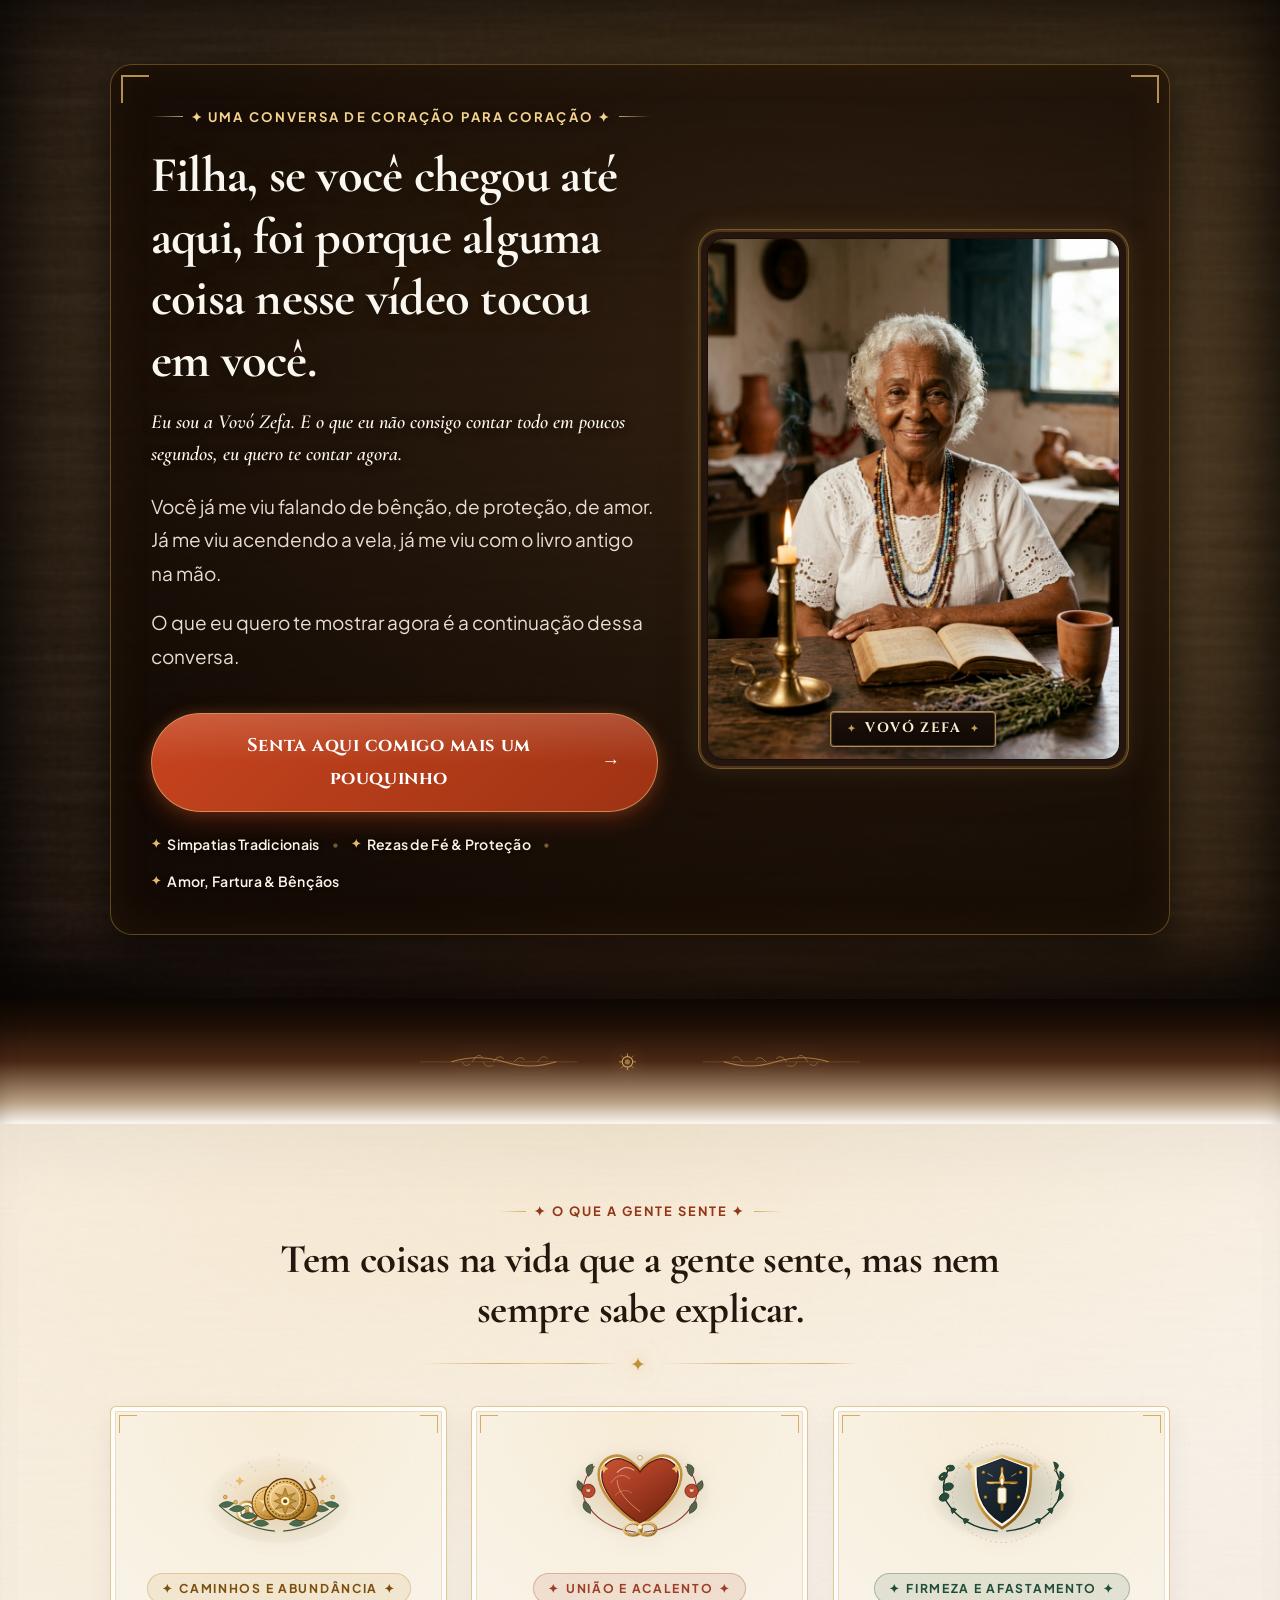
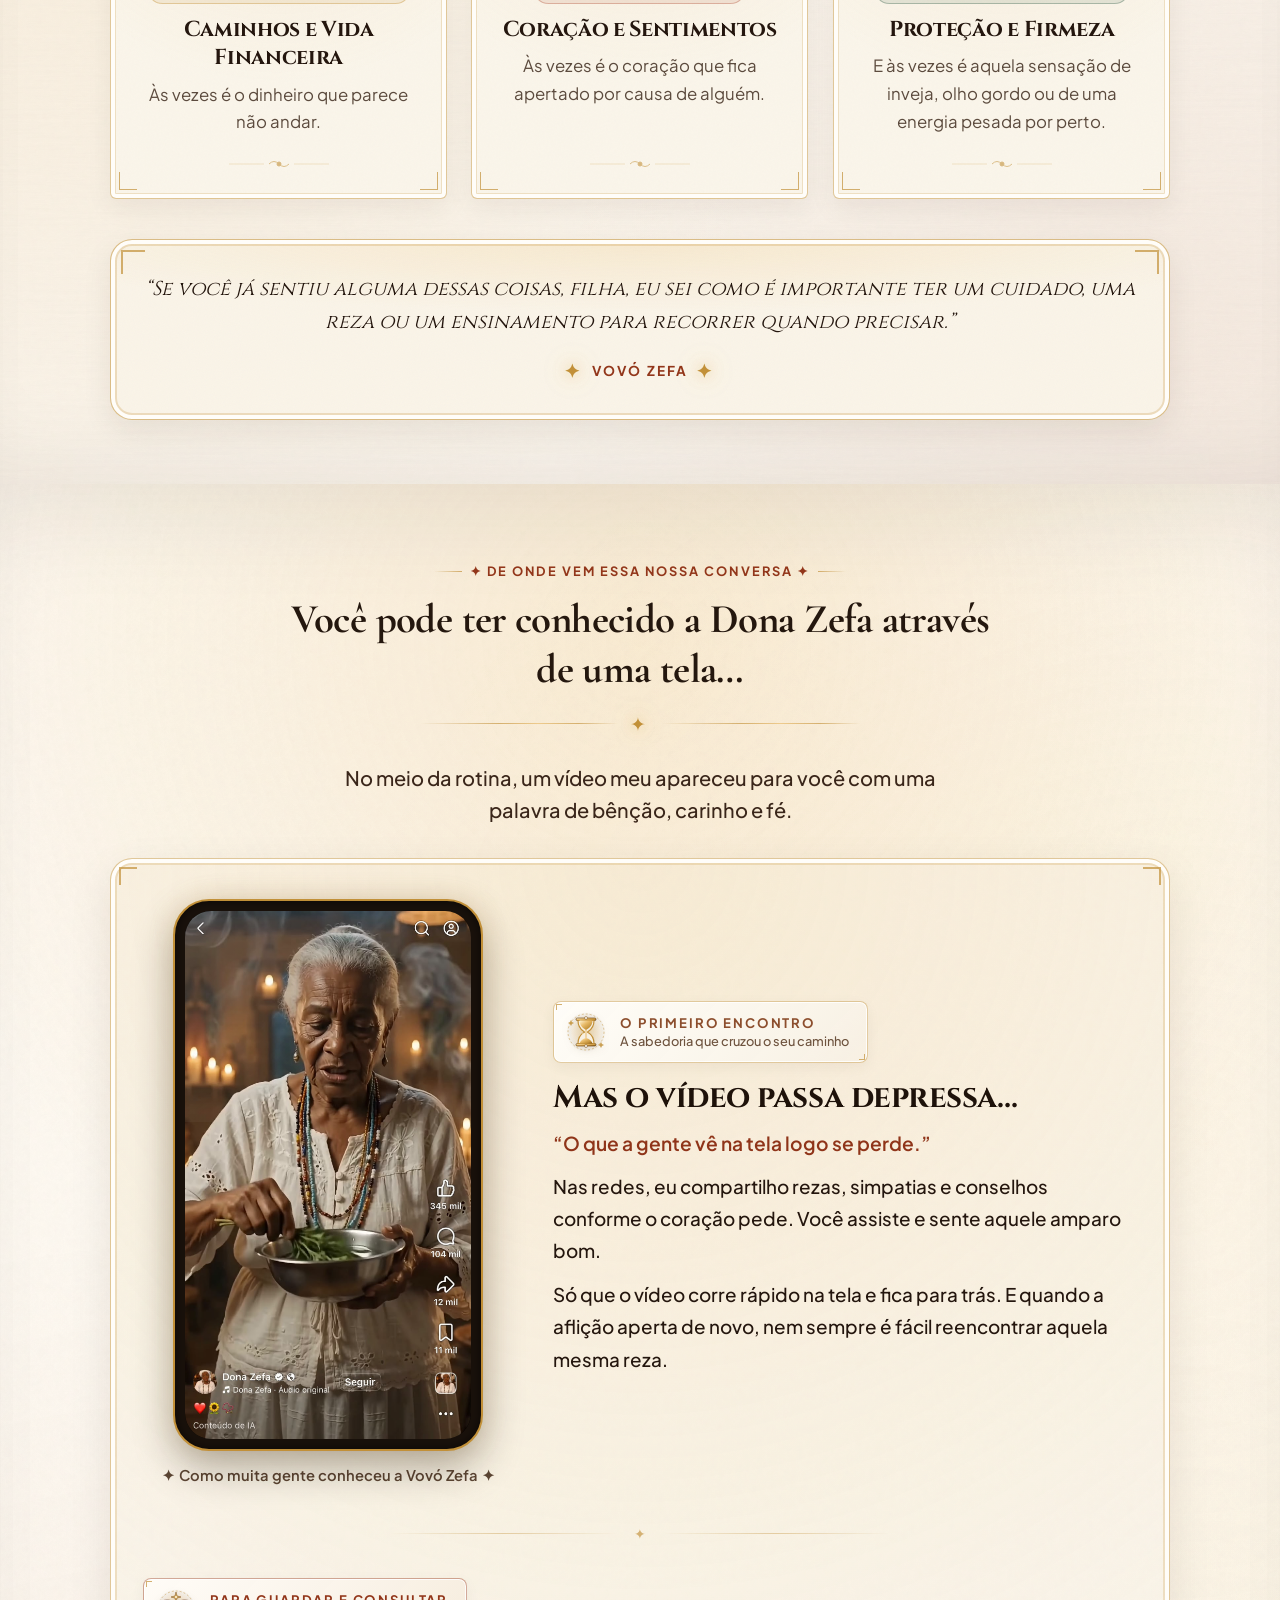
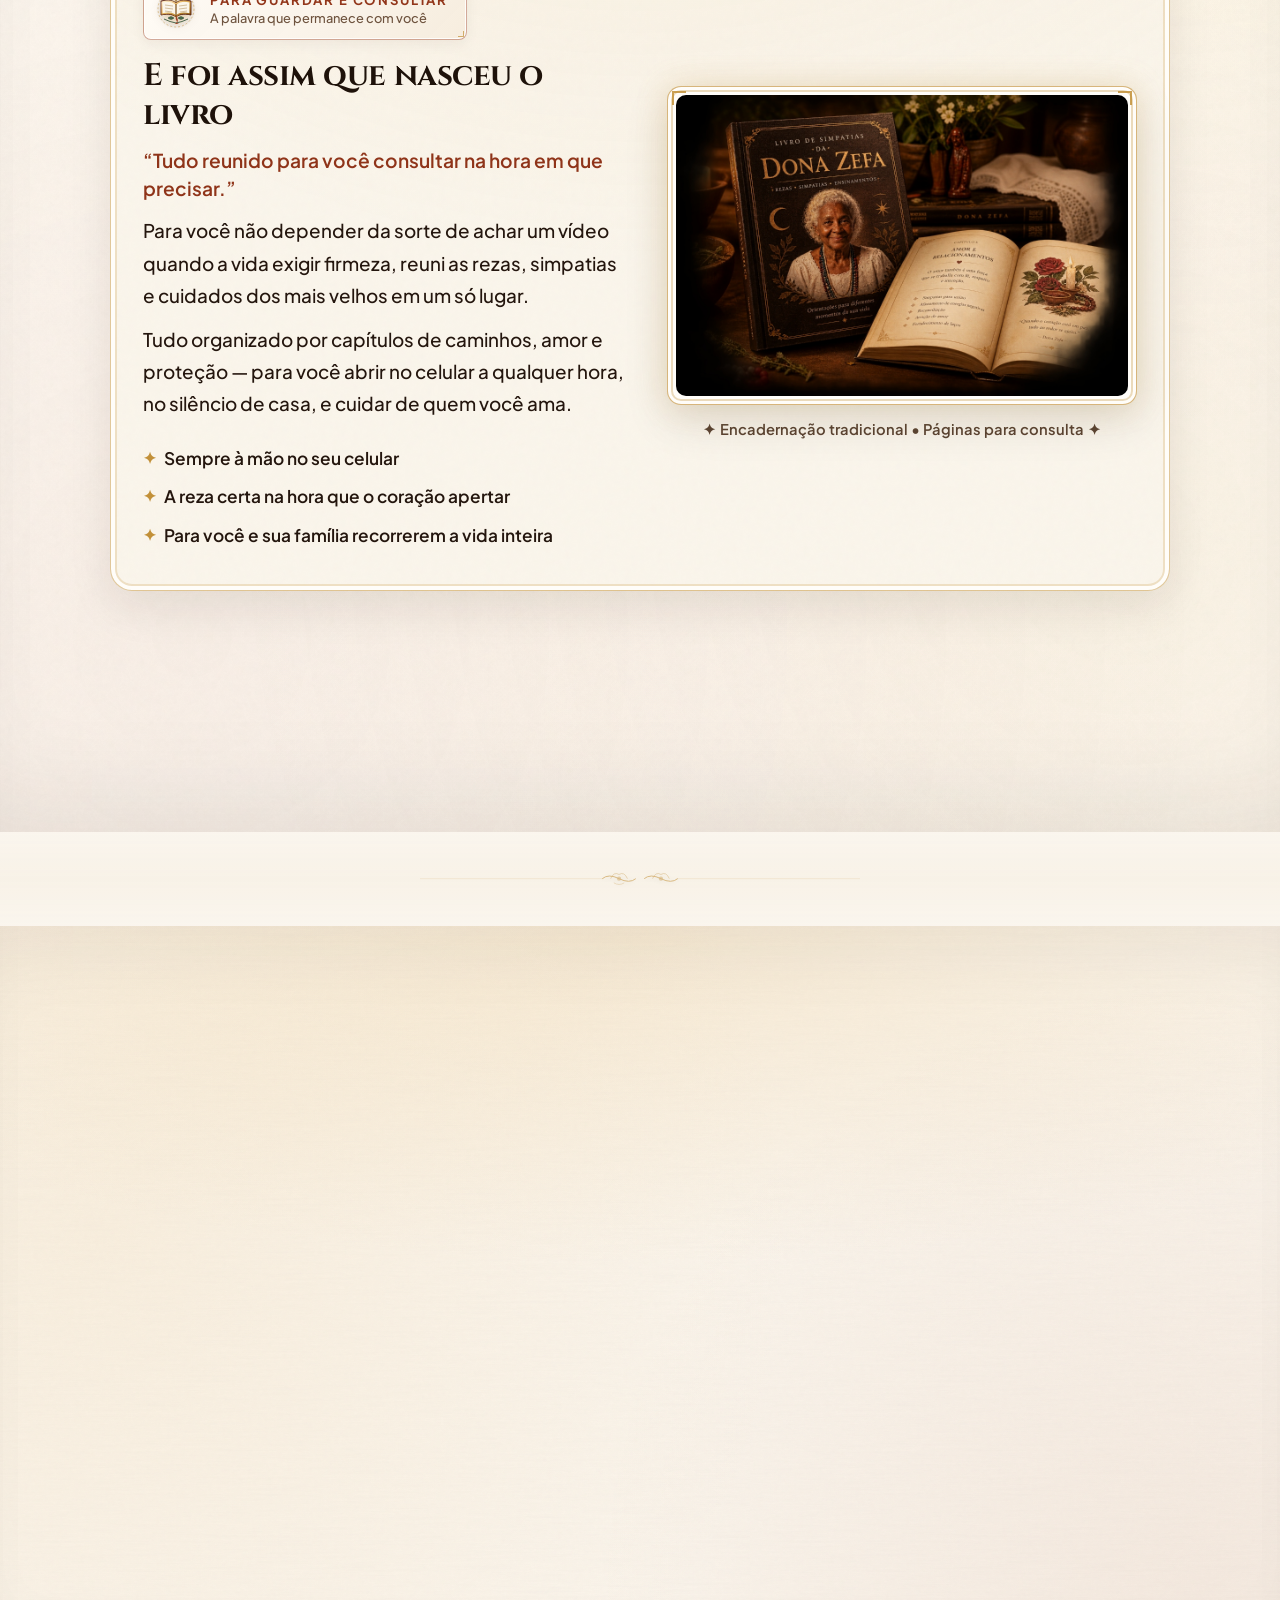
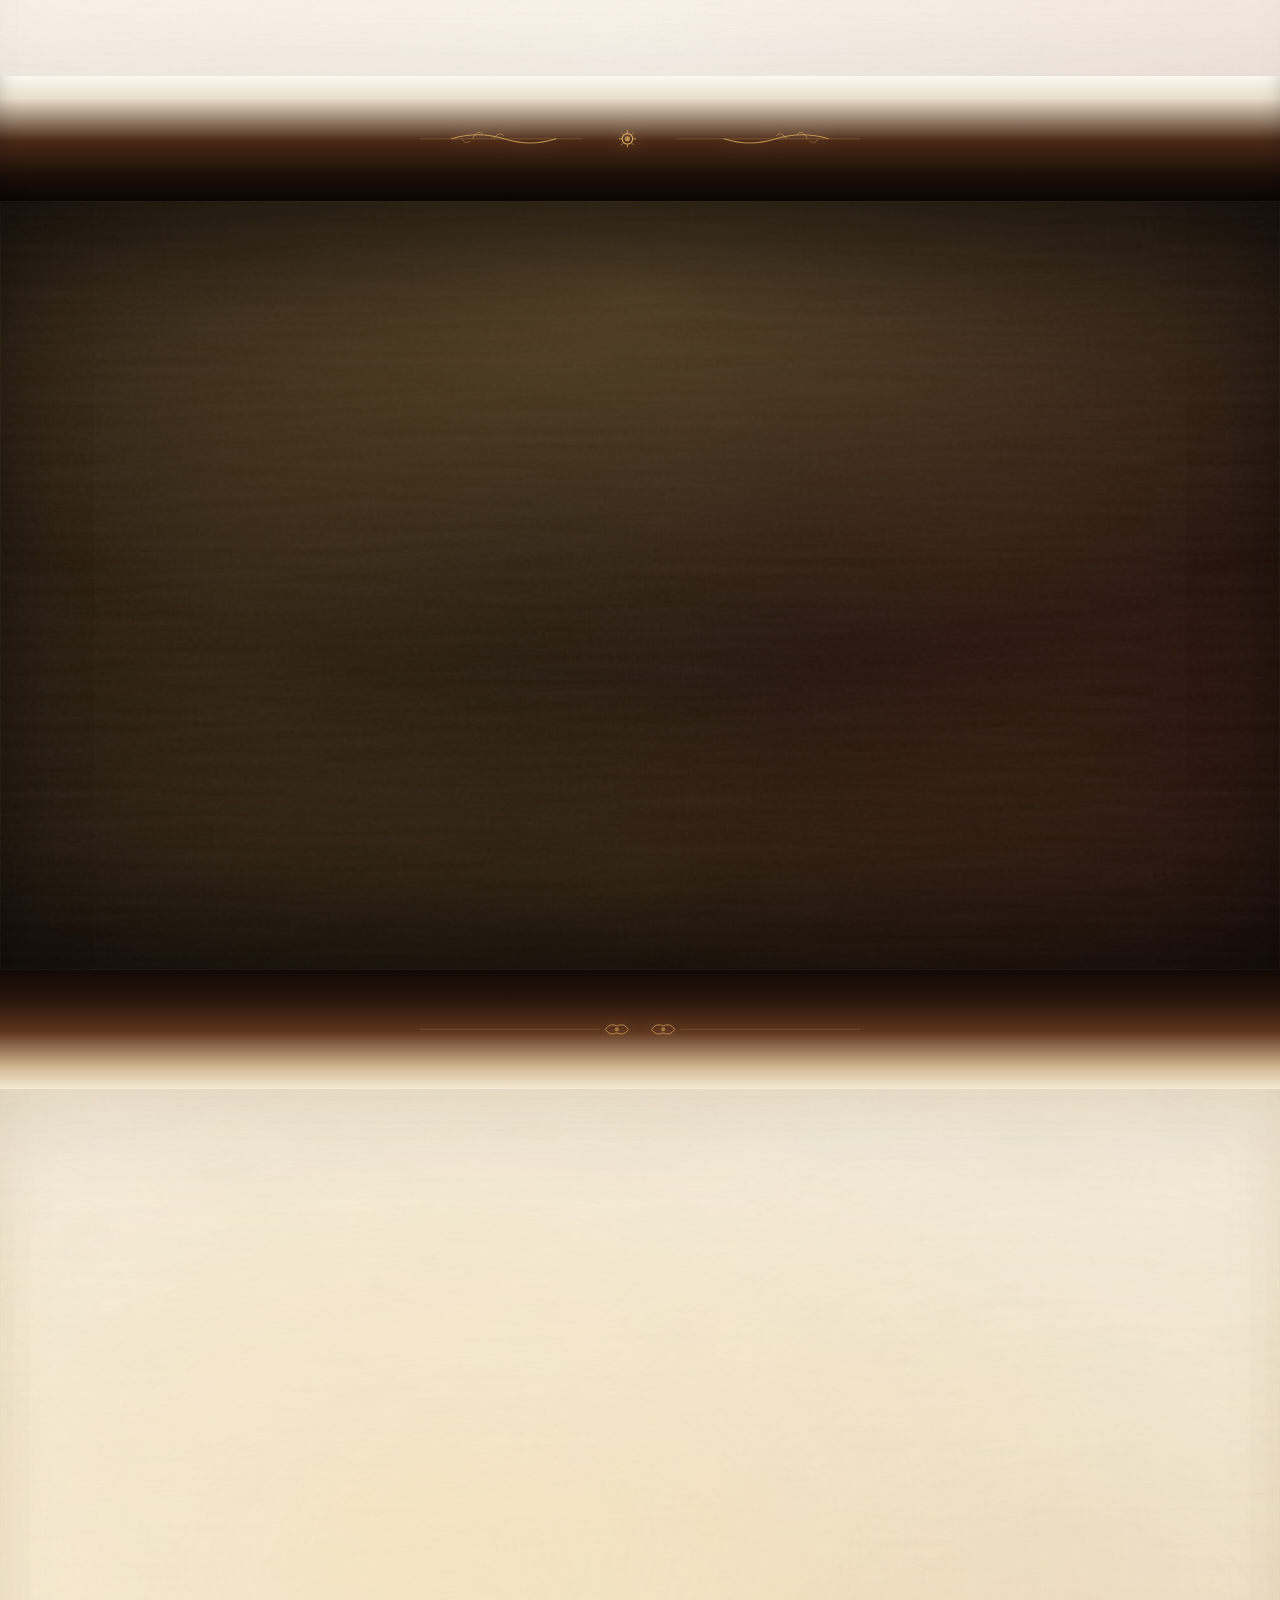
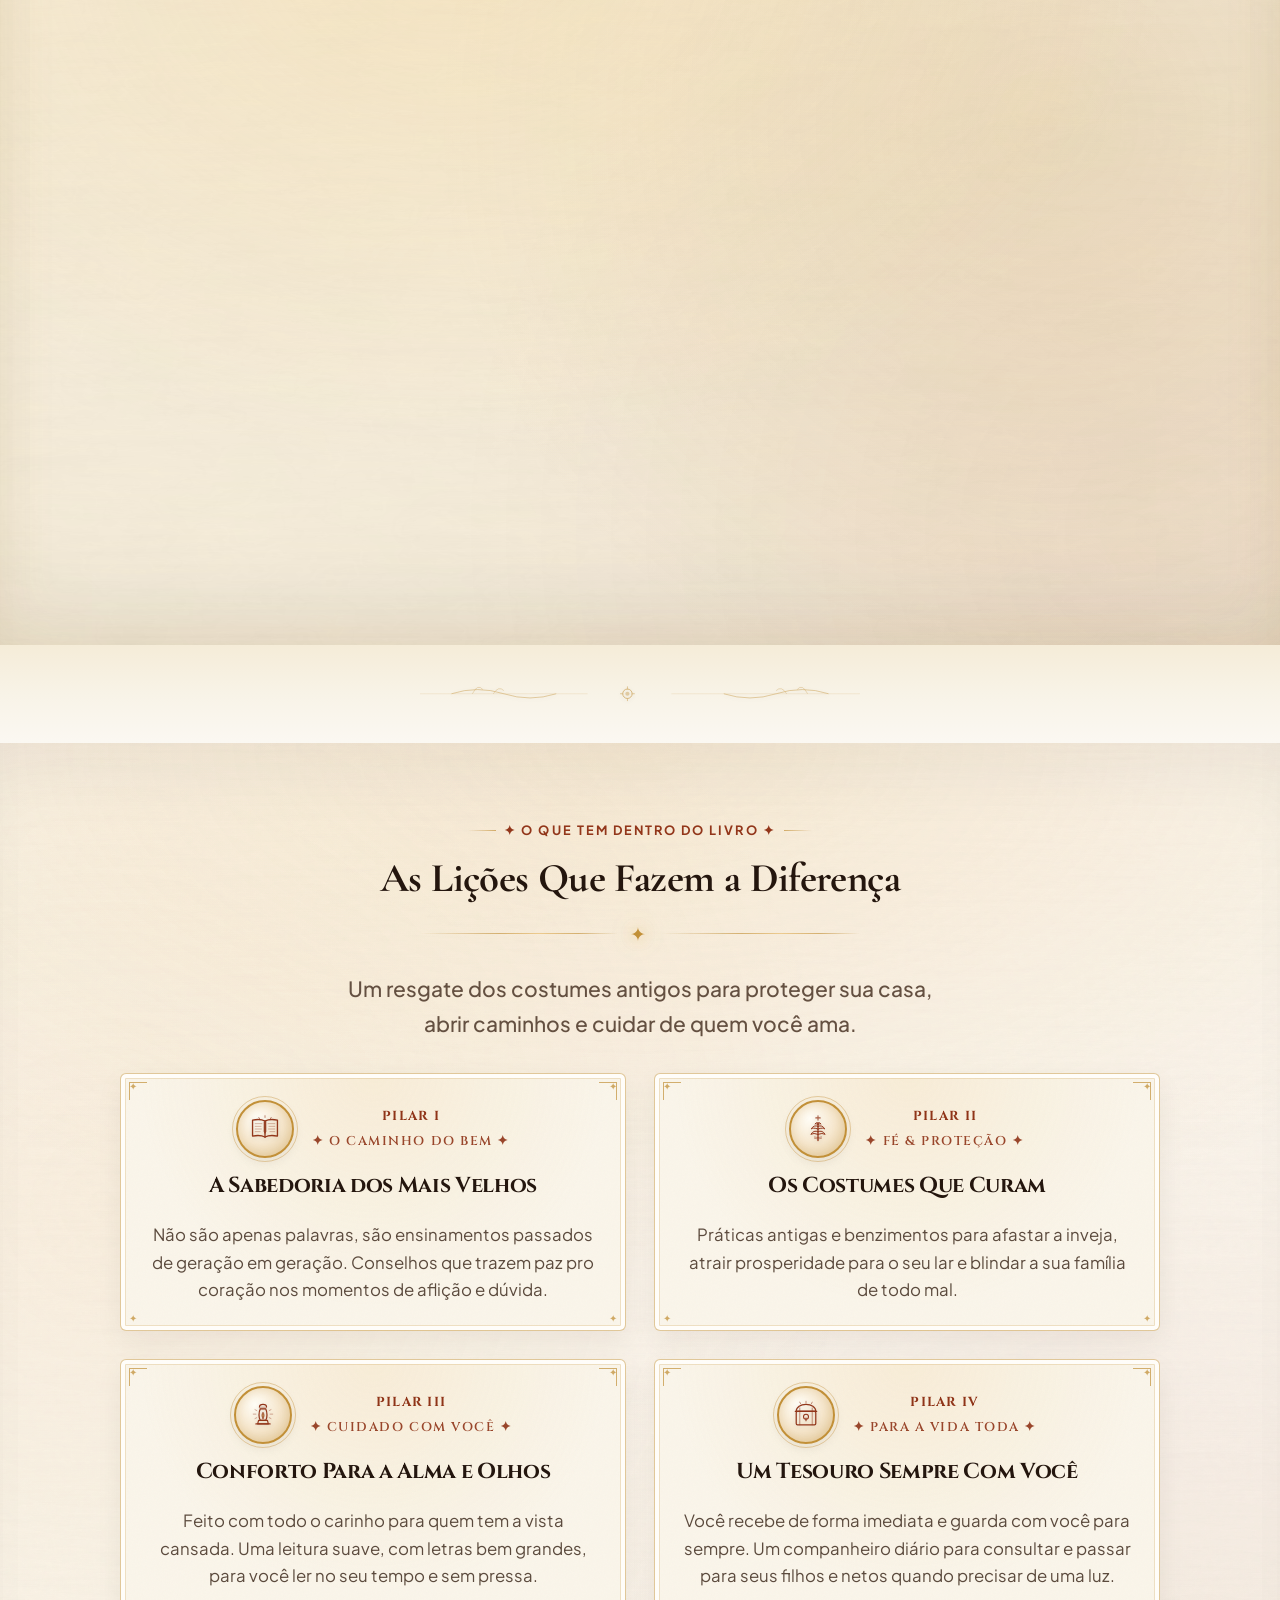
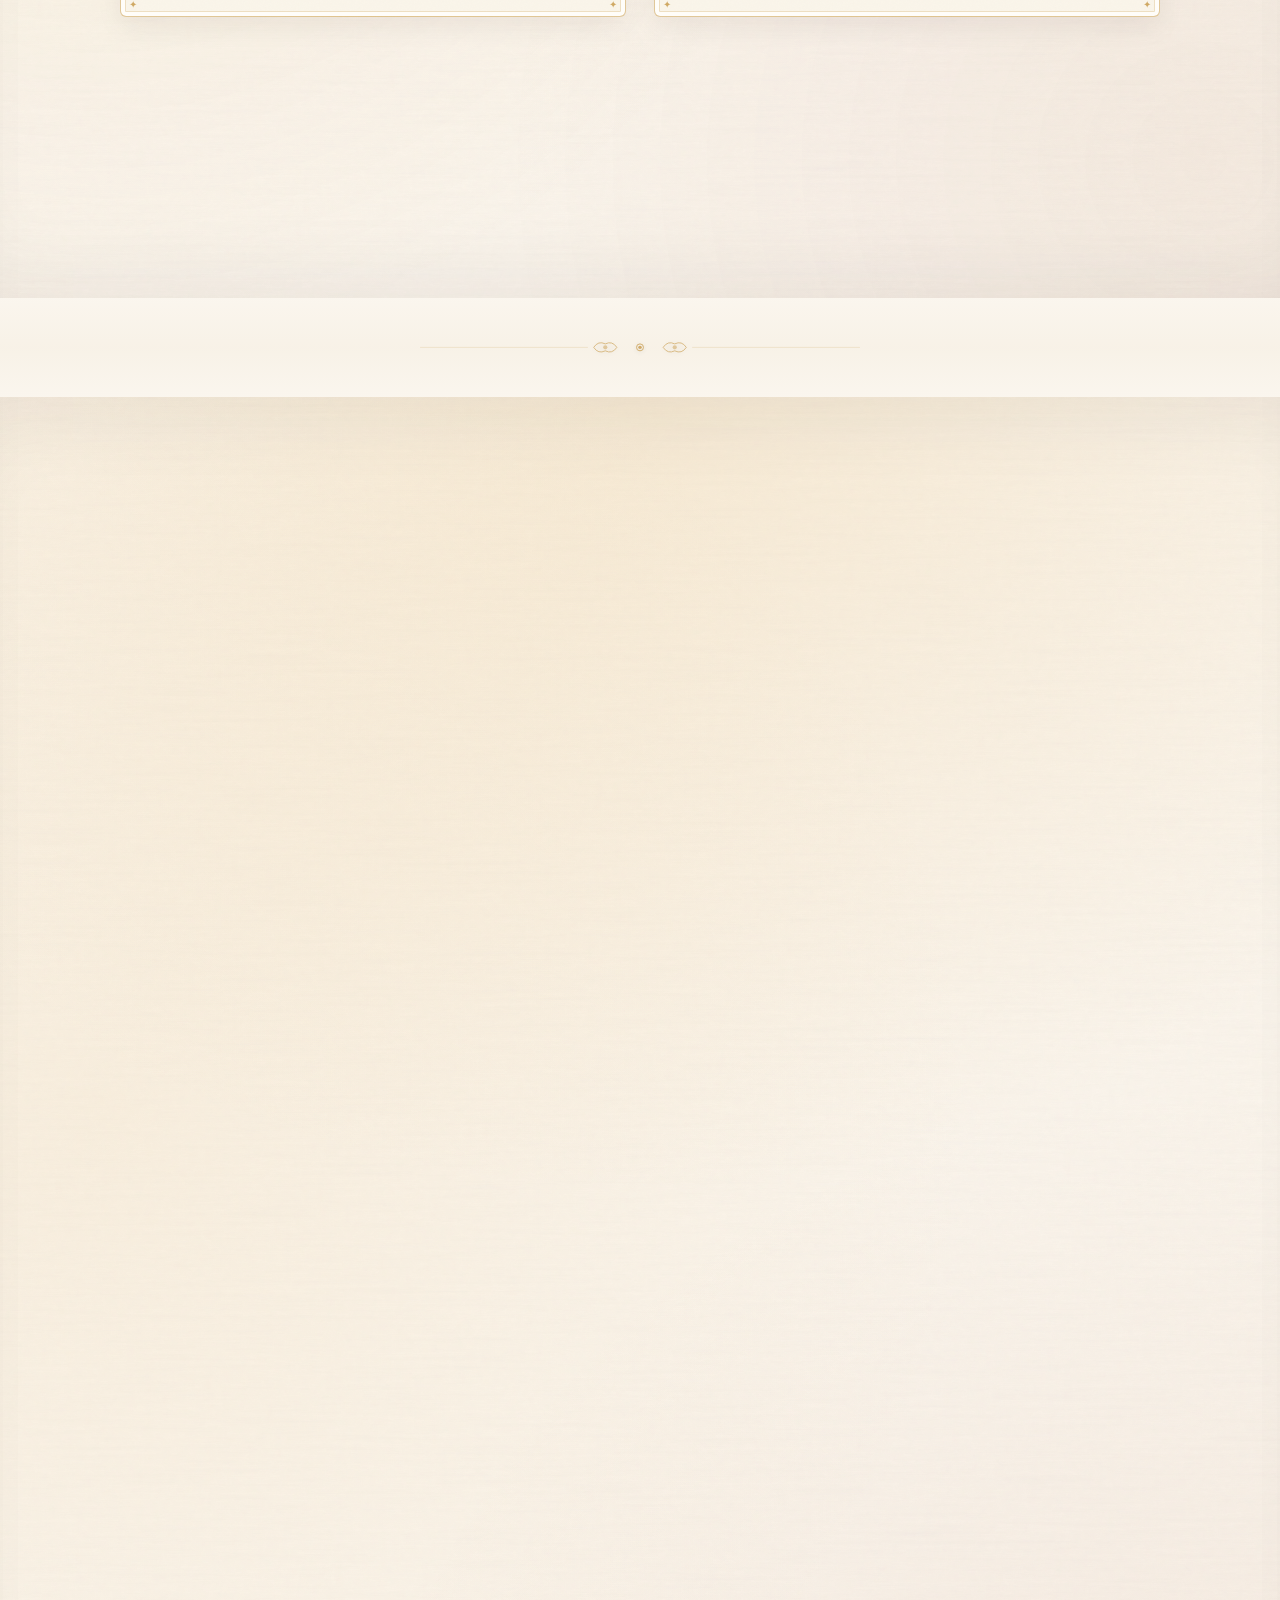
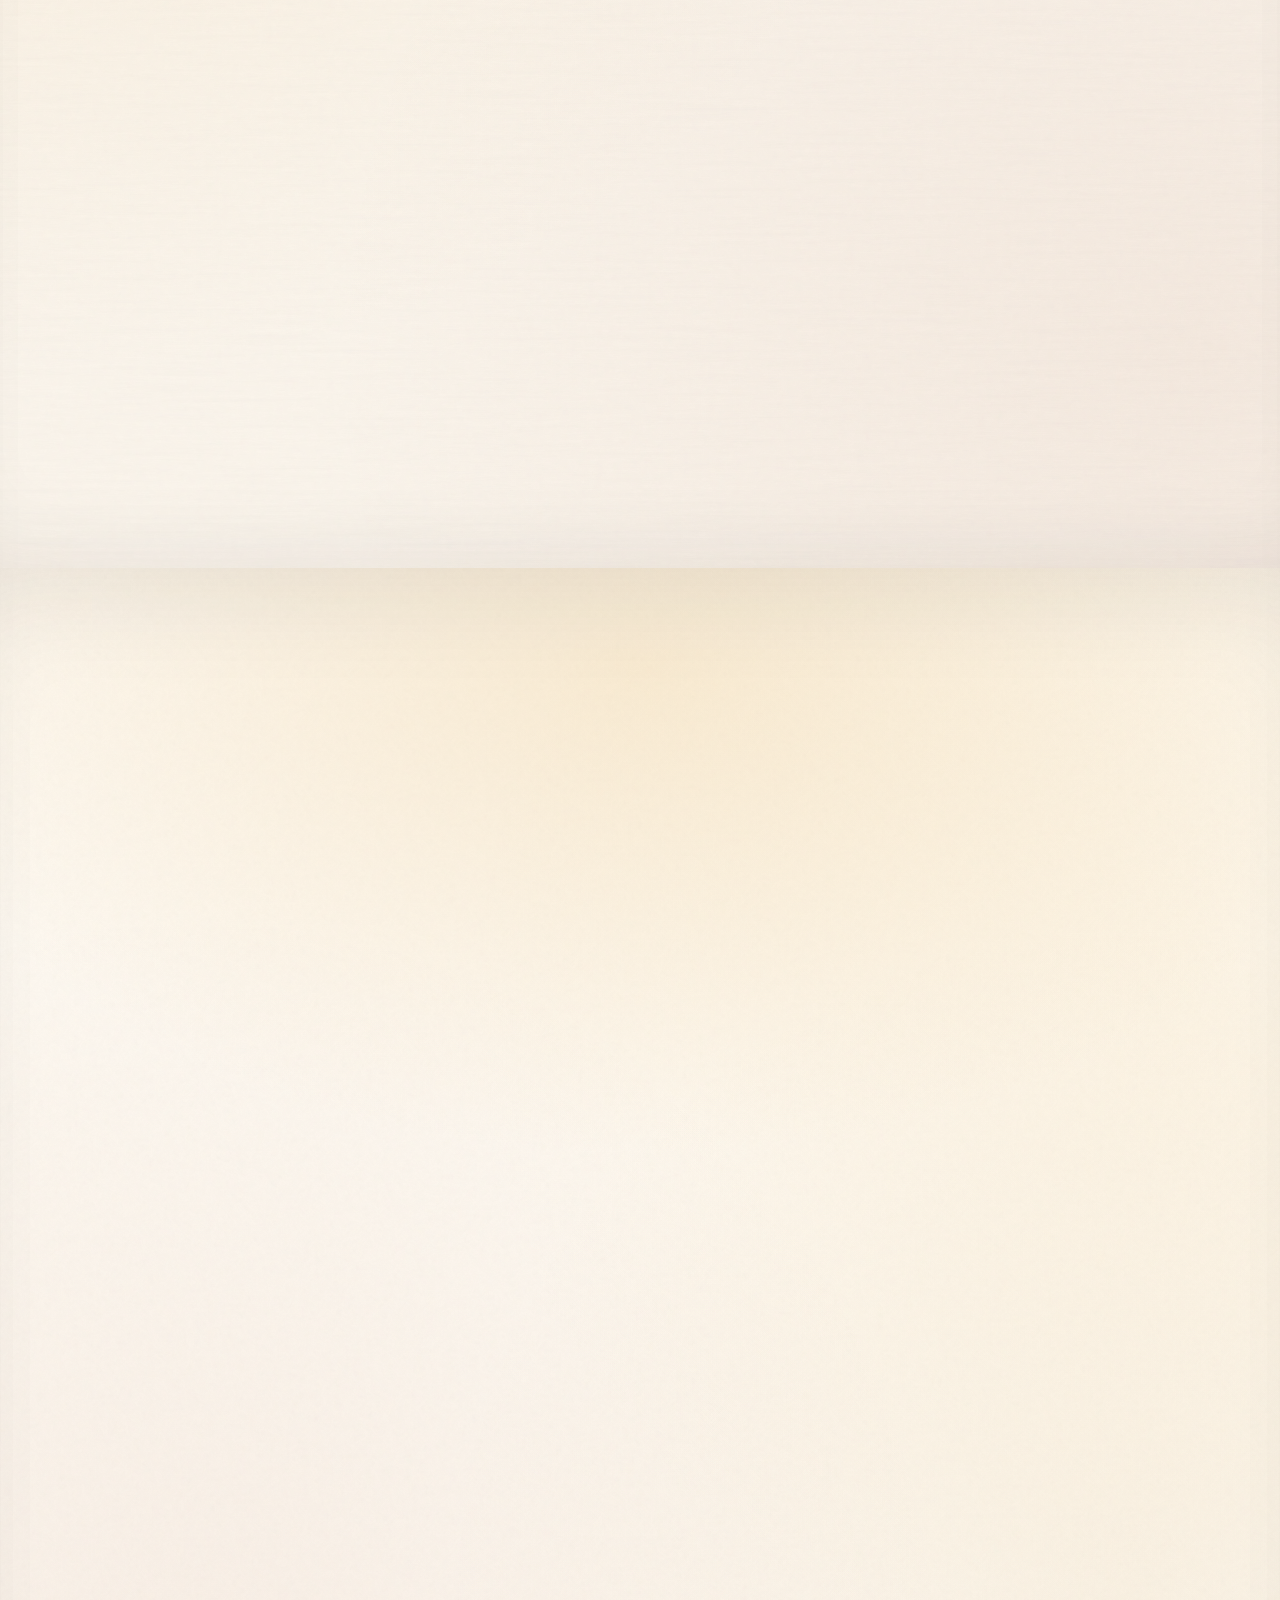
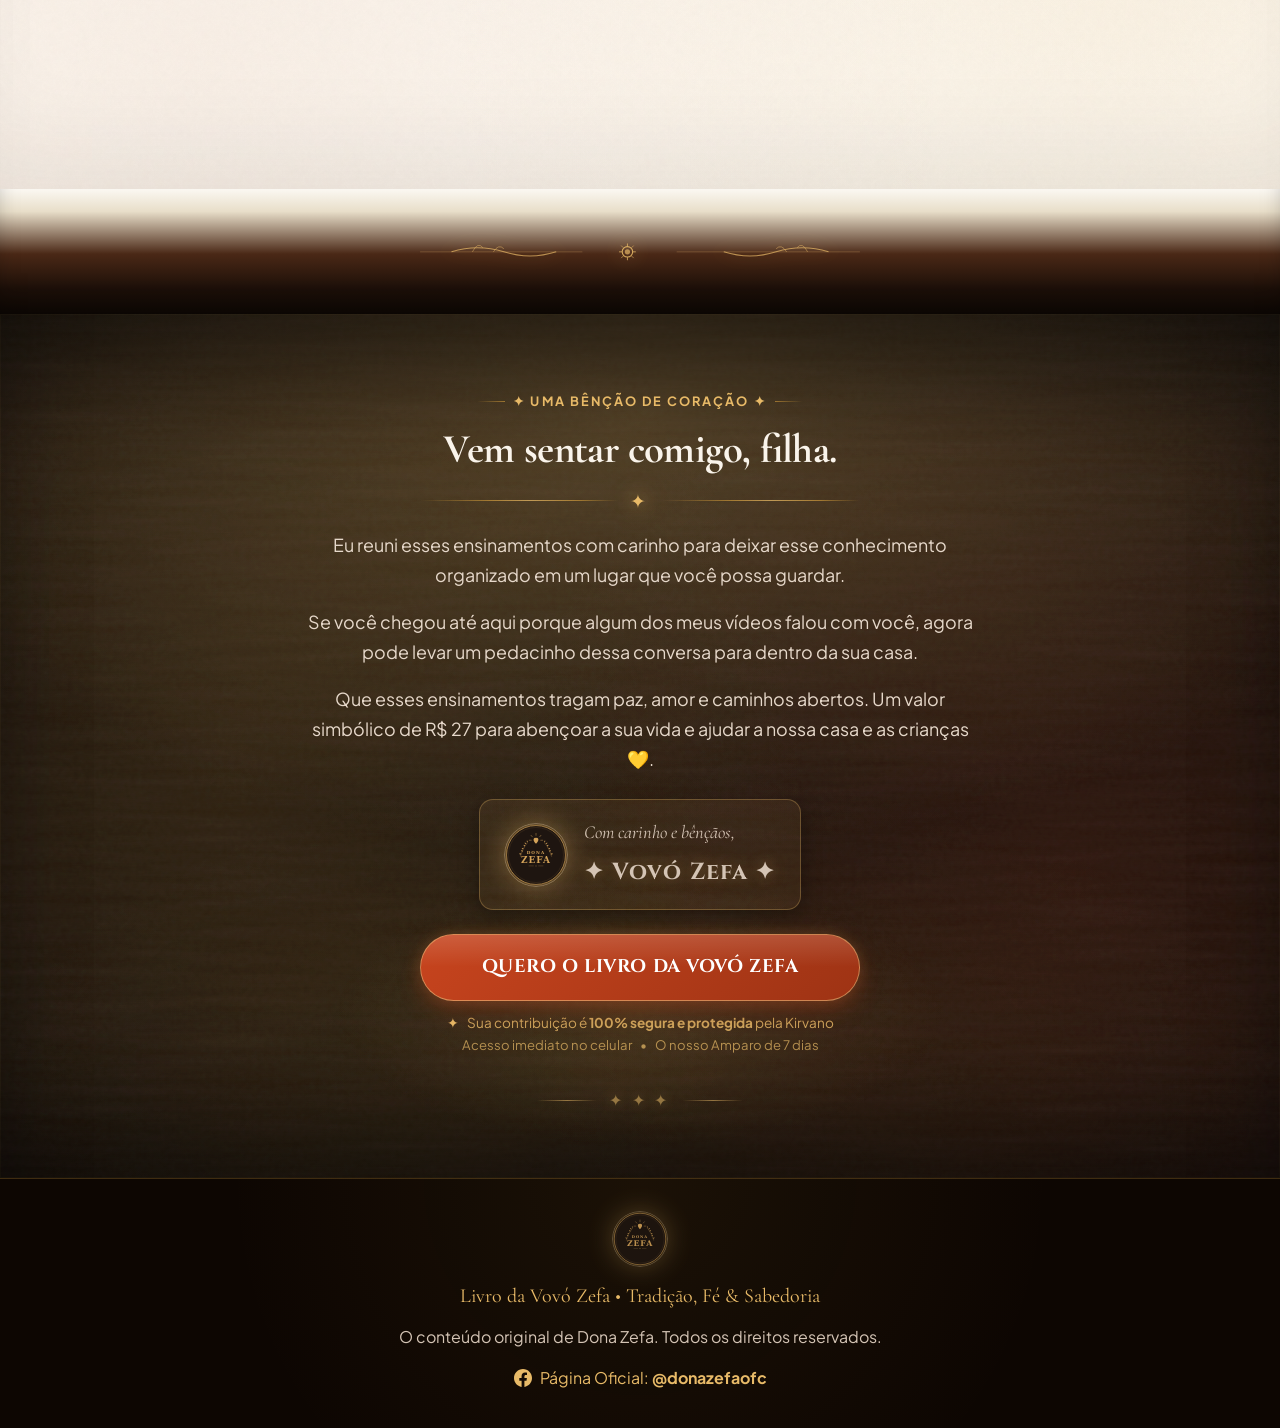
<file: index.html>
<!DOCTYPE html>
<html lang="pt-BR">
<head>
  <meta charset="UTF-8">
  <meta name="viewport" content="width=device-width, initial-scale=1.0">
  <title>Livro da Vovó Zefa — Simpatias, Rezas e Ensinamentos Tradicionais</title>
  
  <meta name="description" content="Tenha com você os ensinamentos, simpatias e rezas da Vovó Zefa reunidos em um livro digital em PDF com letra grande. Conhecimento tradicional para guardar no celular.">
  <meta name="author" content="Vovó Zefa">
  
  <!-- Tipografia Literária e Nobre: Cinzel (Destaques e Selos) + Cormorant Garamond (Títulos e Emoção) + Plus Jakarta Sans (Leitura Sênior) -->
  <link rel="preconnect" href="https://fonts.googleapis.com">
  <link rel="preconnect" href="https://fonts.gstatic.com" crossorigin>
  <link href="https://fonts.googleapis.com/css2?family=Cinzel:wght@600;700;800&family=Cormorant+Garamond:ital,wght@0,500;0,600;0,700;1,400;1,600&family=Plus+Jakarta+Sans:wght@400;500;600;700&display=swap" rel="stylesheet">
  
  <!-- CSS Arquitetado em Camadas -->
  <link rel="stylesheet" href="css/tokens.css">
  <link rel="stylesheet" href="css/base.css">
  <link rel="stylesheet" href="css/layout.css">
  <link rel="stylesheet" href="css/components.css">
  <link rel="stylesheet" href="css/textures.css">

  <!-- Meta Pixel Code -->
  <script>
    !function(f,b,e,v,n,t,s)
    {if(f.fbq)return;n=f.fbq=function(){n.callMethod?
    n.callMethod.apply(n,arguments):n.queue.push(arguments)};
    if(!f._fbq)f._fbq=n;n.push=n;n.loaded=!0;n.version='2.0';
    n.queue=[];t=b.createElement(e);t.async=!0;
    t.src=v;s=b.getElementsByTagName(e)[0];
    s.parentNode.insertBefore(t,s)}(window, document,'script',
    'https://connect.facebook.net/en_US/fbevents.js');
    fbq('init', '1510646930137374');
    fbq('track', 'PageView');
  </script>
  <noscript>
    <img height="1" width="1" style="display:none"
         src="https://www.facebook.com/tr?id=1510646930137374&ev=PageView&noscript=1" />
  </noscript>
  <!-- End Meta Pixel Code -->
</head>
<body>

  <!-- ==========================================================================
       SEÇÃO 01 — HERO / ABERTURA
       Objetivo: Reconhecimento imediato e acolhimento afetuoso
       ========================================================================== -->
  <header class="section section-hero-cinematic" id="inicio">
    <div class="container">
      <div class="hero-wrapper reveal-on-scroll">
        
        <div class="hero-content">
          <div class="hero-kicker-container">
            <span class="section-kicker-flourish hero-kicker-flourish">✦ Uma Conversa de Coração Para Coração ✦</span>
          </div>

          <h1>Filha, se você chegou até aqui, foi porque alguma coisa nesse vídeo tocou em você.</h1>
          
          <p class="subheadline hero-subheadline-amber">Eu sou a Vovó Zefa. E o que eu não consigo contar todo em poucos segundos, eu quero te contar agora.</p>
          
          <p>Você já me viu falando de bênção, de proteção, de amor. Já me viu acendendo a vela, já me viu com o livro antigo na mão.</p>
          
          <p>O que eu quero te mostrar agora é a continuação dessa conversa.</p>
          
          <div class="hero-cta-group">
            <a href="#identificacao" class="btn btn-primary btn-hero" id="cta-hero">
              <span>Senta aqui comigo mais um pouquinho</span>
              <span aria-hidden="true">→</span>
            </a>
            
            <div class="hero-topics-row">
              <span class="hero-topic-item">
                <span class="hero-topic-star" aria-hidden="true">✦</span>
                <span>Simpatias Tradicionais</span>
              </span>
              <span class="hero-topic-divider" aria-hidden="true">•</span>
              <span class="hero-topic-item">
                <span class="hero-topic-star" aria-hidden="true">✦</span>
                <span>Rezas de Fé &amp; Proteção</span>
              </span>
              <span class="hero-topic-divider" aria-hidden="true">•</span>
              <span class="hero-topic-item">
                <span class="hero-topic-star" aria-hidden="true">✦</span>
                <span>Amor, Fartura &amp; Bênçãos</span>
              </span>
            </div>
          </div>
        </div>

        <!-- Moldura de Porta-Retrato Nobre com a Imagem Cinematográfica da Vovó Zefa -->
        <div class="portrait-gilded-frame">
          <div class="portrait-gilded-inner">
            <img 
              src="assets/images/vovo-zefa-hero-cinematic.jpg" 
              alt="Vovó Zefa sentada à mesa de madeira de sua casa com vestido branco, guias coloridas, livro antigo e vela acesa" 
              class="portrait-img-vertical" 
              width="800" 
              height="1000" 
              loading="eager"
            >
            <div class="portrait-nameplate">
              <span class="portrait-nameplate-rivet" aria-hidden="true">✦</span>
              <span class="portrait-nameplate-title">Vovó Zefa</span>
              <span class="portrait-nameplate-rivet" aria-hidden="true">✦</span>
            </div>
          </div>
        </div>

      </div>
    </div>
  </header>

  <!-- Divisor Botânico Suave de Transição entre Hero (Escuro) e Identificação (Linho Claro) -->
  <div class="section-divider-botanical transition-dark-to-light" aria-hidden="true">
    <svg viewBox="0 0 420 36" fill="none" xmlns="http://www.w3.org/2000/svg" color="#C29038">
      <!-- Ramo esquerdo -->
      <path d="M30 18 Q55 10 80 18 Q105 26 130 18" stroke="currentColor" stroke-width="1" opacity="0.6" fill="none"/>
      <path d="M50 18 Q55 8 60 14" stroke="currentColor" stroke-width="0.8" opacity="0.5" fill="none"/>
      <path d="M70 18 Q75 10 80 15" stroke="currentColor" stroke-width="0.8" opacity="0.5" fill="none"/>
      <path d="M40 18 Q43 24 48 20" stroke="currentColor" stroke-width="0.7" opacity="0.45" fill="none"/>
      <path d="M60 18 Q64 25 70 21" stroke="currentColor" stroke-width="0.7" opacity="0.45" fill="none"/>
      <path d="M90 18 Q95 11 100 16" stroke="currentColor" stroke-width="0.8" opacity="0.5" fill="none"/>
      <path d="M112 18 Q117 10 122 15" stroke="currentColor" stroke-width="0.7" opacity="0.45" fill="none"/>
      <!-- Linha central esquerda -->
      <line x1="0" y1="18" x2="150" y2="18" stroke="currentColor" stroke-width="0.6" opacity="0.35"/>
      <!-- Ornamento central -->
      <g transform="translate(198, 18)" opacity="0.9">
        <circle cx="0" cy="0" r="5" fill="none" stroke="currentColor" stroke-width="1"/>
        <circle cx="0" cy="0" r="2.5" fill="currentColor" opacity="0.6"/>
        <path d="M-8 0 L-5 0 M5 0 L8 0 M0 -8 L0 -5 M0 5 L0 8" stroke="currentColor" stroke-width="0.8"/>
        <path d="M-6 -6 L-4 -4 M4 -4 L6 -6 M-6 6 L-4 4 M4 4 L6 6" stroke="currentColor" stroke-width="0.6"/>
      </g>
      <!-- Linha central direita -->
      <line x1="270" y1="18" x2="420" y2="18" stroke="currentColor" stroke-width="0.6" opacity="0.35"/>
      <!-- Ramo direito (espelho) -->
      <path d="M390 18 Q365 10 340 18 Q315 26 290 18" stroke="currentColor" stroke-width="1" opacity="0.6" fill="none"/>
      <path d="M370 18 Q365 8 360 14" stroke="currentColor" stroke-width="0.8" opacity="0.5" fill="none"/>
      <path d="M350 18 Q345 10 340 15" stroke="currentColor" stroke-width="0.8" opacity="0.5" fill="none"/>
      <path d="M380 18 Q377 24 372 20" stroke="currentColor" stroke-width="0.7" opacity="0.45" fill="none"/>
      <path d="M360 18 Q356 25 350 21" stroke="currentColor" stroke-width="0.7" opacity="0.45" fill="none"/>
      <path d="M330 18 Q325 11 320 16" stroke="currentColor" stroke-width="0.8" opacity="0.5" fill="none"/>
      <path d="M308 18 Q303 10 298 15" stroke="currentColor" stroke-width="0.7" opacity="0.45" fill="none"/>
    </svg>
  </div>

  <main>

    <!-- ==========================================================================
         SEÇÃO 02 — IDENTIFICAÇÃO
         Objetivo: Fazer o visitante se reconhecer nos 3 eixos (Dinheiro, Amor, Proteção)
         ========================================================================== -->
    <section class="section section-linen" id="identificacao">
      <div class="container">
        
        <div class="section-header text-center reveal-on-scroll">
          <span class="section-kicker-flourish">✦ O Que A Gente Sente ✦</span>
          <h2>Tem coisas na vida que a gente sente, mas nem sempre sabe explicar.</h2>
          <div class="ornament-divider" aria-hidden="true">
            <span class="ornament-symbol">✦</span>
          </div>
        </div>

        <div class="grid-3">
          
          <!-- Eixo 1: Dinheiro / Prosperidade -->
          <article class="pillar-card reveal-on-scroll">
            <div class="pillar-card-bottom-corners" aria-hidden="true"></div>
            
            <div class="pillar-illustration-box pillar-theme-money" aria-hidden="true">
              <svg viewBox="0 0 200 120" fill="none" xmlns="http://www.w3.org/2000/svg" class="pillar-illustration-svg" aria-hidden="true">
                <defs>
                  <linearGradient id="goldCoinGrad" x1="0" y1="0" x2="1" y2="1">
                    <stop offset="0%" stop-color="#FFF4D0"/>
                    <stop offset="30%" stop-color="#E8BA68"/>
                    <stop offset="70%" stop-color="#C29038"/>
                    <stop offset="100%" stop-color="#8C5C15"/>
                  </linearGradient>
                  <linearGradient id="goldKeyGrad" x1="0" y1="0" x2="1" y2="0.8">
                    <stop offset="0%" stop-color="#FCE5A2"/>
                    <stop offset="50%" stop-color="#C29038"/>
                    <stop offset="100%" stop-color="#70440C"/>
                  </linearGradient>
                  <radialGradient id="sunburstMoney" cx="50%" cy="55%" r="50%">
                    <stop offset="0%" stop-color="rgba(232, 186, 104, 0.28)"/>
                    <stop offset="70%" stop-color="rgba(194, 144, 56, 0.08)"/>
                    <stop offset="100%" stop-color="transparent"/>
                  </radialGradient>
                </defs>

                <!-- Halo de Fundo -->
                <ellipse cx="100" cy="62" rx="72" ry="45" fill="url(#sunburstMoney)"/>

                <!-- Raios de Prosperidade e Caminhos Abertos -->
                <g stroke="#C29038" stroke-width="0.75" stroke-dasharray="2 3" opacity="0.45">
                  <line x1="100" y1="20" x2="100" y2="32"/>
                  <line x1="70" y1="28" x2="78" y2="38"/>
                  <line x1="130" y1="28" x2="122" y2="38"/>
                  <line x1="48" y1="48" x2="60" y2="54"/>
                  <line x1="152" y1="48" x2="140" y2="54"/>
                </g>

                <!-- Chave Ancestral de Latão (Caminhos Abertos) Cruzada em Ângulo -->
                <g transform="translate(100, 60) rotate(-28) translate(-50, -10)">
                  <circle cx="15" cy="10" r="10" stroke="url(#goldKeyGrad)" stroke-width="2.2" fill="#FAF5EA"/>
                  <circle cx="15" cy="10" r="6" stroke="#8C5C15" stroke-width="0.9" fill="none"/>
                  <circle cx="15" cy="10" r="2.5" fill="#C29038"/>
                  <path d="M25 10 L82 10" stroke="url(#goldKeyGrad)" stroke-width="2.8" stroke-linecap="round"/>
                  <path d="M72 10 L72 17 M78 10 L78 20 L84 20 L84 10" stroke="url(#goldKeyGrad)" stroke-width="2" stroke-linejoin="round" fill="none"/>
                  <circle cx="50" cy="10" r="2.2" fill="#8C5C15"/>
                </g>

                <!-- Ramos de Trigo e Louro da Fartura (Verde Oliva Envelhecido + Ouro) -->
                <g stroke="#3B583E" fill="#4A6B4E" stroke-width="0.8">
                  <path d="M96 95 Q65 92 42 70" stroke-width="1.2" fill="none"/>
                  <path d="M42 70 Q48 64 56 68 Q49 75 42 70 Z"/>
                  <path d="M52 74 Q60 67 67 73 Q60 79 52 74 Z"/>
                  <path d="M63 80 Q71 74 78 80 Q71 86 63 80 Z"/>
                  <path d="M75 87 Q84 81 90 88 Q82 93 75 87 Z"/>
                  <circle cx="48" cy="62" r="1.8" fill="#E8BA68" stroke="#8C5C15" stroke-width="0.5"/>
                  <circle cx="58" cy="67" r="1.8" fill="#E8BA68" stroke="#8C5C15" stroke-width="0.5"/>
                  <circle cx="69" cy="73" r="1.8" fill="#E8BA68" stroke="#8C5C15" stroke-width="0.5"/>
                </g>
                <g stroke="#3B583E" fill="#4A6B4E" stroke-width="0.8">
                  <path d="M104 95 Q135 92 158 70" stroke-width="1.2" fill="none"/>
                  <path d="M158 70 Q152 64 144 68 Q151 75 158 70 Z"/>
                  <path d="M148 74 Q140 67 133 73 Q140 79 148 74 Z"/>
                  <path d="M137 80 Q129 74 122 80 Q129 86 137 80 Z"/>
                  <path d="M125 87 Q116 81 110 88 Q118 93 125 87 Z"/>
                  <circle cx="152" cy="62" r="1.8" fill="#E8BA68" stroke="#8C5C15" stroke-width="0.5"/>
                  <circle cx="142" cy="67" r="1.8" fill="#E8BA68" stroke="#8C5C15" stroke-width="0.5"/>
                  <circle cx="131" cy="73" r="1.8" fill="#E8BA68" stroke="#8C5C15" stroke-width="0.5"/>
                </g>

                <!-- Moedas Antigas de Ouro com Entalhes Nobres -->
                <g transform="translate(74, 52)">
                  <circle cx="16" cy="16" r="16" fill="url(#goldCoinGrad)" stroke="#70440C" stroke-width="1"/>
                  <circle cx="16" cy="16" r="13" stroke="#8C5C15" stroke-dasharray="1.5 1.5" stroke-width="0.8" fill="none"/>
                  <polygon points="16,6 18.5,13 26,13 20,17.5 22.5,24.5 16,20 9.5,24.5 12,17.5 6,13 13.5,13" fill="#FFF4D0" opacity="0.6"/>
                </g>

                <g transform="translate(108, 55)">
                  <circle cx="15" cy="15" r="15" fill="url(#goldCoinGrad)" stroke="#70440C" stroke-width="1"/>
                  <circle cx="15" cy="15" r="12" stroke="#8C5C15" stroke-dasharray="1.5 1.5" stroke-width="0.8" fill="none"/>
                  <path d="M15 8 L15 22 M8 15 L22 15" stroke="#70440C" stroke-width="1.2"/>
                  <circle cx="15" cy="15" r="4" fill="#FFF4D0" opacity="0.75"/>
                </g>

                <!-- Moeda Central Principal -->
                <g transform="translate(86, 44)">
                  <circle cx="20" cy="20" r="20" fill="url(#goldCoinGrad)" stroke="#613A08" stroke-width="1.3"/>
                  <circle cx="20" cy="20" r="17" stroke="#70440C" stroke-dasharray="2 1.5" stroke-width="1" fill="none"/>
                  <circle cx="20" cy="20" r="14.5" stroke="#FFF4D0" stroke-width="0.7" fill="#FAF5EA" fill-opacity="0.2"/>
                  <path d="M20 9 L22.5 16.5 L30 14 L24.5 19.5 L31 22 L24.5 24.5 L30 30 L22.5 27.5 L20 35 L17.5 27.5 L10 30 L15.5 24.5 L9 22 L15.5 19.5 L10 14 L17.5 16.5 Z" fill="#C29038" stroke="#8C5C15" stroke-width="0.6"/>
                  <circle cx="20" cy="22" r="4" fill="#FFF4D0"/>
                  <circle cx="20" cy="22" r="2" fill="#70440C"/>
                </g>

                <!-- Faíscas de Prosperidade -->
                <g fill="#E8BA68">
                  <path d="M62 42 L63.5 45 L66.5 46.5 L63.5 48 L62 51 L60.5 48 L57.5 46.5 L60.5 45 Z"/>
                  <path d="M142 40 L143.5 43 L146.5 44.5 L143.5 46 L142 49 L140.5 46 L137.5 44.5 L140.5 43 Z"/>
                </g>
              </svg>
            </div>
            
            <span class="pillar-subtitle-tag pillar-tag-money">
              <span>✦</span> Caminhos e Abundância <span>✦</span>
            </span>
            <h3 class="pillar-title">Caminhos e Vida Financeira</h3>
            <p>Às vezes é o dinheiro que parece não andar.</p>
            
            <!-- Divisor Botânico de Trigo -->
            <div class="pillar-botanical-footer" aria-hidden="true">
              <svg viewBox="0 0 120 16" fill="none" stroke="currentColor">
                <line x1="10" y1="8" x2="45" y2="8" stroke-width="0.7" opacity="0.5"/>
                <path d="M50 8 Q55 3 60 8 Q65 13 70 8" stroke-width="0.9"/>
                <circle cx="60" cy="8" r="2" fill="currentColor"/>
                <line x1="75" y1="8" x2="110" y2="8" stroke-width="0.7" opacity="0.5"/>
              </svg>
            </div>
          </article>

          <!-- Eixo 2: Amor / Sentimentos -->
          <article class="pillar-card reveal-on-scroll">
            <div class="pillar-card-bottom-corners" aria-hidden="true"></div>
            
            <div class="pillar-illustration-box pillar-theme-love" aria-hidden="true">
              <svg viewBox="0 0 200 120" fill="none" xmlns="http://www.w3.org/2000/svg" class="pillar-illustration-svg" aria-hidden="true">
                <defs>
                  <linearGradient id="heartTerracottaGrad" x1="0" y1="0" x2="0.8" y2="1">
                    <stop offset="0%" stop-color="#C75232"/>
                    <stop offset="45%" stop-color="#A83D24"/>
                    <stop offset="100%" stop-color="#732410"/>
                  </linearGradient>
                  <radialGradient id="sunburstLove" cx="50%" cy="50%" r="50%">
                    <stop offset="0%" stop-color="rgba(199, 82, 50, 0.22)"/>
                    <stop offset="70%" stop-color="rgba(194, 144, 56, 0.08)"/>
                    <stop offset="100%" stop-color="transparent"/>
                  </radialGradient>
                  <linearGradient id="goldRingGrad" x1="0" y1="0" x2="1" y2="1">
                    <stop offset="0%" stop-color="#FFF5D6"/>
                    <stop offset="50%" stop-color="#D4A23D"/>
                    <stop offset="100%" stop-color="#8C5C15"/>
                  </linearGradient>
                </defs>

                <!-- Halo de Afeto -->
                <ellipse cx="100" cy="58" rx="70" ry="44" fill="url(#sunburstLove)"/>

                <!-- Ramos de Rosas Antigas Envolvendo o Coração -->
                <g stroke="#8A422E" fill="none" stroke-width="1.1">
                  <path d="M96 96 Q60 92 46 64 Q42 46 56 32"/>
                  <path d="M52 78 Q42 74 46 66 Q54 70 52 78 Z" fill="#58634B" stroke="#3D4733" stroke-width="0.7"/>
                  <path d="M46 58 Q36 54 40 46 Q48 50 46 58 Z" fill="#58634B" stroke="#3D4733" stroke-width="0.7"/>
                  <path d="M50 42 Q44 32 54 30 Q56 38 50 42 Z" fill="#58634B" stroke="#3D4733" stroke-width="0.7"/>
                  <g transform="translate(42, 48)">
                    <circle cx="8" cy="8" r="6.5" fill="#B8492D" stroke="#732410" stroke-width="0.8"/>
                    <path d="M5 8 Q8 4 11 8 Q8 12 5 8 Z" fill="#FAF5EA" opacity="0.6"/>
                    <path d="M6 6 Q8 9 10 6" stroke="#FAF5EA" stroke-width="0.7"/>
                  </g>
                </g>

                <g stroke="#8A422E" fill="none" stroke-width="1.1">
                  <path d="M104 96 Q140 92 154 64 Q158 46 144 32"/>
                  <path d="M148 78 Q158 74 154 66 Q146 70 148 78 Z" fill="#58634B" stroke="#3D4733" stroke-width="0.7"/>
                  <path d="M154 58 Q164 54 160 46 Q152 50 154 58 Z" fill="#58634B" stroke="#3D4733" stroke-width="0.7"/>
                  <path d="M150 42 Q156 32 146 30 Q144 38 150 42 Z" fill="#58634B" stroke="#3D4733" stroke-width="0.7"/>
                  <g transform="translate(142, 48)">
                    <circle cx="8" cy="8" r="6.5" fill="#B8492D" stroke="#732410" stroke-width="0.8"/>
                    <path d="M5 8 Q8 4 11 8 Q8 12 5 8 Z" fill="#FAF5EA" opacity="0.6"/>
                    <path d="M6 6 Q8 9 10 6" stroke="#FAF5EA" stroke-width="0.7"/>
                  </g>
                </g>

                <!-- Coração Nobre Entalhado em Xilogravura Clássica -->
                <g transform="translate(100, 52)">
                  <path d="M0 38 C-28 20 -40 2 -40 -12 C-40 -26 -26 -34 -14 -28 C-6 -24 0 -16 0 -16 C0 -16 6 -24 14 -28 C26 -34 40 -26 40 -12 C40 2 28 20 0 38 Z" fill="#FAF5EA" stroke="#C29038" stroke-width="2.5"/>
                  <path d="M0 36 C-26 19 -37 2 -37 -11 C-37 -23 -24 -31 -13 -25 C-5 -22 0 -14 0 -14 C0 -14 5 -22 13 -25 C24 -31 37 -23 37 -11 C37 2 26 19 0 36 Z" fill="url(#heartTerracottaGrad)" stroke="#5E1B0A" stroke-width="1.2"/>
                  
                  <!-- Linhas Artísticas de Xilogravura Interna -->
                  <path d="M-22 -14 Q-14 -22 -6 -16" stroke="#FAF5EA" stroke-width="1" stroke-linecap="round" opacity="0.65"/>
                  <path d="M-28 -4 Q-20 -16 -10 -8" stroke="#FAF5EA" stroke-width="0.8" stroke-linecap="round" opacity="0.45"/>
                  <path d="M-24 8 Q-16 0 -8 6" stroke="#FAF5EA" stroke-width="0.7" stroke-linecap="round" opacity="0.35"/>
                  <path d="M0 24 C-16 12 -22 2 -22 -6" stroke="#F5D38E" stroke-width="0.9" stroke-linecap="round" opacity="0.6"/>
                  <circle cx="0" cy="-28" r="2.2" fill="#FAF5EA" stroke="#C29038" stroke-width="0.8"/>
                </g>

                <!-- Duas Alianças Douradas de União na Base do Coração -->
                <g transform="translate(100, 93)">
                  <ellipse cx="-7" cy="0" rx="9" ry="6.5" fill="none" stroke="url(#goldRingGrad)" stroke-width="2"/>
                  <ellipse cx="-7" cy="0" rx="7.2" ry="4.8" fill="none" stroke="#70440C" stroke-width="0.6"/>
                  <ellipse cx="7" cy="0" rx="9" ry="6.5" fill="none" stroke="url(#goldRingGrad)" stroke-width="2"/>
                  <ellipse cx="7" cy="0" rx="7.2" ry="4.8" fill="none" stroke="#70440C" stroke-width="0.6"/>
                  <circle cx="0" cy="-2" r="2" fill="#FFF5D6"/>
                </g>

                <!-- Faíscas de Afeto e Luz -->
                <g fill="#E8BA68">
                  <path d="M65 30 L66.5 33 L69.5 34.5 L66.5 36 L65 39 L63.5 36 L60.5 34.5 L63.5 33 Z"/>
                  <path d="M135 30 L136.5 33 L139.5 34.5 L136.5 36 L135 39 L133.5 36 L130.5 34.5 L133.5 33 Z"/>
                </g>
              </svg>
            </div>
            
            <span class="pillar-subtitle-tag pillar-tag-love">
              <span>✦</span> União e Acalento <span>✦</span>
            </span>
            <h3 class="pillar-title">Coração e Sentimentos</h3>
            <p>Às vezes é o coração que fica apertado por causa de alguém.</p>
            
            <!-- Divisor Botânico de Flores e Rosas -->
            <div class="pillar-botanical-footer" aria-hidden="true">
              <svg viewBox="0 0 120 16" fill="none" stroke="currentColor">
                <line x1="10" y1="8" x2="45" y2="8" stroke-width="0.7" opacity="0.5"/>
                <path d="M50 8 Q55 3 60 8 Q65 13 70 8" stroke-width="0.9"/>
                <circle cx="60" cy="8" r="2" fill="currentColor"/>
                <line x1="75" y1="8" x2="110" y2="8" stroke-width="0.7" opacity="0.5"/>
              </svg>
            </div>
          </article>

          <!-- Eixo 3: Proteção / Firmeza -->
          <article class="pillar-card reveal-on-scroll">
            <div class="pillar-card-bottom-corners" aria-hidden="true"></div>
            
            <div class="pillar-illustration-box pillar-theme-protection" aria-hidden="true">
              <svg viewBox="0 0 200 120" fill="none" xmlns="http://www.w3.org/2000/svg" class="pillar-illustration-svg" aria-hidden="true">
                <defs>
                  <linearGradient id="shieldMetalGrad" x1="0" y1="0" x2="1" y2="1">
                    <stop offset="0%" stop-color="#2A3844"/>
                    <stop offset="50%" stop-color="#18232C"/>
                    <stop offset="100%" stop-color="#0E161C"/>
                  </linearGradient>
                  <linearGradient id="shieldGoldBorder" x1="0" y1="0" x2="1" y2="1">
                    <stop offset="0%" stop-color="#FFF2CE"/>
                    <stop offset="40%" stop-color="#D4A23D"/>
                    <stop offset="80%" stop-color="#8C5C15"/>
                    <stop offset="100%" stop-color="#54350A"/>
                  </linearGradient>
                  <linearGradient id="flameProtectionGrad" x1="0" y1="1" x2="0" y2="0">
                    <stop offset="0%" stop-color="#C7441E"/>
                    <stop offset="45%" stop-color="#E89D30"/>
                    <stop offset="80%" stop-color="#FCE182"/>
                    <stop offset="100%" stop-color="#FFFFFF"/>
                  </linearGradient>
                  <radialGradient id="sunburstProtection" cx="50%" cy="52%" r="50%">
                    <stop offset="0%" stop-color="rgba(232, 186, 104, 0.32)"/>
                    <stop offset="60%" stop-color="rgba(36, 69, 52, 0.12)"/>
                    <stop offset="100%" stop-color="transparent"/>
                  </radialGradient>
                </defs>

                <!-- Halo de Firmeza e Afastamento -->
                <ellipse cx="100" cy="58" rx="72" ry="46" fill="url(#sunburstProtection)"/>

                <!-- Círculo Concêntrico de Fechamento de Corpo -->
                <circle cx="100" cy="58" r="48" stroke="#C29038" stroke-dasharray="2 3" stroke-width="0.8" opacity="0.45"/>

                <!-- Ramos Protetores de Arruda e Alecrim (Verde Profundo) -->
                <g stroke="#173628" fill="#244E3B" stroke-width="0.8">
                  <path d="M96 95 Q62 92 46 66 Q40 50 48 36" stroke-width="1.3" fill="none"/>
                  <ellipse cx="44" cy="62" rx="5" ry="3.5" transform="rotate(-30 44 62)"/>
                  <ellipse cx="48" cy="52" rx="5" ry="3.5" transform="rotate(-15 48 52)"/>
                  <ellipse cx="43" cy="42" rx="4.5" ry="3" transform="rotate(-40 43 42)"/>
                  <ellipse cx="50" cy="34" rx="4" ry="2.8" transform="rotate(-10 50 34)"/>
                  <path d="M56 74 Q48 70 52 78 Z"/>
                  <path d="M68 84 Q60 80 64 88 Z"/>
                  <circle cx="48" cy="34" r="1.2" fill="#E8BA68"/>
                  <circle cx="42" cy="42" r="1.2" fill="#E8BA68"/>
                </g>
                <g stroke="#173628" fill="#244E3B" stroke-width="0.8">
                  <path d="M104 95 Q138 92 154 66 Q160 50 152 36" stroke-width="1.3" fill="none"/>
                  <path d="M154 66 Q163 61 157 56 Z"/>
                  <path d="M152 56 Q161 51 154 46 Z"/>
                  <path d="M156 46 Q164 41 156 37 Z"/>
                  <path d="M152 36 Q158 30 150 28 Z"/>
                  <path d="M144 74 Q152 70 148 78 Z"/>
                  <path d="M132 84 Q140 80 136 88 Z"/>
                  <circle cx="152" cy="36" r="1.2" fill="#E8BA68"/>
                  <circle cx="156" cy="46" r="1.2" fill="#E8BA68"/>
                </g>

                <!-- Escudo Clássico Nobre de Proteção e Afastamento -->
                <g transform="translate(100, 56)">
                  <path d="M0 -34 L28 -24 C28 -8 30 18 0 36 C-30 18 -28 -8 -28 -24 Z" fill="#FAF5EA" stroke="url(#shieldGoldBorder)" stroke-width="2.6"/>
                  <path d="M0 -31 L24 -22 C24 -7 26 15 0 31 C-26 15 -24 -7 -24 -22 Z" fill="url(#shieldMetalGrad)" stroke="#111B22" stroke-width="1"/>

                  <!-- Cruz de Firmeza em Relevo Dourado -->
                  <path d="M0 -22 L0 18 M-14 -8 L14 -8" stroke="#8C5C15" stroke-width="2.8" stroke-linecap="round"/>
                  <path d="M0 -22 L0 18 M-14 -8 L14 -8" stroke="url(#shieldGoldBorder)" stroke-width="1.4" stroke-linecap="round"/>

                  <!-- Vela Acesa Sagrada / Chama Central de Firmeza -->
                  <rect x="-4" y="-3" width="8" height="15" rx="1.5" fill="#FAF5EA" stroke="#C29038" stroke-width="0.8"/>
                  <line x1="0" y1="-3" x2="0" y2="-6" stroke="#4A3425" stroke-width="1.2"/>
                  <path d="M0 -18 C3 -13 4 -9 0 -6 C-4 -9 -3 -13 0 -18 Z" fill="url(#flameProtectionGrad)"/>
                  <ellipse cx="0" cy="-9" rx="1.5" ry="3" fill="#FFFFFF"/>

                  <!-- Raios Dourados de Proteção e Clareamento -->
                  <g stroke="#F5D38E" stroke-width="0.8" opacity="0.75">
                    <line x1="-9" y1="-14" x2="-14" y2="-17"/>
                    <line x1="9" y1="-14" x2="14" y2="-17"/>
                    <line x1="-8" y1="-7" x2="-13" y2="-7"/>
                    <line x1="8" y1="-7" x2="13" y2="-7"/>
                  </g>

                  <!-- Rebites / Cravos Dourados nos Cantos -->
                  <circle cx="-18" cy="-18" r="1.5" fill="#D4A23D" stroke="#70440C" stroke-width="0.5"/>
                  <circle cx="18" cy="-18" r="1.5" fill="#D4A23D" stroke="#70440C" stroke-width="0.5"/>
                  <circle cx="-16" cy="6" r="1.5" fill="#D4A23D" stroke="#70440C" stroke-width="0.5"/>
                  <circle cx="16" cy="6" r="1.5" fill="#D4A23D" stroke="#70440C" stroke-width="0.5"/>
                </g>

                <!-- Estrelas de Firmeza -->
                <g fill="#E8BA68">
                  <path d="M68 28 L69.5 31 L72.5 32.5 L69.5 34 L68 37 L66.5 34 L63.5 32.5 L66.5 31 Z"/>
                  <path d="M132 28 L133.5 31 L136.5 32.5 L133.5 34 L132 37 L130.5 34 L127.5 32.5 L130.5 31 Z"/>
                </g>
              </svg>
            </div>
            
            <span class="pillar-subtitle-tag pillar-tag-protection">
              <span>✦</span> Firmeza e Afastamento <span>✦</span>
            </span>
            <h3 class="pillar-title">Proteção e Firmeza</h3>
            <p>E às vezes é aquela sensação de inveja, olho gordo ou de uma energia pesada por perto.</p>
            
            <!-- Divisor Botânico de Alecrim -->
            <div class="pillar-botanical-footer" aria-hidden="true">
              <svg viewBox="0 0 120 16" fill="none" stroke="currentColor">
                <line x1="10" y1="8" x2="45" y2="8" stroke-width="0.7" opacity="0.5"/>
                <path d="M50 8 Q55 3 60 8 Q65 13 70 8" stroke-width="0.9"/>
                <circle cx="60" cy="8" r="2" fill="currentColor"/>
                <line x1="75" y1="8" x2="110" y2="8" stroke-width="0.7" opacity="0.5"/>
              </svg>
            </div>
          </article>

        </div>

        <!-- Pergaminho com a Fala Íntima da Vovó Zefa -->
        <div class="zefa-quote-scroll reveal-on-scroll">
          <p class="zefa-quote-text">“Se você já sentiu alguma dessas coisas, filha, eu sei como é importante ter um cuidado, uma reza ou um ensinamento para recorrer quando precisar.”</p>
          <div class="zefa-quote-signature">
            <span class="ornament-symbol">✦</span>
            <span>Vovó Zefa</span>
            <span class="ornament-symbol">✦</span>
          </div>
        </div>

      </div>
    </section>

    <!-- ==========================================================================
         SEÇÃO 03 — DE ONDE VEM ESSA CONVERSA & A ORIGEM DO LIVRO
         Objetivo: Transição editorial do encontro nas redes sociais para o livro guardado
         ========================================================================== -->
    <section class="section section-warm" id="permanencia">
      <div class="container reveal-on-scroll">
        
        <div class="section-header text-center">
          <span class="section-kicker-flourish">✦ De Onde Vem Essa Nossa Conversa ✦</span>
          <h2>Você pode ter conhecido a Dona Zefa através de uma tela…</h2>
          <div class="ornament-divider" aria-hidden="true">
            <span class="ornament-symbol">✦</span>
          </div>
          <p class="subheadline" style="max-width: 640px; margin: 0 auto;">No meio da rotina, um vídeo meu apareceu para você com uma palavra de bênção, carinho e fé.</p>
        </div>

        <div class="story-experience-wrapper">
          
          <!-- Ato 1: O Primeiro Encontro nas Redes Sociais -->
          <div class="story-act story-act-video">
            <div class="story-media-col">
              <div class="story-smartphone-frame">
                <div class="story-smartphone-screen">
                  <img 
                    src="assets/images/dona-zefa-video-social.png" 
                    alt="Dona Zefa em vídeo preparando um banho tradicional de ervas na bacia de metal com reza e velas" 
                    width="554" 
                    height="1024" 
                    loading="lazy"
                  >
                </div>
              </div>
              <div class="story-media-caption">
                <span>✦</span>
                <span>Como muita gente conheceu a Vovó Zefa</span>
                <span>✦</span>
              </div>
            </div>

            <div class="story-content-col">
              <div class="story-emblem-header">
                <div class="story-emblem-badge story-emblem-transience" aria-label="O Primeiro Encontro">
                  <svg viewBox="0 0 44 44" fill="none" xmlns="http://www.w3.org/2000/svg" class="story-emblem-svg" aria-hidden="true">
                    <defs>
                      <radialGradient id="sunburstHourglass" cx="50%" cy="50%" r="50%">
                        <stop offset="0%" stop-color="rgba(232, 186, 104, 0.45)"/>
                        <stop offset="70%" stop-color="rgba(194, 144, 56, 0.12)"/>
                        <stop offset="100%" stop-color="transparent"/>
                      </radialGradient>
                      <linearGradient id="goldBrassGrad" x1="0" y1="0" x2="1" y2="1">
                        <stop offset="0%" stop-color="#FFF5D6"/>
                        <stop offset="40%" stop-color="#E8BA68"/>
                        <stop offset="75%" stop-color="#C29038"/>
                        <stop offset="100%" stop-color="#7A4C12"/>
                      </linearGradient>
                    </defs>
                    <circle cx="22" cy="22" r="20" fill="url(#sunburstHourglass)"/>
                    <circle cx="22" cy="22" r="18" stroke="#C29038" stroke-width="0.8" stroke-dasharray="2 2" opacity="0.6"/>
                    <g transform="translate(22, 22)">
                      <rect x="-10" y="-14" width="20" height="2.5" rx="1.2" fill="url(#goldBrassGrad)" stroke="#5E3808" stroke-width="0.6"/>
                      <rect x="-10" y="11.5" width="20" height="2.5" rx="1.2" fill="url(#goldBrassGrad)" stroke="#5E3808" stroke-width="0.6"/>
                      <circle cx="0" cy="-14" r="1.5" fill="#FAF5EA" stroke="#7A4C12" stroke-width="0.5"/>
                      <circle cx="0" cy="14" r="1.5" fill="#FAF5EA" stroke="#7A4C12" stroke-width="0.5"/>
                      <path d="M-8 -11.5 C-8 -2 -1.5 -1 -1.5 0 C-1.5 1 -8 2 -8 11.5 L8 11.5 C8 2 1.5 1 1.5 0 C1.5 -1 8 -2 8 -11.5 Z" fill="#FAF5EA" fill-opacity="0.85" stroke="#C29038" stroke-width="1.2"/>
                      <path d="M-6.5 -11.5 C-6.5 -6 -2 -3 0 -2 C2 -3 6.5 -6 6.5 -11.5 Z" fill="url(#goldBrassGrad)"/>
                      <line x1="0" y1="-2" x2="0" y2="8" stroke="#E8BA68" stroke-width="1" stroke-linecap="round"/>
                      <path d="M-6.5 11.5 C-5 7 0 6 0 6 C0 6 5 7 6.5 11.5 Z" fill="url(#goldBrassGrad)"/>
                      <circle cx="-3" cy="2" r="0.8" fill="#FFF5D6"/>
                      <circle cx="3" cy="4" r="0.8" fill="#FFF5D6"/>
                    </g>
                    <path d="M7 10 L8 12 L10 13 L8 14 L7 16 L6 14 L4 13 L6 12 Z" fill="#C29038" opacity="0.85"/>
                    <path d="M37 32 L38 34 L40 35 L38 36 L37 38 L36 36 L34 35 L36 34 Z" fill="#C29038" opacity="0.85"/>
                  </svg>
                  <div class="story-emblem-content">
                    <span class="story-noble-label">O Primeiro Encontro</span>
                    <span class="story-noble-sublabel">A sabedoria que cruzou o seu caminho</span>
                  </div>
                </div>
              </div>
              <h3 class="story-headline">Mas o vídeo passa depressa…</h3>
              <p class="story-lead">“O que a gente vê na tela logo se perde.”</p>
              <p class="story-text">
                Nas redes, eu compartilho rezas, simpatias e conselhos conforme o coração pede. Você assiste e sente aquele amparo bom.
              </p>
              <p class="story-text">
                Só que o vídeo corre rápido na tela e fica para trás. E quando a aflição aperta de novo, nem sempre é fácil reencontrar aquela mesma reza.
              </p>
            </div>
          </div>

          <!-- Divisor Sutil entre os Dois Atos -->
          <div class="story-acts-divider" aria-hidden="true">
            <div class="story-acts-divider-line"></div>
            <span class="story-acts-divider-symbol">✦</span>
            <div class="story-acts-divider-line"></div>
          </div>

          <!-- Ato 2: A Permanência e o Nascimento do Livro -->
          <div class="story-act story-act-book">
            <div class="story-content-col">
              <div class="story-emblem-header">
                <div class="story-emblem-badge story-emblem-permanence" aria-label="Para Guardar e Consultar">
                  <svg viewBox="0 0 44 44" fill="none" xmlns="http://www.w3.org/2000/svg" class="story-emblem-svg" aria-hidden="true">
                    <defs>
                      <radialGradient id="sunburstBook" cx="50%" cy="50%" r="50%">
                        <stop offset="0%" stop-color="rgba(232, 186, 104, 0.45)"/>
                        <stop offset="70%" stop-color="rgba(194, 144, 56, 0.12)"/>
                        <stop offset="100%" stop-color="transparent"/>
                      </radialGradient>
                      <linearGradient id="goldBookGrad" x1="0" y1="0" x2="1" y2="1">
                        <stop offset="0%" stop-color="#FFF5D6"/>
                        <stop offset="35%" stop-color="#E8BA68"/>
                        <stop offset="70%" stop-color="#C29038"/>
                        <stop offset="100%" stop-color="#7A4C12"/>
                      </linearGradient>
                      <linearGradient id="bookCoverGrad" x1="0" y1="0" x2="1" y2="1">
                        <stop offset="0%" stop-color="#9E472A"/>
                        <stop offset="100%" stop-color="#5E1B0A"/>
                      </linearGradient>
                    </defs>
                    <circle cx="22" cy="22" r="20" fill="url(#sunburstBook)"/>
                    <circle cx="22" cy="22" r="18" stroke="#C29038" stroke-width="0.8" stroke-dasharray="2 2" opacity="0.6"/>
                    <g stroke="#3B583E" fill="#4A6B4E" stroke-width="0.6">
                      <path d="M10 32 Q16 35 22 36" stroke-width="0.9" fill="none"/>
                      <path d="M14 31 Q17 28 20 31 Q17 34 14 31 Z"/>
                      <path d="M34 32 Q28 35 22 36" stroke-width="0.9" fill="none"/>
                      <path d="M30 31 Q27 28 24 31 Q27 34 30 31 Z"/>
                    </g>
                    <g transform="translate(22, 20)">
                      <path d="M-15 8 C-7 6 -2 8 0 10 C2 8 7 6 15 8 L15 -6 C7 -8 2 -6 0 -4 C-2 -6 -7 -8 -15 -6 Z" fill="url(#bookCoverGrad)" stroke="#4A1608" stroke-width="0.8"/>
                      <path d="M-14 7 C-7 5 -2 7 0 9 C2 7 7 5 14 7 L14 -5 C7 -7 2 -5 0 -3 C-2 -5 -7 -7 -14 -5 Z" fill="#FAF5EA" stroke="url(#goldBookGrad)" stroke-width="1.2"/>
                      <line x1="0" y1="-3" x2="0" y2="9" stroke="#7A4C12" stroke-width="1.2"/>
                      <path d="M0 8 Q3 13 1 16 L3 17 L-1 17 L1 15 Q-1 12 0 8 Z" fill="#9E472A"/>
                      <line x1="-11" y1="-2" x2="-3" y2="-1" stroke="#8C5C15" stroke-width="0.6" opacity="0.6"/>
                      <line x1="-11" y1="1" x2="-3" y2="2" stroke="#8C5C15" stroke-width="0.6" opacity="0.6"/>
                      <line x1="-11" y1="4" x2="-4" y2="5" stroke="#8C5C15" stroke-width="0.6" opacity="0.6"/>
                      <line x1="3" y1="-1" x2="11" y2="-2" stroke="#8C5C15" stroke-width="0.6" opacity="0.6"/>
                      <line x1="3" y1="2" x2="11" y2="1" stroke="#8C5C15" stroke-width="0.6" opacity="0.6"/>
                      <line x1="4" y1="5" x2="11" y2="4" stroke="#8C5C15" stroke-width="0.6" opacity="0.6"/>
                    </g>
                    <g transform="translate(22, 10)">
                      <path d="M0 -5 L1 -1 L5 0 L1 1 L0 5 L-1 1 L-5 0 L-1 -1 Z" fill="#E8BA68" stroke="#70440C" stroke-width="0.5"/>
                      <circle cx="0" cy="0" r="1" fill="#FFF5D6"/>
                    </g>
                  </svg>
                  <div class="story-emblem-content">
                    <span class="story-noble-label">Para Guardar e Consultar</span>
                    <span class="story-noble-sublabel">A palavra que permanece com você</span>
                  </div>
                </div>
              </div>
              <h3 class="story-headline">E foi assim que nasceu o livro</h3>
              <p class="story-lead">“Tudo reunido para você consultar na hora em que precisar.”</p>
              <p class="story-text">
                Para você não depender da sorte de achar um vídeo quando a vida exigir firmeza, reuni as rezas, simpatias e cuidados dos mais velhos em um só lugar.
              </p>
              <p class="story-text">
                Tudo organizado por capítulos de caminhos, amor e proteção — para você abrir no celular a qualquer hora, no silêncio de casa, e cuidar de quem você ama.
              </p>
              <div class="story-book-features">
                <div class="story-feature-item">
                  <span class="feature-icon">✦</span>
                  <span>Sempre à mão no seu celular</span>
                </div>
                <div class="story-feature-item">
                  <span class="feature-icon">✦</span>
                  <span>A reza certa na hora que o coração apertar</span>
                </div>
                <div class="story-feature-item">
                  <span class="feature-icon">✦</span>
                  <span>Para você e sua família recorrerem a vida inteira</span>
                </div>
              </div>
            </div>

            <div class="story-media-col">
              <div class="story-book-frame">
                <div class="story-book-inner">
                  <img 
                    src="assets/images/livro-dona-zefa-aberto.jpg" 
                    alt="O Livro de Simpatias da Dona Zefa com a edição física em capa dura e as páginas do manuscrito abertas à luz de velas" 
                    width="1024" 
                    height="682" 
                    loading="lazy"
                  >
                </div>
              </div>
              <div class="story-media-caption">
                <span>✦</span>
                <span>Encadernação tradicional • Páginas para consulta</span>
                <span>✦</span>
              </div>
            </div>
          </div>

        </div>

        <!-- Manifesto de Honestidade da Vovó Zefa -->
        <div class="honesty-manifesto-box reveal-on-scroll">
          <div class="honesty-manifesto-title">
            <span class="ornament-symbol">✦</span>
            <span>Não é promessa de milagre.</span>
            <span class="ornament-symbol">✦</span>
          </div>
          <p class="honesty-manifesto-text">É conhecimento de raiz, reza antiga e fé sincera reunidos em um só lugar.</p>
        </div>

      </div>
    </section>

  <!-- Divisor Botânico entre Desejo e Quem é a Vovó Zefa -->
  <div class="section-divider-botanical divider-light" aria-hidden="true">
    <svg viewBox="0 0 420 28" fill="none" xmlns="http://www.w3.org/2000/svg" color="#C29038">
      <line x1="0" y1="14" x2="175" y2="14" stroke="currentColor" stroke-width="0.5" opacity="0.30"/>
      <g transform="translate(190, 14)" opacity="0.75">
        <path d="M-16 0 Q-10 -5 0 0 Q10 5 16 0" stroke="currentColor" stroke-width="0.9" fill="none"/>
        <path d="M-8 0 Q-5 -7 0 -4" stroke="currentColor" stroke-width="0.7" fill="none" opacity="0.7"/>
        <path d="M8 0 Q5 -7 0 -4" stroke="currentColor" stroke-width="0.7" fill="none" opacity="0.7"/>
        <circle cx="0" cy="0" r="2" fill="currentColor" opacity="0.6"/>
        <path d="M-5 4 Q0 7 5 4" stroke="currentColor" stroke-width="0.7" fill="none" opacity="0.55"/>
      </g>
      <g transform="translate(230, 14)" opacity="0.75">
        <path d="M-16 0 Q-10 -5 0 0 Q10 5 16 0" stroke="currentColor" stroke-width="0.9" fill="none"/>
        <path d="M-8 0 Q-5 -7 0 -4" stroke="currentColor" stroke-width="0.7" fill="none" opacity="0.7"/>
        <path d="M8 0 Q5 -7 0 -4" stroke="currentColor" stroke-width="0.7" fill="none" opacity="0.7"/>
        <circle cx="0" cy="0" r="2" fill="currentColor" opacity="0.6"/>
      </g>
      <line x1="245" y1="14" x2="420" y2="14" stroke="currentColor" stroke-width="0.5" opacity="0.30"/>
    </svg>
  </div>

    <!-- ==========================================================================
         SEÇÃO 04 — QUEM É A VOVÓ ZEFA
         Objetivo: Apresentação acolhedora e sabedoria ancestral
         ========================================================================== -->
    <section class="section section-linen" id="sobre">
      <div class="container">
        
        <div class="about-wrapper reveal-on-scroll">
          
          <!-- Moldura de Madeira Nobre com Retrato Autêntico da Vovó Zefa -->
          <div class="portrait-gilded-frame">
            <div class="portrait-gilded-inner">
              <img 
                src="assets/images/vovo-zefa-real.jpg" 
                alt="Retrato da Vovó Zefa acolhedora em sua cadeira de braços" 
                class="portrait-img-vertical" 
                width="800" 
                height="1000" 
                loading="lazy"
              >
              <div class="portrait-nameplate">
                <span class="portrait-nameplate-rivet" aria-hidden="true">✦</span>
                <span class="portrait-nameplate-title">Vovó Zefa</span>
                <span class="portrait-nameplate-rivet" aria-hidden="true">✦</span>
              </div>
            </div>
          </div>

          <div class="about-content">
            <span class="section-kicker-flourish">✦ Sabedoria Que Atravessa Gerações ✦</span>
            <h2 style="color: #24160E; margin-bottom: var(--space-2);">Deixa eu me apresentar direito, filha.</h2>
            
            <p class="lead" style="font-family: var(--font-sans); font-size: 1.35rem; font-weight: 700; color: #8F3419; margin: 0 0 var(--space-3);">
              Eu sou a Vovó Zefa.
            </p>
            
            <p style="font-size: 1.12rem; color: #3A2A1E; line-height: 1.7; margin-bottom: var(--space-4);">
              O que eu compartilho vem dos ensinamentos que aprendi com os mais velhos — simpatias, rezas e cuidados que atravessaram gerações.
            </p>
            
            <div class="about-quote-box">
              <p class="about-quote-text">“Você não precisa chegar aqui sabendo tudo. Nem precisa entender de tudo.”</p>
              <p class="about-quote-highlight">É só sentar, ouvir e conhecer aquilo que eu aprendi e hoje compartilho com você.</p>
            </div>
          </div>

        </div>

      </div>
    </section>

  <!-- Divisor Botânico Suave de Transição entre Quem é a Vovó Zefa (Linho Claro) e Audiência (Escuro Noturno) -->
  <div class="section-divider-botanical transition-light-to-dark" aria-hidden="true">
    <svg viewBox="0 0 420 36" fill="none" xmlns="http://www.w3.org/2000/svg" color="#E8BA68">
      <path d="M30 18 Q55 10 80 18 Q105 26 130 18" stroke="currentColor" stroke-width="1" opacity="0.75" fill="none"/>
      <path d="M50 18 Q55 8 60 14" stroke="currentColor" stroke-width="0.8" opacity="0.6" fill="none"/>
      <path d="M70 18 Q75 10 80 15" stroke="currentColor" stroke-width="0.8" opacity="0.6" fill="none"/>
      <path d="M40 18 Q43 24 48 20" stroke="currentColor" stroke-width="0.7" opacity="0.5" fill="none"/>
      <line x1="0" y1="18" x2="155" y2="18" stroke="currentColor" stroke-width="0.6" opacity="0.4"/>
      <g transform="translate(198, 18)" opacity="0.95">
        <circle cx="0" cy="0" r="5" fill="none" stroke="currentColor" stroke-width="1"/>
        <circle cx="0" cy="0" r="2.5" fill="currentColor" opacity="0.75"/>
        <path d="M-8 0 L-5 0 M5 0 L8 0 M0 -8 L0 -5 M0 5 L0 8" stroke="currentColor" stroke-width="0.8"/>
        <path d="M-6 -6 L-4 -4 M4 -4 L6 -6 M-6 6 L-4 4 M4 4 L6 6" stroke="currentColor" stroke-width="0.6"/>
      </g>
      <line x1="245" y1="18" x2="420" y2="18" stroke="currentColor" stroke-width="0.6" opacity="0.4"/>
      <path d="M390 18 Q365 10 340 18 Q315 26 290 18" stroke="currentColor" stroke-width="1" opacity="0.75" fill="none"/>
      <path d="M370 18 Q365 8 360 14" stroke="currentColor" stroke-width="0.8" opacity="0.6" fill="none"/>
      <path d="M350 18 Q345 10 340 15" stroke="currentColor" stroke-width="0.8" opacity="0.6" fill="none"/>
      <path d="M380 18 Q377 24 372 20" stroke="currentColor" stroke-width="0.7" opacity="0.5" fill="none"/>
    </svg>
  </div>

    <!-- ==========================================================================
         SEÇÃO 05 — AUTORIDADE / AUDIÊNCIA
         Objetivo: Prova de audiência (+100 mil seguidores em ~40 dias)
         ========================================================================== -->
    <section class="section section-dark" id="comunidade">
      <div class="container-reading reveal-on-scroll">
        
        <div class="authority-card">
          <div class="authority-card-corners" aria-hidden="true"></div>
          <div class="authority-watermark" aria-hidden="true"></div>
          
          <span class="section-kicker-flourish" style="color: var(--color-gold-bright);">✦ Uma Comunidade de Fé &amp; Afeto ✦</span>
          <div class="authority-number">+100 Mil</div>
          <div class="authority-subtitle">Já somos mais de 100 mil pessoas reunidas.</div>
          
          <div class="ornament-divider" aria-hidden="true" style="margin: var(--space-4) auto var(--space-5);">
            <span class="ornament-symbol">✦</span>
          </div>
          
          <p>Em pouco mais de um mês, mais de 100 mil pessoas chegaram para acompanhar as simpatias, as rezas e as bênçãos.</p>
          
          <p>Gente de todo canto que encontrou aqui uma palavra de carinho, um momento de fé e ensinamentos para o seu dia a dia.</p>
          
          <p style="margin-bottom: 0;"><strong>Uma corrente viva de acolhimento, respeito à tradição e cuidado com os pequenos 💛.</strong></p>

          <!-- Selo de Autoridade e Link para o Perfil Oficial do Facebook -->
          <div class="authority-social-proof">
            <a href="https://www.facebook.com/donazefaofc/?locale=pt_BR" target="_blank" rel="noopener noreferrer" class="authority-fb-badge" title="Conheça o perfil oficial da Dona Zefa no Facebook">
              <svg class="authority-fb-icon" viewBox="0 0 24 24" fill="currentColor" aria-hidden="true">
                <path d="M24 12.073c0-6.627-5.373-12-12-12s-12 5.373-12 12c0 5.99 4.388 10.954 10.125 11.854v-8.385H7.078v-3.47h3.047V9.43c0-3.007 1.792-4.669 4.533-4.669 1.312 0 2.686.235 2.686.235v2.953H15.83c-1.491 0-1.956.925-1.956 1.874v2.25h3.328l-.532 3.47h-2.796v8.385C19.612 23.027 24 18.062 24 12.073z"/>
              </svg>
              <div class="authority-fb-text">
                <span class="authority-fb-handle">@donazefaofc</span>
                <span class="authority-fb-label">Página Oficial no Facebook ↗</span>
              </div>
            </a>
          </div>

        </div>

      </div>
    </section>

  <!-- Divisor Botânico Suave de Transição entre Audiência (Escuro) e Revelação do Livro (Altar Iluminado) -->
  <div class="section-divider-botanical transition-dark-to-altar" aria-hidden="true">
    <svg viewBox="0 0 380 30" fill="none" xmlns="http://www.w3.org/2000/svg" color="#E8BA68">
      <line x1="0" y1="15" x2="155" y2="15" stroke="currentColor" stroke-width="0.5" opacity="0.35"/>
      <g transform="translate(170, 15)" opacity="0.7">
        <path d="M-10 0 Q-6 -6 0 -3 Q6 -6 10 0" stroke="currentColor" stroke-width="0.8" fill="none"/>
        <path d="M-10 0 Q-6 6 0 3 Q6 6 10 0" stroke="currentColor" stroke-width="0.8" fill="none"/>
        <circle cx="0" cy="0" r="1.8" fill="currentColor" opacity="0.7"/>
      </g>
      <g transform="translate(210, 15)" opacity="0.7">
        <path d="M-10 0 Q-6 -6 0 -3 Q6 -6 10 0" stroke="currentColor" stroke-width="0.8" fill="none"/>
        <path d="M-10 0 Q-6 6 0 3 Q6 6 10 0" stroke="currentColor" stroke-width="0.8" fill="none"/>
        <circle cx="0" cy="0" r="1.8" fill="currentColor" opacity="0.7"/>
      </g>
      <line x1="225" y1="15" x2="380" y2="15" stroke="currentColor" stroke-width="0.5" opacity="0.35"/>
    </svg>
  </div>

    <!-- ==========================================================================
         SEÇÃO 06 — APRESENTAÇÃO DO PRODUTO (REVELAÇÃO DO LIVRO)
         Objetivo: O momento sagrado em que o livro se revela como o centro da oferta
         ========================================================================== -->
    <section class="section section-revelation" id="conteudo">
      <div class="container">
        
        <div class="product-showcase reveal-on-scroll">
          
          <!-- Mockup Editorial Realista da Vovó Zefa (Sem receitas de bolo artificiais) -->
          <div class="product-mockup-container">
            <div class="product-mockup-frame">
              <span class="mockup-badge-large-print">PDF em Letra Grande</span>
              <div class="product-mockup-inner">
                <img 
                  src="assets/images/mockup-livro-digital-vovo.jpg" 
                  alt="Composição editorial do Livro da Vovó Zefa no tablet e celular com orações tradicionais em letra grande, ramos de ervas e velas" 
                  class="product-mockup-img" 
                  width="800" 
                  height="600" 
                  loading="lazy"
                >
              </div>
            </div>
          </div>

          <div class="hero-content">
            <span class="section-kicker-flourish">✦ O Livro da Vovó Zefa ✦</span>
            <h2 style="color: #24160E; margin-bottom: var(--space-2);">Agora, esses ensinamentos têm um lugar para ficar.</h2>
            
            <p class="subheadline" style="font-family: var(--font-sans); font-size: 1.25rem; font-weight: 700; color: #8F3419; margin: 0 0 var(--space-3);">
              Conheça o Livro da Vovó Zefa.
            </p>
            
            <p style="font-size: 1.12rem; color: #3A2A1E; line-height: 1.7; margin-bottom: var(--space-4);">
              Reunindo as simpatias, rezas e ensinamentos que você já conhece dos vídeos, mas agora organizados de forma clara e prática para consultar quando precisar.
            </p>

            <div class="hero-topic-list" style="margin-bottom: var(--space-4); justify-content: center;">
              <span class="hero-topic-item">✦ 15 Capítulos Temáticos</span>
              <span class="hero-topic-divider" aria-hidden="true">•</span>
              <span class="hero-topic-item">✦ Rezas &amp; Simpatias Tradicionais</span>
              <span class="hero-topic-divider" aria-hidden="true">•</span>
              <span class="hero-topic-item">✦ Letra Grande &amp; Confortável</span>
              <span class="hero-topic-divider" aria-hidden="true">•</span>
              <span class="hero-topic-item">✦ Para Guardar no Celular</span>
            </div>

            <!-- Explicação do formato digital com tom acolhedor e clássico -->
            <div class="about-quote-box" style="margin-bottom: var(--space-6); text-align: left;">
              <p class="about-quote-text" style="font-size: 1.05rem; margin-bottom: 0 !important; color: #3A2A1E; line-height: 1.5;">
                <strong style="color: #8F3419;">Uma explicação importante, filha:</strong> este é um livro digital feito para você ler aí mesmo, na tela do seu celular, tablet ou computador. A letra é bem grande e confortável. Como não vai pelo correio, não tem frete, e você recebe acesso na mesma hora no seu e-mail para abrir e guardar para sempre.
              </p>
            </div>
            
            <div class="section-revelation-cta">
              <a href="https://pay.kirvano.com/1bcdc3c6-d3d2-481b-96c5-5fd38f0437ee" class="btn btn-primary btn-hero btn-checkout" id="cta-revelacao">
                <span>QUERO O LIVRO DA VOVÓ ZEFA</span>
                <span aria-hidden="true">→</span>
              </a>
              <div class="btn-microcopy-row section-revelation-microcopy" style="opacity: 0.85;">
                <span>✦ Acesso Imediato</span>
                <span>•</span>
                <span>✦ Pagamento 100% Seguro</span>
              </div>
            </div>
          </div>

        </div>

      </div>
    </section>

  <!-- Divisor Botânico Suave de Transição entre Revelação do Produto (Altar) e Capítulos (Linho Claro) -->
  <div class="section-divider-botanical transition-altar-to-linen" aria-hidden="true">
    <svg viewBox="0 0 420 32" fill="none" xmlns="http://www.w3.org/2000/svg" color="#C29038">
      <path d="M30 16 Q55 8 80 16 Q105 24 130 16" stroke="currentColor" stroke-width="0.9" opacity="0.6" fill="none"/>
      <path d="M50 16 Q55 6 60 12" stroke="currentColor" stroke-width="0.75" opacity="0.5" fill="none"/>
      <path d="M70 16 Q75 8 80 13" stroke="currentColor" stroke-width="0.75" opacity="0.5" fill="none"/>
      <line x1="0" y1="16" x2="160" y2="16" stroke="currentColor" stroke-width="0.5" opacity="0.35"/>
      <g transform="translate(198, 16)" opacity="0.85">
        <circle cx="0" cy="0" r="4.5" fill="none" stroke="currentColor" stroke-width="0.9"/>
        <circle cx="0" cy="0" r="2" fill="currentColor" opacity="0.6"/>
        <path d="M-7 0 L-4 0 M4 0 L7 0 M0 -7 L0 -4 M0 4 L0 7" stroke="currentColor" stroke-width="0.7"/>
      </g>
      <line x1="240" y1="16" x2="420" y2="16" stroke="currentColor" stroke-width="0.5" opacity="0.35"/>
      <path d="M390 16 Q365 8 340 16 Q315 24 290 16" stroke="currentColor" stroke-width="0.9" opacity="0.6" fill="none"/>
      <path d="M370 16 Q365 6 360 12" stroke="currentColor" stroke-width="0.75" opacity="0.5" fill="none"/>
      <path d="M350 16 Q345 8 340 13" stroke="currentColor" stroke-width="0.75" opacity="0.5" fill="none"/>
    </svg>
  </div>

    <!-- ==========================================================================
         SEÇÃO 07 — O QUE VOCÊ RECEBE (4 PILARES CONFIRMADOS)
         Objetivo: Clareza tangível sobre os elementos confirmados
         ========================================================================== -->
    <section class="section section-linen" id="o-que-recebe">
      <div class="container">
        
        <div class="section-header text-center reveal-on-scroll">
          <span class="section-kicker-flourish">✦ O Que Tem Dentro do Livro ✦</span>
          <h2 style="color: #24160E;">As Lições Que Fazem a Diferença</h2>
          <div class="ornament-divider" aria-hidden="true">
            <span class="ornament-symbol">✦</span>
          </div>
          <p class="lead text-muted" style="max-width: 600px; margin: 0 auto;">Um resgate dos costumes antigos para proteger sua casa, abrir caminhos e cuidar de quem você ama.</p>
        </div>

        <div class="pillars-grid">
          
          <!-- Pilar I: A Sabedoria dos Mais Velhos -->
          <article class="pillar-card reveal-on-scroll">
            <span class="pillar-rivet pillar-rivet-tl" aria-hidden="true">✦</span>
            <span class="pillar-rivet pillar-rivet-tr" aria-hidden="true">✦</span>
            <span class="pillar-rivet pillar-rivet-bl" aria-hidden="true">✦</span>
            <span class="pillar-rivet pillar-rivet-br" aria-hidden="true">✦</span>
            
            <div class="pillar-card-header">
              <div class="pillar-crest" aria-hidden="true">
                <!-- Xilogravura Nobre: O Livro Sagrado da Família e Sol da Sabedoria -->
                <svg viewBox="0 0 36 36" fill="none" stroke="currentColor" stroke-linecap="round" stroke-linejoin="round">
                  <path d="M18 3 L18 5 M11 5 L12 6.5 M25 5 L24 6.5" stroke-width="1.1" opacity="0.6"/>
                  <path d="M18 9 C14 7 9 7 4 8 V26 C9 25 14 25 18 27" stroke-width="1.5"/>
                  <path d="M18 9 C22 7 27 7 32 8 V26 C27 25 22 25 18 27" stroke-width="1.5"/>
                  <line x1="18" y1="9" x2="18" y2="27" stroke-width="1.5"/>
                  <path d="M7 12 L14.5 12 M7 15 L13.5 15 M7 18 L14 18 M7 21 L12.5 21" stroke-width="0.8" opacity="0.5"/>
                  <path d="M21.5 12 L29 12 M22.5 15 L29 15 M22 18 L29 18 M23.5 21 L29 21" stroke-width="0.8" opacity="0.5"/>
                  <path d="M19 9 L19 21 L18 23 L17 21 L17 10" stroke-width="0.9" fill="#8F3418" opacity="0.85"/>
                </svg>
              </div>
              <div class="pillar-meta">
                <span class="pillar-roman">Pilar I</span>
                <span class="pillar-kicker">✦ O Caminho do Bem ✦</span>
              </div>
            </div>
            
            <h3 class="pillar-title">A Sabedoria dos Mais Velhos</h3>
            <div class="pillar-divider-line" aria-hidden="true"></div>
            <p class="pillar-text">Não são apenas palavras, são ensinamentos passados de geração em geração. Conselhos que trazem paz pro coração nos momentos de aflição e dúvida.</p>
          </article>

          <!-- Pilar II: Os Costumes Que Curam -->
          <article class="pillar-card reveal-on-scroll">
            <span class="pillar-rivet pillar-rivet-tl" aria-hidden="true">✦</span>
            <span class="pillar-rivet pillar-rivet-tr" aria-hidden="true">✦</span>
            <span class="pillar-rivet pillar-rivet-bl" aria-hidden="true">✦</span>
            <span class="pillar-rivet pillar-rivet-br" aria-hidden="true">✦</span>
            
            <div class="pillar-card-header">
              <div class="pillar-crest" aria-hidden="true">
                <!-- Xilogravura Nobre: Ramos de Ervas Tradicionais e Chama Protetora -->
                <svg viewBox="0 0 36 36" fill="none" stroke="currentColor" stroke-linecap="round" stroke-linejoin="round">
                  <path d="M18 31 L18 11" stroke-width="1.5"/>
                  <path d="M18 24 Q13 22 10 24 Q13 19 18 21" stroke-width="1.1" fill="none"/>
                  <path d="M18 18 Q12 16 10.5 18 Q13 13 18 15" stroke-width="1.1" fill="none"/>
                  <path d="M18 24 Q23 22 26 24 Q23 19 18 21" stroke-width="1.1" fill="none"/>
                  <path d="M18 18 Q24 16 25.5 18 Q23 13 18 15" stroke-width="1.1" fill="none"/>
                  <path d="M18 13 Q15 11 14.5 12.5 Q16 9.5 18 11.5" stroke-width="1" fill="none"/>
                  <path d="M18 13 Q21 11 21.5 12.5 Q20 9.5 18 11.5" stroke-width="1" fill="none"/>
                  <path d="M18 3 L18 8 M15.5 5.5 L20.5 5.5" stroke-width="1.2" opacity="0.8"/>
                  <path d="M14 27 Q18 28.5 22 27 M14 28.5 Q18 30 22 28.5" stroke-width="0.9" opacity="0.6"/>
                </svg>
              </div>
              <div class="pillar-meta">
                <span class="pillar-roman">Pilar II</span>
                <span class="pillar-kicker">✦ Fé &amp; Proteção ✦</span>
              </div>
            </div>
            
            <h3 class="pillar-title">Os Costumes Que Curam</h3>
            <div class="pillar-divider-line" aria-hidden="true"></div>
            <p class="pillar-text">Práticas antigas e benzimentos para afastar a inveja, atrair prosperidade para o seu lar e blindar a sua família de todo mal.</p>
          </article>

          <!-- Pilar III: Conforto Para a Alma e Olhos -->
          <article class="pillar-card reveal-on-scroll">
            <span class="pillar-rivet pillar-rivet-tl" aria-hidden="true">✦</span>
            <span class="pillar-rivet pillar-rivet-tr" aria-hidden="true">✦</span>
            <span class="pillar-rivet pillar-rivet-bl" aria-hidden="true">✦</span>
            <span class="pillar-rivet pillar-rivet-br" aria-hidden="true">✦</span>
            
            <div class="pillar-card-header">
              <div class="pillar-crest" aria-hidden="true">
                <!-- Xilogravura Nobre: Lamparina Antiga Iluminando com Serenidade -->
                <svg viewBox="0 0 36 36" fill="none" stroke="currentColor" stroke-linecap="round" stroke-linejoin="round">
                  <path d="M14 9 C14 5 22 5 22 9" stroke-width="1.3"/>
                  <path d="M14 9 L22 9 L21 11 L15 11 Z" stroke-width="1" fill="currentColor" opacity="0.3"/>
                  <path d="M15 11 C13 15 13 21 15 24 L21 24 C23 21 23 15 21 11 Z" stroke-width="1.4"/>
                  <path d="M18 22 C16.5 20 16.5 17 18 15 C19.5 17 19.5 20 18 22 Z" stroke-width="1.1" fill="#C29038" opacity="0.85"/>
                  <path d="M10 17 L7 17 M26 17 L29 17 M11 13 L9 12 M25 13 L27 12 M11 21 L9 22 M25 21 L27 22" stroke-width="0.9" opacity="0.5"/>
                  <path d="M13 24 L23 24 L24 28 L12 28 Z" stroke-width="1.3"/>
                  <line x1="10" y1="28" x2="26" y2="28" stroke-width="1.4"/>
                </svg>
              </div>
              <div class="pillar-meta">
                <span class="pillar-roman">Pilar III</span>
                <span class="pillar-kicker">✦ Cuidado Com Você ✦</span>
              </div>
            </div>
            
            <h3 class="pillar-title">Conforto Para a Alma e Olhos</h3>
            <div class="pillar-divider-line" aria-hidden="true"></div>
            <p class="pillar-text">Feito com todo o carinho para quem tem a vista cansada. Uma leitura suave, com letras bem grandes, para você ler no seu tempo e sem pressa.</p>
          </article>

          <!-- Pilar IV: Um Tesouro Sempre Com Você -->
          <article class="pillar-card reveal-on-scroll">
            <span class="pillar-rivet pillar-rivet-tl" aria-hidden="true">✦</span>
            <span class="pillar-rivet pillar-rivet-tr" aria-hidden="true">✦</span>
            <span class="pillar-rivet pillar-rivet-bl" aria-hidden="true">✦</span>
            <span class="pillar-rivet pillar-rivet-br" aria-hidden="true">✦</span>
            
            <div class="pillar-card-header">
              <div class="pillar-crest" aria-hidden="true">
                <!-- Xilogravura Nobre: Baú e Relicário Antigo de Família -->
                <svg viewBox="0 0 36 36" fill="none" stroke="currentColor" stroke-linecap="round" stroke-linejoin="round">
                  <path d="M7 14 C7 9 12 6 18 6 C24 6 29 9 29 14 Z" stroke-width="1.4"/>
                  <line x1="6" y1="14" x2="30" y2="14" stroke-width="1.4"/>
                  <rect x="7" y="14" width="22" height="15" rx="1.5" stroke-width="1.4"/>
                  <line x1="11" y1="10" x2="11" y2="29" stroke-width="1" opacity="0.6"/>
                  <line x1="25" y1="10" x2="25" y2="29" stroke-width="1" opacity="0.6"/>
                  <circle cx="18" cy="20" r="2.8" stroke-width="1.2"/>
                  <path d="M18 21.5 L18 24.5" stroke-width="1.2"/>
                  <path d="M18 2.5 L18 4.5 M11 3.5 L12 5.5 M25 3.5 L24 5.5" stroke-width="1" opacity="0.6"/>
                </svg>
              </div>
              <div class="pillar-meta">
                <span class="pillar-roman">Pilar IV</span>
                <span class="pillar-kicker">✦ Para a Vida Toda ✦</span>
              </div>
            </div>
            
            <h3 class="pillar-title">Um Tesouro Sempre Com Você</h3>
            <div class="pillar-divider-line" aria-hidden="true"></div>
            <p class="pillar-text">Você recebe de forma imediata e guarda com você para sempre. Um companheiro diário para consultar e passar para seus filhos e netos quando precisar de uma luz.</p>
          </article>

        </div>

        <!-- Selo Ancestral Reafirmador -->
        <div class="pillars-ancestral-seal reveal-on-scroll">
          <span class="pillars-seal-ornament">✦ ✦ ✦</span>
          <p class="pillars-seal-text">“Não é sobre tecnologia nem arquivos passageiros. É sobre ter em mãos o carinho, a fé e a voz dos nossos avós quando você mais precisa de aconchego.”</p>
          <span class="pillars-seal-author">— A Sabedoria da Vovó Zefa</span>
        </div>

      </div>
    </section>

    <!-- ==========================================================================
         SEÇÃO 08 — SUMÁRIO / CONTEÚDO DOS 15 CAPÍTULOS
         Status: Estrutura reservada em código. Temporariamente oculta para manter
         a experiência consistente até a análise formal do arquivo PDF.
         ========================================================================== -->
    <section class="section section-warm is-hidden" id="sumario" aria-hidden="true">
      <div class="container-reading">
        <div class="section-header text-center">
          <h2>Veja o que existe dentro dos 15 capítulos</h2>
          <p>[O sumário detalhado dos 15 capítulos será exibido aqui após a leitura do PDF]</p>
        </div>
      </div>
    </section>

    <!-- ==========================================================================
         SEÇÃO 09 — BÔNUS
         Status: Suprimida/oculta em conformidade com as regras do projeto.
         ========================================================================== -->
    <section class="section is-hidden" id="bonus" aria-hidden="true"></section>

  <!-- Divisor Botânico Suave antes da Oferta -->
  <div class="section-divider-botanical divider-light" aria-hidden="true">
    <svg viewBox="0 0 380 30" fill="none" xmlns="http://www.w3.org/2000/svg" color="#C29038">
      <line x1="0" y1="15" x2="145" y2="15" stroke="currentColor" stroke-width="0.5" opacity="0.35"/>
      <g transform="translate(160, 15)" opacity="0.75">
        <path d="M-10 0 Q-6 -6 0 -3 Q6 -6 10 0" stroke="currentColor" stroke-width="0.8" fill="none"/>
        <path d="M-10 0 Q-6 6 0 3 Q6 6 10 0" stroke="currentColor" stroke-width="0.8" fill="none"/>
        <circle cx="0" cy="0" r="1.8" fill="currentColor" opacity="0.7"/>
      </g>
      <g transform="translate(190, 15)" opacity="0.9">
        <circle cx="0" cy="0" r="3" fill="none" stroke="currentColor" stroke-width="0.8"/>
        <circle cx="0" cy="0" r="1.5" fill="currentColor"/>
      </g>
      <g transform="translate(220, 15)" opacity="0.75">
        <path d="M-10 0 Q-6 -6 0 -3 Q6 -6 10 0" stroke="currentColor" stroke-width="0.8" fill="none"/>
        <path d="M-10 0 Q-6 6 0 3 Q6 6 10 0" stroke="currentColor" stroke-width="0.8" fill="none"/>
        <circle cx="0" cy="0" r="1.8" fill="currentColor" opacity="0.7"/>
      </g>
      <line x1="235" y1="15" x2="380" y2="15" stroke="currentColor" stroke-width="0.5" opacity="0.35"/>
    </svg>
  </div>

    <!-- ==========================================================================
         SEÇÃO 10 — OFERTA E PREÇO
         Objetivo: Apresentação acolhedora e honesta da oferta de R$ 27,00
         ========================================================================== -->
    <section class="section section-linen" id="oferta">
      <div class="container">
        
        <div class="section-header text-center reveal-on-scroll">
          <span class="section-kicker-flourish">✦ Convite Especial ✦</span>
          <h2>Para ter esses ensinamentos com você</h2>
          <div class="ornament-divider" aria-hidden="true">
            <span class="ornament-symbol">✦</span>
          </div>
          <p class="lead" style="max-width: 620px; margin: 0 auto; color: #5C4B3E;">Tudo reunido em um livro organizado em 15 capítulos com letra grande, para você guardar no celular e consultar quando quiser.</p>
        </div>

        <div class="offer-card reveal-on-scroll">
          <div class="offer-card-corners" aria-hidden="true"></div>
          <div class="offer-watermark" aria-hidden="true"></div>

          <!-- Selo Oficial de Autenticidade Dona Zefa -->
          <div class="offer-seal-badge">
            <img 
              src="assets/images/marca_dagua_dona_zefa.svg" 
              alt="Selo Oficial de Tradição e Fé Dona Zefa" 
              class="offer-seal-img" 
              width="84" 
              height="84" 
              loading="lazy"
            >
          </div>

          <h3 class="offer-product-name">Livro da Vovó Zefa</h3>
          <span class="offer-product-badge">✦ A Sabedoria Original Completa ✦</span>

          <!-- Selo Nítido de Entrega -->
          <div class="offer-digital-strip">
            <span class="ornament-symbol" style="color:#C29038; font-size: 1.2em;">✦</span>
            <span>Uma herança de fé para ler no celular e guardar para sempre.</span>
            <span class="ornament-symbol" style="color:#C29038; font-size: 1.2em;">✦</span>
          </div>

          <!-- Banner Nobre de Propósito -->
          <div class="offer-cause-banner">
            <span class="cause-emojis" aria-hidden="true" style="font-size: 1.15rem; letter-spacing: 4px; display: block; margin-bottom: 6px;">🪘📿💛</span>
            <p class="cause-text">Um valor simbólico para abençoar a nossa casa e ajudar as crianças.</p>
          </div>

          <div class="offer-price-box">
            <span class="offer-price-currency">R$</span>
            <span class="offer-price-val">27,00</span>
            <span class="offer-price-type">Uma única contribuição • Acesso imediato e seguro</span>
          </div>

          <ul class="offer-checklist">
            <li>
              <span class="checklist-star">✦</span>
              <span><strong>Um compêndio completo</strong> com a sabedoria, simpatias e rezas dos mais velhos</span>
            </li>
            <li>
              <span class="checklist-star">✦</span>
              <span>Costumes tradicionais para atrair <strong>prosperidade, paz e proteger o seu lar</strong></span>
            </li>
            <li>
              <span class="checklist-star">✦</span>
              <span><strong>Letras grandes e leitura suave</strong>, feita com carinho para não cansar a vista</span>
            </li>
            <li>
              <span class="checklist-star">✦</span>
              <span>O seu livro guardado de forma segura <strong>no seu celular, para a vida toda</strong></span>
            </li>
          </ul>

          <div class="offer-blessing-box">
            <span class="offer-blessing-icon" aria-hidden="true">🕯️</span>
            <div class="offer-blessing-content">
              <strong>A Bênção da Vovó Zefa</strong>
              <p>Cada pessoa que comprar meu livro terá o <strong>nome anotado com carinho para uma reza</strong> da Vovó Zefa, pedindo proteção e ajuda para aquilo que mais estiver precisando.</p>
            </div>
          </div>

          <div style="margin-top: var(--space-6);">
            <!-- Link do Checkout da Kirvano -->
            <a href="https://pay.kirvano.com/1bcdc3c6-d3d2-481b-96c5-5fd38f0437ee" class="btn btn-primary btn-hero btn-checkout" id="cta-oferta" style="width: 100%;">
              <span>QUERO O LIVRO DA VOVÓ ZEFA</span>
            </a>
            
            <div class="btn-microcopy">
              <div class="btn-microcopy-row">
                <span style="color:#9E472A;">✦</span>
                <span>Sua contribuição é <strong>100% segura e protegida</strong> pela Kirvano</span>
              </div>
            </div>
          </div>

          <!-- Box de Garantia Incondicional de 7 Dias -->
          <div class="offer-guarantee-box">
            <div class="offer-guarantee-icon" aria-hidden="true">
              <!-- Ícone de Mãos Acolhedoras / Paz / Abraço -->
              <svg viewBox="0 0 24 24" fill="none" stroke="currentColor" stroke-width="1.5" stroke-linecap="round" stroke-linejoin="round">
                <path d="M20.42 4.58a5.4 5.4 0 0 0-7.65 0l-.77.78-.77-.78a5.4 5.4 0 0 0-7.65 0C1.46 6.7 1.33 10.28 4 13l8 8 8-8c2.67-2.72 2.54-6.3.42-8.42z"></path>
              </svg>
            </div>
            <div>
              <strong style="font-family: var(--font-display); font-size: 1.15rem; color: #8F3418; letter-spacing: 0.05em;">O Nosso Amparo de 7 Dias</strong>
              <p>Se por qualquer motivo achar que os ensinamentos não são para você, basta nos avisar em até 7 dias e devolveremos sua ajuda integralmente. Sem letras miúdas, apenas respeito.</p>
            </div>
          </div>

        </div>

      </div>
    </section>

    <!-- ==========================================================================
         SEÇÃO 11 — REDUÇÃO DE RISCO / GARANTIA
         Status: Estrutura reservada no código. Visualmente oculta até confirmação oficial.
         ========================================================================== -->
    <section class="section section-warm is-hidden" id="garantia" aria-hidden="true">
      <div class="container-reading text-center">
        <h2>Compre com tranquilidade.</h2>
        <p>[Informações reais sobre a garantia serão inseridas aqui após confirmação]</p>
        <a href="https://pay.kirvano.com/1bcdc3c6-d3d2-481b-96c5-5fd38f0437ee" class="btn btn-primary btn-checkout">Quero o Livro da Vovó Zefa</a>
        <div class="btn-microcopy">
          <span>Pagamento processado pela Kirvano.</span>
        </div>
      </div>
    </section>

    <!-- ==========================================================================
         SEÇÃO 12 — FAQ (PERGUNTAS FREQUENTES)
         Objetivo: Eliminar as últimas dúvidas com clareza e acolhimento
         ========================================================================== -->
    <section class="section section-warm" id="faq">
      <div class="container">
        
        <div class="section-header text-center reveal-on-scroll">
          <span class="section-kicker-flourish">✦ Esclarecimentos Com Carinho ✦</span>
          <h2>Dúvidas comuns</h2>
          <div class="ornament-divider" aria-hidden="true">
            <span class="ornament-symbol">✦</span>
          </div>
          <p class="lead text-muted" style="max-width: 600px; margin: 0 auto;">Tudo o que você precisa saber antes de ter o seu livro.</p>
        </div>

        <div class="faq-list reveal-on-scroll">
          
          <!-- Pergunta 01 -->
          <div class="faq-item">
            <button type="button" class="faq-button" aria-expanded="false" aria-controls="faq-ans-1">
              <span>O livro é físico ou digital?</span>
              <span class="faq-icon" aria-hidden="true">+</span>
            </button>
            <div class="faq-answer" id="faq-ans-1">
              <p>É um livro digital (e-book em PDF). Você recebe o arquivo diretamente no seu e-mail e pode ler no celular, tablet ou computador, sem pagar frete e sem esperar entrega.</p>
            </div>
          </div>

          <!-- Pergunta 02 -->
          <div class="faq-item">
            <button type="button" class="faq-button" aria-expanded="false" aria-controls="faq-ans-2">
              <span>Como eu recebo o livro depois de comprar?</span>
              <span class="faq-icon" aria-hidden="true">+</span>
            </button>
            <div class="faq-answer" id="faq-ans-2">
              <p>Assim que o pagamento for confirmado, você recebe no seu e-mail um link para baixar o livro na hora.</p>
            </div>
          </div>

          <!-- Pergunta 03 -->
          <div class="faq-item">
            <button type="button" class="faq-button" aria-expanded="false" aria-controls="faq-ans-3">
              <span>E se eu não souber baixar ou abrir o arquivo?</span>
              <span class="faq-icon" aria-hidden="true">+</span>
            </button>
            <div class="faq-answer" id="faq-ans-3">
              <p>O processo é muito simples: basta clicar no link que você vai receber. Se precisar de ajuda, temos um suporte pronto para orientar você passo a passo.</p>
            </div>
          </div>

          <!-- Pergunta 04 -->
          <div class="faq-item">
            <button type="button" class="faq-button" aria-expanded="false" aria-controls="faq-ans-4">
              <span>Eu preciso entender de simpatias para conseguir acompanhar?</span>
              <span class="faq-icon" aria-hidden="true">+</span>
            </button>
            <div class="faq-answer" id="faq-ans-4">
              <p>Não. O livro foi escrito em linguagem simples, com passo a passo claro, pensado justamente para quem quer aprender do zero ou ter os ensinamentos organizados para consultar.</p>
            </div>
          </div>

          <!-- Pergunta Especial: Valor Simbólico de R$ 27 -->
          <div class="faq-item">
            <button type="button" class="faq-button" aria-expanded="false" aria-controls="faq-ans-valor">
              <span>Por que o livro tem esse valor de apenas R$ 27,00?</span>
              <span class="faq-icon" aria-hidden="true">+</span>
            </button>
            <div class="faq-answer" id="faq-ans-valor">
              <p>Filha, a nossa fé e a sabedoria dos mais velhos não têm preço. O valor de R$ 27 é apenas uma ajuda simbólica para manter a nossa casa e cuidar das crianças 💛. Não queremos que o dinheiro seja um impedimento para você ter essas rezas e simpatias abençoando o seu lar 📿.</p>
            </div>
          </div>

          <!-- Pergunta 05 -->
          <div class="faq-item">
            <button type="button" class="faq-button" aria-expanded="false" aria-controls="faq-ans-5">
              <span>Como funciona a garantia de 7 dias?</span>
              <span class="faq-icon" aria-hidden="true">+</span>
            </button>
            <div class="faq-answer" id="faq-ans-5">
              <p>Se dentro de 7 dias você achar que o material não é o que você esperava, basta entrar em contato e o valor pago será devolvido integralmente.</p>
            </div>
          </div>

          <!-- Pergunta 06 -->
          <div class="faq-item">
            <button type="button" class="faq-button" aria-expanded="false" aria-controls="faq-ans-6">
              <span>Preciso ser de alguma religião para ler o livro?</span>
              <span class="faq-icon" aria-hidden="true">+</span>
            </button>
            <div class="faq-answer" id="faq-ans-6">
              <p>O material reúne simpatias, rezas e ensinamentos tradicionais compartilhados pela Vovó Zefa. A forma como esse conteúdo deve ser praticado ou interpretado fica a critério de cada pessoa e de sua própria fé.</p>
            </div>
          </div>

          <!-- Pergunta 07 -->
          <div class="faq-item">
            <button type="button" class="faq-button" aria-expanded="false" aria-controls="faq-ans-7">
              <span>Já acompanho a Vovó Zefa nos vídeos. O que muda com o livro?</span>
              <span class="faq-icon" aria-hidden="true">+</span>
            </button>
            <div class="faq-answer" id="faq-ans-7">
              <p>Nos vídeos, você encontra os conteúdos enquanto eles passam pelo seu feed. O livro reúne o material em um formato organizado, que você pode guardar e consultar novamente quando quiser. Não é preciso depender de encontrar novamente aquele vídeo.</p>
            </div>
          </div>

          <!-- Pergunta 08 -->
          <div class="faq-item">
            <button type="button" class="faq-button" aria-expanded="false" aria-controls="faq-ans-8">
              <span>É seguro comprar?</span>
              <span class="faq-icon" aria-hidden="true">+</span>
            </button>
            <div class="faq-answer" id="faq-ans-8">
              <p>Sim. A compra é processada pela Kirvano, uma plataforma segura e confiável de produtos digitais. Seus dados são protegidos e o pagamento é 100% seguro.</p>
            </div>
          </div>

        </div>

      </div>
    </section>

  <!-- Divisor Botânico Suave de Transição entre FAQ (Warm/Claro) e Fechamento (Escuro Noturno) -->
  <div class="section-divider-botanical transition-light-to-dark" aria-hidden="true">
    <svg viewBox="0 0 420 36" fill="none" xmlns="http://www.w3.org/2000/svg" color="#E8BA68">
      <path d="M30 18 Q55 10 80 18 Q105 26 130 18" stroke="currentColor" stroke-width="1" opacity="0.75" fill="none"/>
      <path d="M50 18 Q55 8 60 14" stroke="currentColor" stroke-width="0.8" opacity="0.6" fill="none"/>
      <path d="M70 18 Q75 10 80 15" stroke="currentColor" stroke-width="0.8" opacity="0.6" fill="none"/>
      <line x1="0" y1="18" x2="155" y2="18" stroke="currentColor" stroke-width="0.6" opacity="0.4"/>
      <g transform="translate(198, 18)" opacity="0.95">
        <circle cx="0" cy="0" r="5" fill="none" stroke="currentColor" stroke-width="1"/>
        <circle cx="0" cy="0" r="2.5" fill="currentColor" opacity="0.75"/>
        <path d="M-8 0 L-5 0 M5 0 L8 0 M0 -8 L0 -5 M0 5 L0 8" stroke="currentColor" stroke-width="0.8"/>
        <path d="M-6 -6 L-4 -4 M4 -4 L6 -6 M-6 6 L-4 4 M4 4 L6 6" stroke="currentColor" stroke-width="0.6"/>
      </g>
      <line x1="245" y1="18" x2="420" y2="18" stroke="currentColor" stroke-width="0.6" opacity="0.4"/>
      <path d="M390 18 Q365 10 340 18 Q315 26 290 18" stroke="currentColor" stroke-width="1" opacity="0.75" fill="none"/>
      <path d="M370 18 Q365 8 360 14" stroke="currentColor" stroke-width="0.8" opacity="0.6" fill="none"/>
      <path d="M350 18 Q345 10 340 15" stroke="currentColor" stroke-width="0.8" opacity="0.6" fill="none"/>
    </svg>
  </div>

    <!-- ==========================================================================
         SEÇÃO 13 — FECHAMENTO EMOCIONAL & CONVITE FINAL
         Objetivo: Bênção carinhosa final e CTA de fechamento
         ========================================================================== -->
    <section class="section section-dark" id="fechamento">
      <div class="container-reading">
        
        <div class="closing-box reveal-on-scroll">
          <span class="section-kicker-flourish" style="color: var(--color-gold-bright);">✦ Uma Bênção de Coração ✦</span>
          <h2>Vem sentar comigo, filha.</h2>
          
          <div class="ornament-divider" aria-hidden="true" style="margin: var(--space-4) auto var(--space-5);">
            <span class="ornament-symbol">✦</span>
          </div>
          
          <p style="color: #E6D8CA; font-size: 1.12rem; line-height: 1.7;">Eu reuni esses ensinamentos com carinho para deixar esse conhecimento organizado em um lugar que você possa guardar.</p>
          
          <p style="color: #E6D8CA; font-size: 1.12rem; line-height: 1.7;">Se você chegou até aqui porque algum dos meus vídeos falou com você, agora pode levar um pedacinho dessa conversa para dentro da sua casa.</p>
          
          <p style="color: #E6D8CA; font-size: 1.12rem; line-height: 1.7;">Que esses ensinamentos tragam paz, amor e caminhos abertos. Um valor simbólico de R$ 27 para abençoar a sua vida e ajudar a nossa casa e as crianças 💛.</p>
          
          <div class="closing-signature-card">
            <img 
              src="assets/images/marca_dagua_dona_zefa.svg" 
              alt="Selo de Bênção Oficial Dona Zefa" 
              class="closing-seal-img" 
              width="64" 
              height="64" 
              loading="lazy"
            >
            <div class="closing-signature-text">
              <p class="closing-signature-intro">Com carinho e bênçãos,</p>
              <p class="closing-signature-name">✦ Vovó Zefa ✦</p>
            </div>
          </div>
          
          <div style="margin-top: var(--space-6);">
            <a href="https://pay.kirvano.com/1bcdc3c6-d3d2-481b-96c5-5fd38f0437ee" class="btn btn-primary btn-hero btn-checkout" id="cta-final" style="width: 100%; max-width: 440px;">
              <span>QUERO O LIVRO DA VOVÓ ZEFA</span>
            </a>
            
            <div class="btn-microcopy" style="margin-top: var(--space-3); color: rgba(232, 186, 104, 0.85);">
              <div class="btn-microcopy-row">
                <span style="color: var(--color-gold-bright);">✦</span>
                <span>Sua contribuição é <strong>100% segura e protegida</strong> pela Kirvano</span>
              </div>
              <div class="btn-microcopy-row" style="font-size: 0.82rem; color: rgba(232, 186, 104, 0.70);">
                <span>Acesso imediato no celular</span>
                <span>•</span>
                <span>O nosso Amparo de 7 dias</span>
              </div>
            </div>
          </div>

          <!-- Ornamento de encerramento -->
          <div class="closing-ornament" aria-hidden="true">
            <span class="closing-ornament-symbol">✦ ✦ ✦</span>
          </div>

        </div>

      </div>
    </section>

  </main>

  <!-- Rodapé Institucional -->
  <footer class="footer-bar">
    <div class="container text-center">
      <div class="footer-brand-seal">
        <img 
          src="assets/images/marca_dagua_dona_zefa.svg" 
          alt="Emblema Oficial Dona Zefa" 
          class="footer-seal-img" 
          width="56" 
          height="56" 
          loading="lazy"
        >
      </div>
      <p style="margin-bottom: var(--space-2); color: var(--color-gold-bright); font-family: var(--font-serif); font-size: 1.25rem;">
        Livro da Vovó Zefa • Tradição, Fé &amp; Sabedoria
      </p>
      <p style="margin-bottom: var(--space-3); font-size: var(--font-size-small); color: var(--color-text-muted-on-dark);">
        O conteúdo original de Dona Zefa. Todos os direitos reservados.
      </p>
      <p style="margin-bottom: 0;">
        <a href="https://www.facebook.com/donazefaofc/?locale=pt_BR" target="_blank" rel="noopener noreferrer" style="color: var(--color-gold-bright); text-decoration: none; font-size: var(--font-size-small); display: inline-flex; align-items: center; justify-content: center; gap: 8px;">
          <svg width="18" height="18" viewBox="0 0 24 24" fill="currentColor" aria-hidden="true"><path d="M24 12.073c0-6.627-5.373-12-12-12s-12 5.373-12 12c0 5.99 4.388 10.954 10.125 11.854v-8.385H7.078v-3.47h3.047V9.43c0-3.007 1.792-4.669 4.533-4.669 1.312 0 2.686.235 2.686.235v2.953H15.83c-1.491 0-1.956.925-1.956 1.874v2.25h3.328l-.532 3.47h-2.796v8.385C19.612 23.027 24 18.062 24 12.073z"/></svg>
          <span>Página Oficial: <strong>@donazefaofc</strong></span>
        </a>
      </p>
    </div>
  </footer>

  <!-- ==========================================================================
       BARRA FIXA / FLUTUANTE DE CHECKOUT (CONVERSÃO ACESSÍVEL PARA PÚBLICO 50+)
       Aparece após rolar o Hero; oculta automaticamente na Seção de Oferta.
       ========================================================================== -->
  <aside class="sticky-cta-bar" id="sticky-cta-bar" aria-label="Compra rápida do Livro da Vovó Zefa" aria-hidden="true">
    <div class="sticky-cta-container">
      <div class="sticky-cta-info">
        <div class="sticky-cta-badge" aria-hidden="true" style="font-size: 1.2rem; color: var(--color-gold-bright); display: flex; align-items: center; justify-content: center;">
          ✦
        </div>
        <div class="sticky-cta-text">
          <div class="sticky-cta-title">Livro da Vovó Zefa</div>
          <div class="sticky-cta-desc">Simpatias, Rezas e Ensinamentos Tradicionais</div>
        </div>
      </div>
      <div class="sticky-cta-action">
        <a href="https://pay.kirvano.com/1bcdc3c6-d3d2-481b-96c5-5fd38f0437ee" class="btn btn-primary btn-sticky btn-checkout" id="cta-sticky">
          <span>QUERO O LIVRO</span>
        </a>
      </div>
    </div>
  </aside>

  <!-- Script Leve em Vanilla JS -->
  <script src="js/script.js"></script>
</body>
</html>
</file>
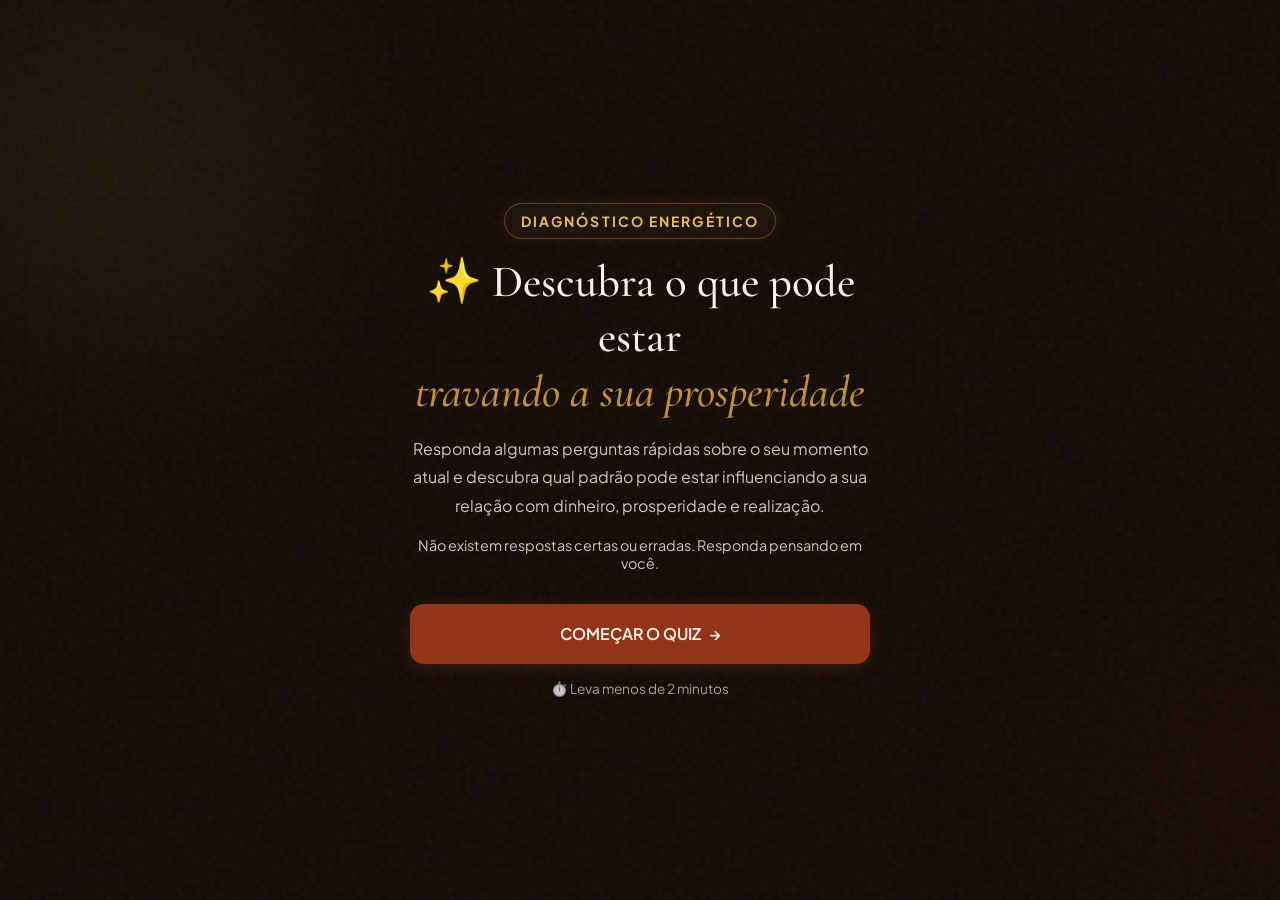
<file: quiz.html>
<!DOCTYPE html>
<html lang="pt-BR">
<head>
  <meta charset="UTF-8">
  <meta name="viewport" content="width=device-width, initial-scale=1.0, maximum-scale=1.0, user-scalable=no">
  <title>Descubra o que trava sua prosperidade | Dona Zefa</title>
  <meta name="description" content="Um diagnóstico rápido e revelador de energia. Descubra o que pode estar travando a sua prosperidade.">
  
  <!-- Fontes -->
  <link rel="preconnect" href="https://fonts.googleapis.com">
  <link rel="preconnect" href="https://fonts.gstatic.com" crossorigin>
  <link href="https://fonts.googleapis.com/css2?family=Cinzel:wght@400;500;600;700&family=Cormorant+Garamond:ital,wght@0,400;0,500;0,600;0,700;1,400;1,500&family=Lora:ital,wght@0,400;0,500;0,600;0,700;1,400;1,500&family=Plus+Jakarta+Sans:ital,wght@0,400;0,500;0,600;0,700;1,400&display=swap" rel="stylesheet">
  
  <!-- Estilos Globais e Específicos do Quiz -->
  <link rel="stylesheet" href="css/tokens.css">
  <link rel="stylesheet" href="css/quiz.css">
</head>
<body>

  <!-- Partículas/Fundo Animado -->
  <div class="quiz-background">
    <div class="glow glow-1"></div>
    <div class="glow glow-2"></div>
    <div class="stars" id="stars-container"></div>
  </div>

  <main class="quiz-container">
    
    <!-- TELA 1: Boas Vindas -->
    <section id="screen-welcome" class="quiz-screen active">
      <div class="screen-content">
        <div class="badge-gold">DIAGNÓSTICO ENERGÉTICO</div>
        <h1 class="quiz-title">✨ Descubra o que pode estar <span class="highlight">travando a sua prosperidade</span></h1>
        <p class="quiz-subtitle">Responda algumas perguntas rápidas sobre o seu momento atual e descubra qual padrão pode estar influenciando a sua relação com dinheiro, prosperidade e realização.</p>
        <p class="quiz-note" style="color: var(--color-text-muted-on-dark); font-size: 0.9rem; margin-bottom: 2rem;">Não existem respostas certas ou erradas. Responda pensando em você.</p>
        
        <button class="quiz-btn btn-primary pulse-animation" onclick="startQuiz()">
          COMEÇAR O QUIZ <span class="arrow">→</span>
        </button>
        <p class="quiz-timing">⏱️ Leva menos de 2 minutos</p>
      </div>
    </section>

    <!-- TELAS DE PERGUNTAS -->
    <section id="screen-questions" class="quiz-screen">
      <div class="screen-content">
        <div class="quiz-header">
          <button class="btn-back" id="btn-back" onclick="goBack()" aria-label="Voltar">← Voltar</button>
          <div class="question-counter" id="question-counter">Pergunta 1 de 12</div>
        </div>
        <div class="progress-bar">
          <div class="progress-fill" id="progress-fill"></div>
        </div>
        
        <div class="question-wrapper" id="question-wrapper">
          <h2 class="question-text" id="question-text">Pergunta aqui?</h2>
          <div class="options-container" id="options-container">
            <!-- Botões injetados via JS -->
          </div>
        </div>
      </div>
    </section>

    <!-- TELA DE TRANSIÇÃO (Intermediária) -->
    <section id="screen-transition" class="quiz-screen">
      <div class="screen-content">
        <div class="transition-card">
          <h2 class="quiz-title" id="transition-title">Interessante...</h2>
          <p class="quiz-subtitle" id="transition-text" style="font-size: 1.2rem; color: var(--color-bg-linen-warm);">suas respostas já mostram alguns padrões importantes. ✨</p>
          <button class="quiz-btn btn-primary mt-8" onclick="continueQuiz()">
            CONTINUAR <span class="arrow">→</span>
          </button>
        </div>
      </div>
    </section>

    <!-- TELA DE PROCESSAMENTO -->
    <section id="screen-processing" class="quiz-screen">
      <div class="screen-content text-center">
        <div class="processing-spinner">
          <div class="spinner-ring"></div>
          <div class="spinner-core"></div>
        </div>
        <h2 class="processing-text" id="processing-text">Analisando suas respostas...</h2>
      </div>
    </section>

    <!-- TELA DE RESULTADO & LIVRO -->
    <section id="screen-result" class="quiz-screen scrollable-screen">
      <div class="screen-content">
        
        <div class="result-header">
          <h2 class="quiz-title result-title" style="font-size: 2rem;">✨ Seu resultado ficou pronto</h2>
          <p class="quiz-subtitle" style="font-size: 1.1rem; color: var(--color-bg-linen-warm);">Suas respostas mostram um padrão que merece a sua atenção.</p>
        </div>
        
        <div class="result-card">
          <div class="badge-gold">SEU PADRÃO PREDOMINANTE</div>
          <h3 class="profile-name" id="profile-name">NOME DO PERFIL</h3>
          <p class="result-text" id="profile-description" style="margin-top: 1rem;">
            Você pode estar enfrentando uma dificuldade em romper determinados ciclos que acabam se repetindo na sua vida financeira. E talvez seja justamente por isso que apenas tentar ganhar mais dinheiro nem sempre parece resolver tudo.
          </p>
          <p class="result-text mt-4">
            E existe uma outra parte dessa transformação que muitas pessoas acabam ignorando: <strong>a forma como você pensa, age e se relaciona com a prosperidade.</strong>
          </p>
        </div>

        <div class="book-presentation mt-8">
          <h3 class="book-title">Foi pensando justamente nisso que Dona Zefa criou este conteúdo. 📖</h3>
          
          <div class="book-image-container">
            <img src="" id="book-cover-image" alt="Capa do Livro da Dona Zefa" class="book-cover">
          </div>
          
          <p class="book-text">O livro da Dona Zefa reúne ensinamentos, reflexões e práticas para ajudar você a olhar de uma maneira diferente para sua relação com prosperidade, dinheiro e realização.</p>
          <p class="book-text mt-4">Não se trata apenas de desejar uma vida melhor. É sobre começar a observar os padrões, pensamentos e comportamentos que fazem parte da sua caminhada.</p>
        </div>

        <button class="quiz-btn btn-primary pulse-animation mt-8" onclick="goToCheckout()" style="font-size: 1.1rem; padding: 1.2rem;">
          QUERO CONHECER O LIVRO DA DONA ZEFA <span class="arrow">→</span>
        </button>
        
        <div class="trust-badges">
          <span>🔒 Compra segura</span>
          <span>📱 Acesso digital</span>
          <span>✨ Comece sua transformação</span>
        </div>

        <button class="btn-restart mt-6" onclick="restartQuiz()">↺ Refazer o quiz</button>
      </div>
    </section>

  </main>

  <script src="js/quiz.js"></script>
</body>
</html>
</file>
<file: css/tokens.css>
:root {
  /* ==========================================================================
     DESIGN TOKENS — LIVRO DA VOVÓ ZEFA (DIREÇÃO DE ARTE NOBRE & EDITORIAL V2)
     Estética: Casa de vó brasileira, sabedoria ancestral, livro antigo,
     elementos de altar, luz de vela, madeira de lei, barro, linho cru e afeto.
     ========================================================================== */

  /* Cores Principais de Fundo e Texturas de Papel */
  --color-bg-linen: #FAF4EB;            /* Linho pergaminho acolhedor */
  --color-bg-linen-warm: #FDF8F0;       /* Marfim suave iluminado por vela */
  --color-bg-parchment: #FFFDF7;        /* Papel artesanal pergaminho para cards */
  --color-bg-parchment-alt: #F6EFE2;    /* Pergaminho envelhecido suave */
  --color-bg-cream-rich: #FBF4E8;       /* Creme encorpado */
  
  /* Seções Escuras (Ambiente Noturno & Altar de Casa de Vó) */
  --color-bg-dark-night: #130B06;       /* Café ancestral profundo */
  --color-bg-dark-room: #1A1009;        /* Sala de estar à luz de velas */
  --color-bg-dark-card: #24160E;        /* Madeira envelhecida / card escuro */
  --color-bg-dark-card-hover: #2C1C12;  /* Madeira iluminada */
  --color-bg-dark-border: rgba(212, 163, 89, 0.28);
  --color-bg-dark-border-strong: rgba(232, 186, 104, 0.45);

  /* Identidade & Barro / Terracota de Olaria */
  --color-primary-terracotta: #92361A;  /* Terracota de barro tradicional */
  --color-primary-hover: #752912;       /* Terracota escurecido de forno */
  --color-primary-light: #F7ECE4;       /* Superfície suave terracota */
  --color-primary-border: rgba(146, 54, 26, 0.26);

  /* Ouro Envelhecido, Latão & Chama de Vela */
  --color-gold-leaf: #C29038;           /* Folha de ouro envelhecido */
  --color-gold-bright: #E8BA68;         /* Chama dourada de vela */
  --color-gold-glow: #F5D38E;           /* Luz alta da chama */
  --color-gold-dark: #7D5116;           /* Bronze / ouro antigo profundo */
  --color-amber-light: #F7ECD7;         /* Âmbar suave de incenso e mel */
  --color-candle-glow: rgba(232, 186, 104, 0.38);
  --color-candle-halo: rgba(232, 186, 104, 0.16);

  /* Cores de Texto (Acessibilidade Sênior WCAG AAA) */
  --color-text-main: #24170E;           /* Café tostado profundo (contraste altíssimo) */
  --color-text-muted: #645041;          /* Argila suave para leitura de apoio */
  --color-text-on-dark: #FAF4EB;        /* Linho puro no fundo escuro */
  --color-text-muted-on-dark: #D4C4B5;  /* Texto de apoio no fundo escuro */

  /* Bordas Nobres, Filetes de Ouro & Cantoneiras */
  --color-border-gold: rgba(194, 144, 56, 0.38);
  --color-border-gold-strong: rgba(194, 144, 56, 0.72);
  --color-border-subtle: rgba(100, 80, 65, 0.15);
  --color-border-paper: rgba(194, 144, 56, 0.22);

  /* Tipografia Literária e Tradicional */
  --font-display: 'Cinzel', serif;
  --font-serif: 'Cormorant Garamond', 'Lora', Georgia, serif;
  --font-sans: 'Plus Jakarta Sans', -apple-system, BlinkMacSystemFont, sans-serif;

  /* Escala Tipográfica Confortável para Leitura Sênior */
  --font-size-hero-title: clamp(2.15rem, 5.6vw, 3.15rem);   /* 34.4px - 50.4px */
  --font-size-section-title: clamp(1.78rem, 4.5vw, 2.55rem);/* 28.5px - 40.8px */
  --font-size-card-title: clamp(1.38rem, 3.5vw, 1.68rem);   /* 22px - 26.8px */
  --font-size-body: 1.1875rem;                              /* 19px */
  --font-size-lead: 1.3125rem;                              /* 21px */
  --font-size-small: 1rem;                                  /* 16px */
  --font-size-micro: 0.875rem;                              /* 14px */

  --line-height-body: 1.76;
  --line-height-heading: 1.22;

  /* Espaçamentos Modulares */
  --space-1: 0.25rem;   /* 4px */
  --space-2: 0.5rem;    /* 8px */
  --space-3: 0.75rem;   /* 12px */
  --space-4: 1rem;      /* 16px */
  --space-5: 1.25rem;   /* 20px */
  --space-6: 1.5rem;    /* 24px */
  --space-7: 1.75rem;   /* 28px */
  --space-8: 2rem;      /* 32px */
  --space-10: 2.5rem;   /* 40px */
  --space-12: 3rem;     /* 48px */
  --space-16: 4rem;     /* 64px */
  --space-20: 5rem;     /* 80px */

  /* Dimensões */
  --container-max-width: 1100px;
  --reading-max-width: 720px;
  --min-touch-target: 60px;

  /* Raios de Borda Artesanais */
  --radius-sm: 8px;
  --radius-md: 14px;
  --radius-lg: 22px;
  --radius-pill: 9999px;

  /* Sombras Quentes de Madeira & Brilhos de Vela */
  --shadow-sm: 0 3px 12px rgba(36, 23, 14, 0.05);
  --shadow-md: 0 10px 28px rgba(36, 23, 14, 0.08);
  --shadow-lg: 0 18px 45px rgba(36, 23, 14, 0.13);
  --shadow-candle-intimate: 0 0 55px rgba(232, 186, 104, 0.28);
  --shadow-gold-card: 0 12px 35px rgba(36, 23, 14, 0.08), 0 0 25px rgba(194, 144, 56, 0.2);
  --shadow-revelation: 0 24px 60px rgba(146, 54, 26, 0.15), 0 0 55px rgba(232, 186, 104, 0.32);
  --shadow-pressed: inset 0 2px 5px rgba(36, 23, 14, 0.12);

  /* Transições Fluidas */
  --transition-fast: 0.2s ease;
  --transition-normal: 0.35s cubic-bezier(0.16, 1, 0.3, 1);
  --transition-glow: 0.5s ease-out;

  /* ==========================================================================
     TOKENS DA ETAPA 2 — TEXTURAS, CENOGRAFIA & PROFUNDIDADE
     ========================================================================== */

  /* Madeira Envelhecida & Veios */
  --color-wood-deep: #1C0E06;
  --color-wood-warm: #2A1A0F;
  --color-wood-grain: rgba(194, 144, 56, 0.06);
  --color-wood-highlight: rgba(232, 186, 104, 0.08);

  /* Vinhetas & Profundidade de Seção */
  --shadow-vignette-light: inset 0 60px 80px -40px rgba(36, 23, 14, 0.06), inset 0 -60px 80px -40px rgba(36, 23, 14, 0.06);
  --shadow-vignette-warm: inset 0 80px 100px -50px rgba(36, 23, 14, 0.08), inset 0 -80px 100px -50px rgba(36, 23, 14, 0.08);
  --shadow-vignette-dark: inset 0 100px 120px -50px rgba(0, 0, 0, 0.5), inset 0 -100px 120px -50px rgba(0, 0, 0, 0.5);

  /* Iluminação de Vela Aprimorada */
  --glow-candle-hero: radial-gradient(ellipse 70% 50% at 50% 15%, rgba(232, 186, 104, 0.22) 0%, transparent 100%);
  --glow-candle-center: radial-gradient(circle at 50% 50%, rgba(232, 186, 104, 0.18) 0%, transparent 65%);
  --glow-candle-top: radial-gradient(ellipse 80% 40% at 50% 0%, rgba(232, 186, 104, 0.20) 0%, transparent 100%);

  /* Ornamentos & Decoração */
  --ornament-gold: #C29038;
  --ornament-gold-light: #E8BA68;
  --ornament-gold-faded: rgba(194, 144, 56, 0.35);
  --ornament-leaf-color: #8B7355;

  /* Cantoneiras e Filetes */
  --corner-size: 28px;
  --corner-color: rgba(194, 144, 56, 0.45);
  --corner-color-strong: rgba(194, 144, 56, 0.7);
}
</file>
<file: css/base.css>
/* ==========================================================================
   BASE & TIPOGRAFIA — LIVRO DA VOVÓ ZEFA (DIREÇÃO DE ARTE NOBRE & EDITORIAL)
   ========================================================================== */

*, *::before, *::after {
  box-sizing: border-box;
  margin: 0;
  padding: 0;
}

html {
  font-size: 16px;
  scroll-behavior: smooth;
  -webkit-text-size-adjust: 100%;
}

body {
  font-family: var(--font-sans);
  font-size: var(--font-size-body);
  line-height: var(--line-height-body);
  color: var(--color-text-main);
  background-color: var(--color-bg-linen);
  -webkit-font-smoothing: antialiased;
  -moz-osx-font-smoothing: grayscale;
  overflow-x: hidden;
  position: relative;
}

/* Tipografia de Títulos Literários e Ancestrais */
h1, h2, h3, h4, h5, h6 {
  font-family: var(--font-serif);
  line-height: var(--line-height-heading);
  color: var(--color-text-main);
  font-weight: 700;
  letter-spacing: -0.015em;
  font-feature-settings: "kern" 1, "liga" 1, "dlig" 1;
}

h1 {
  font-size: var(--font-size-hero-title);
  margin-bottom: var(--space-4);
  font-weight: 700;
}

h2 {
  font-size: var(--font-size-section-title);
  margin-bottom: var(--space-4);
  font-weight: 700;
}

h3 {
  font-size: var(--font-size-card-title);
  margin-bottom: var(--space-3);
  font-weight: 600;
}

p {
  margin-bottom: var(--space-4);
  font-size: var(--font-size-body);
  color: var(--color-text-main);
}

p.lead {
  font-size: var(--font-size-lead);
  line-height: 1.68;
  font-weight: 500;
}

p.subheadline {
  font-family: var(--font-serif);
  font-size: clamp(1.3rem, 3.8vw, 1.6rem);
  line-height: 1.45;
  color: var(--color-primary-terracotta);
  font-weight: 600;
  font-style: italic;
  margin-bottom: var(--space-5);
}

.text-gold {
  color: var(--color-gold-leaf);
}

.text-terracotta {
  color: var(--color-primary-terracotta);
}

strong {
  font-weight: 700;
  color: inherit;
}

em {
  font-style: italic;
  font-family: var(--font-serif);
}

/* Links */
a {
  color: var(--color-primary-terracotta);
  text-decoration: underline;
  text-underline-offset: 4px;
  transition: color var(--transition-fast);
}

a:hover {
  color: var(--color-primary-hover);
}

/* Foco Acessível em Ouro */
a:focus-visible,
button:focus-visible,
summary:focus-visible {
  outline: 3px solid var(--color-gold-bright);
  outline-offset: 4px;
  border-radius: var(--radius-sm);
}

/* Imagens */
img, svg {
  max-width: 100%;
  height: auto;
  display: block;
}

/* Utilitários */
.sr-only {
  position: absolute;
  width: 1px;
  height: 1px;
  padding: 0;
  margin: -1px;
  overflow: hidden;
  clip: rect(0, 0, 0, 0);
  white-space: nowrap;
  border-width: 0;
}

.is-hidden {
  display: none !important;
}

.text-center {
  text-align: center;
}

.text-muted {
  color: var(--color-text-muted);
}
</file>
<file: css/layout.css>
/* ==========================================================================
   LAYOUT & CENOGRAFIA — LIVRO DA VOVÓ ZEFA (DIREÇÃO DE ARTE NOBRE & TEXTURAS)
   Atmosfera: Casa de vó brasileira, luz de vela, linho, barro e papel antigo.
   ========================================================================== */

/* Containers Centrais */
.container {
  width: 100%;
  max-width: var(--container-max-width);
  margin-left: auto;
  margin-right: auto;
  padding-left: var(--space-5);
  padding-right: var(--space-5);
}

.container-reading {
  width: 100%;
  max-width: var(--reading-max-width);
  margin-left: auto;
  margin-right: auto;
  padding-left: var(--space-5);
  padding-right: var(--space-5);
}

/* Seções com Atmosfera Cenográfica */
.section {
  padding-top: var(--space-12);
  padding-bottom: var(--space-12);
  position: relative;
  overflow: hidden;
}

@media (min-width: 768px) {
  .section {
    padding-top: var(--space-16);
    padding-bottom: var(--space-16);
  }
}

/* ==========================================================================
   VARIAÇÕES CENOGRÁFICAS DE FUNDO — ETAPA 2 (TEXTURAS TÁTEIS REAIS)
   Cada seção recebe profundidade cenográfica, texturas artesanais e
   iluminação de vela mais presente e orgânica.
   ========================================================================== */

/* 0. HERO CINEMATOGRÁFICO — Atmosfera Noturna e Quente à Luz de Velas */
.section-hero-cinematic {
  background-color: #140A04;
  background-image:
    /* Halo dourado intenso sobre a Vovó Zefa e a vela */
    radial-gradient(circle at 78% 45%, rgba(232, 186, 104, 0.32) 0%, rgba(194, 144, 56, 0.12) 45%, transparent 75%),
    /* Luz âmbar difusa no lado do texto */
    radial-gradient(circle at 25% 35%, rgba(232, 186, 104, 0.16) 0%, transparent 60%),
    /* Toque de brasa terracota na base */
    radial-gradient(ellipse 70% 35% at 50% 100%, rgba(158, 71, 42, 0.20) 0%, transparent 80%),
    /* Textura de madeira rústica e veios escuros */
    url("data:image/svg+xml,%3Csvg viewBox='0 0 600 400' xmlns='http://www.w3.org/2000/svg'%3E%3Cfilter id='heroWood'%3E%3CfeTurbulence type='fractalNoise' baseFrequency='0.012 0.22' numOctaves='6' seed='5' stitchTiles='stitch'/%3E%3CfeColorMatrix type='saturate' values='0'/%3E%3C/filter%3E%3Crect width='100%25' height='100%25' filter='url(%23heroWood)' opacity='0.08'/%3E%3C/svg%3E"),
    /* Grão orgânico tátil */
    url("data:image/svg+xml,%3Csvg viewBox='0 0 200 200' xmlns='http://www.w3.org/2000/svg'%3E%3Cfilter id='heroGrain'%3E%3CfeTurbulence type='fractalNoise' baseFrequency='0.75' numOctaves='3' seed='18' stitchTiles='stitch'/%3E%3C/filter%3E%3Crect width='100%25' height='100%25' filter='url(%23heroGrain)' opacity='0.045'/%3E%3C/svg%3E");
  color: #FAF6F0;
  border-bottom: none;
  box-shadow:
    inset 0 0 100px rgba(0, 0, 0, 0.7),
    inset 0 -40px 60px rgba(0, 0, 0, 0.5),
    0 10px 30px rgba(0, 0, 0, 0.5);
  position: relative;
  overflow: hidden;
}

.section-hero-cinematic h1 {
  color: #FAF6F0;
  text-shadow: 0 2px 14px rgba(0, 0, 0, 0.6), 0 0 30px rgba(232, 186, 104, 0.2);
}

.section-hero-cinematic p {
  color: #E8DCD0;
}

.section-hero-cinematic p strong {
  color: #FAF6F0;
}

/* 1. Fundo Linho Acolhedor — Papel Vergê com Fibras Visíveis */
.section-linen {
  background-color: var(--color-bg-linen);
  background-image:
    /* Luz de vela suave no topo central */
    radial-gradient(ellipse 75% 45% at 50% 0%, rgba(232, 186, 104, 0.18) 0%, transparent 100%),
    /* Luz quente lateral esquerda — janela da vó */
    radial-gradient(circle at 8% 40%, rgba(232, 186, 104, 0.10) 0%, transparent 55%),
    /* Toque terracota nos cantos */
    radial-gradient(circle at 94% 88%, rgba(146, 54, 26, 0.06) 0%, transparent 45%),
    /* Textura de papel vergê — fibras finas verticais */
    url("data:image/svg+xml,%3Csvg viewBox='0 0 300 300' xmlns='http://www.w3.org/2000/svg'%3E%3Cfilter id='verge'%3E%3CfeTurbulence type='fractalNoise' baseFrequency='0.04 0.95' numOctaves='5' seed='7' stitchTiles='stitch'/%3E%3CfeColorMatrix type='saturate' values='0'/%3E%3C/filter%3E%3Crect width='100%25' height='100%25' filter='url(%23verge)' opacity='0.032'/%3E%3C/svg%3E"),
    /* Grão orgânico fino */
    url("data:image/svg+xml,%3Csvg viewBox='0 0 180 180' xmlns='http://www.w3.org/2000/svg'%3E%3Cfilter id='grain'%3E%3CfeTurbulence type='fractalNoise' baseFrequency='0.82' numOctaves='3' seed='4' stitchTiles='stitch'/%3E%3C/filter%3E%3Crect width='100%25' height='100%25' filter='url(%23grain)' opacity='0.022'/%3E%3C/svg%3E");
  color: var(--color-text-main);
  box-shadow: var(--shadow-vignette-light);
}

/* 2. Fundo Marfim — Linho Natural com Luz de Vela Lateral */
.section-warm {
  background-color: var(--color-bg-linen-warm);
  background-image:
    /* Chama de vela no topo central */
    radial-gradient(ellipse 60% 40% at 50% 8%, rgba(232, 186, 104, 0.22) 0%, transparent 100%),
    /* Luz de janela lateral direita */
    radial-gradient(circle at 92% 35%, rgba(245, 211, 142, 0.12) 0%, transparent 50%),
    /* Toque de barro nos cantos inferiores */
    radial-gradient(circle at 15% 90%, rgba(146, 54, 26, 0.05) 0%, transparent 50%),
    radial-gradient(circle at 88% 85%, rgba(194, 144, 56, 0.07) 0%, transparent 45%),
    /* Textura de linho — entrelaçamento fino de fibras */
    url("data:image/svg+xml,%3Csvg viewBox='0 0 250 250' xmlns='http://www.w3.org/2000/svg'%3E%3Cfilter id='linen'%3E%3CfeTurbulence type='turbulence' baseFrequency='0.65 0.65' numOctaves='4' seed='12' stitchTiles='stitch'/%3E%3CfeColorMatrix type='saturate' values='0'/%3E%3C/filter%3E%3Crect width='100%25' height='100%25' filter='url(%23linen)' opacity='0.025'/%3E%3C/svg%3E"),
    /* Grão de papel artesanal */
    url("data:image/svg+xml,%3Csvg viewBox='0 0 150 150' xmlns='http://www.w3.org/2000/svg'%3E%3Cfilter id='grain2'%3E%3CfeTurbulence type='fractalNoise' baseFrequency='0.78' numOctaves='3' seed='9' stitchTiles='stitch'/%3E%3C/filter%3E%3Crect width='100%25' height='100%25' filter='url(%23grain2)' opacity='0.02'/%3E%3C/svg%3E");
  color: var(--color-text-main);
  box-shadow: var(--shadow-vignette-warm);
}

/* 3. Seção Noturna — Madeira Escura de Casa de Vó à Luz de Velas */
.section-dark {
  background-color: var(--color-bg-dark-night);
  background-image:
    /* Halo dourado principal de vela — acima, centro */
    radial-gradient(ellipse 65% 50% at 50% 12%, rgba(232, 186, 104, 0.28) 0%, transparent 100%),
    /* Segundo foco de vela — lateral esquerda */
    radial-gradient(circle at 18% 55%, rgba(194, 144, 56, 0.14) 0%, transparent 50%),
    /* Terceiro foco de vela — lateral direita */
    radial-gradient(circle at 84% 65%, rgba(146, 54, 26, 0.18) 0%, transparent 48%),
    /* Luz quente profunda no centro-baixo */
    radial-gradient(ellipse 50% 35% at 50% 88%, rgba(194, 144, 56, 0.12) 0%, transparent 100%),
    /* Textura de madeira escura com veios */
    url("data:image/svg+xml,%3Csvg viewBox='0 0 600 400' xmlns='http://www.w3.org/2000/svg'%3E%3Cfilter id='wood'%3E%3CfeTurbulence type='fractalNoise' baseFrequency='0.012 0.22' numOctaves='6' seed='5' stitchTiles='stitch'/%3E%3CfeColorMatrix type='saturate' values='0'/%3E%3C/filter%3E%3Crect width='100%25' height='100%25' filter='url(%23wood)' opacity='0.055'/%3E%3C/svg%3E"),
    /* Grão escuro adicional */
    url("data:image/svg+xml,%3Csvg viewBox='0 0 200 200' xmlns='http://www.w3.org/2000/svg'%3E%3Cfilter id='darkgrain'%3E%3CfeTurbulence type='fractalNoise' baseFrequency='0.75' numOctaves='3' seed='18' stitchTiles='stitch'/%3E%3C/filter%3E%3Crect width='100%25' height='100%25' filter='url(%23darkgrain)' opacity='0.04'/%3E%3C/svg%3E");
  color: var(--color-text-on-dark);
  border-top: none;
  border-bottom: none;
  box-shadow:
    var(--shadow-vignette-dark),
    inset 0 0 0 1px rgba(232, 186, 104, 0.05);
}

.section-dark h1,
.section-dark h2,
.section-dark h3 {
  color: var(--color-text-on-dark);
}

.section-dark p {
  color: var(--color-text-muted-on-dark);
}

.section-dark p strong {
  color: var(--color-text-on-dark);
}

/* 4. Seção de Revelação do Produto — Mesa de Altar da Casa da Vovó */
.section-revelation {
  background-color: #F5ECD8;
  background-image:
    /* Foco de luz de vela central — como uma chama iluminando o livro */
    radial-gradient(ellipse 70% 55% at 35% 40%, rgba(245, 211, 142, 0.30) 0%, transparent 80%),
    /* Contra-luz dourada à direita */
    radial-gradient(circle at 82% 55%, rgba(194, 144, 56, 0.15) 0%, transparent 50%),
    /* Sombra terracota suave no canto inferior direito */
    radial-gradient(circle at 90% 90%, rgba(146, 54, 26, 0.08) 0%, transparent 45%),
    /* Textura de papel antigo envelhecido — pergaminho */
    url("data:image/svg+xml,%3Csvg viewBox='0 0 400 400' xmlns='http://www.w3.org/2000/svg'%3E%3Cfilter id='parchment'%3E%3CfeTurbulence type='fractalNoise' baseFrequency='0.03 0.05' numOctaves='5' seed='22' stitchTiles='stitch'/%3E%3CfeColorMatrix type='saturate' values='0'/%3E%3C/filter%3E%3Crect width='100%25' height='100%25' filter='url(%23parchment)' opacity='0.038'/%3E%3C/svg%3E"),
    /* Grão de madeira de mesa rústica */
    url("data:image/svg+xml,%3Csvg viewBox='0 0 500 300' xmlns='http://www.w3.org/2000/svg'%3E%3Cfilter id='rustwood'%3E%3CfeTurbulence type='fractalNoise' baseFrequency='0.018 0.28' numOctaves='5' seed='11' stitchTiles='stitch'/%3E%3CfeColorMatrix type='saturate' values='0'/%3E%3C/filter%3E%3Crect width='100%25' height='100%25' filter='url(%23rustwood)' opacity='0.032'/%3E%3C/svg%3E");
  border-top: none;
  border-bottom: none;
  box-shadow:
    inset 0 0 60px rgba(194, 144, 56, 0.10),
    var(--shadow-vignette-warm);
}

/* ==========================================================================
   DIVISOR ORNAMENTAL BOTÂNICO — ETAPA 2 (LUZ DE VELA + OURO ENVELHECIDO)
   ========================================================================== */
.ornament-divider {
  display: flex;
  align-items: center;
  justify-content: center;
  gap: var(--space-3);
  margin: var(--space-5) auto var(--space-7);
  max-width: 440px;
  position: relative;
}

.ornament-divider::before,
.ornament-divider::after {
  content: "";
  flex: 1;
  height: 1px;
  background: linear-gradient(90deg, transparent 0%, var(--color-gold-leaf) 40%, var(--color-gold-bright) 60%, var(--color-gold-leaf) 80%, transparent 100%);
  opacity: 0.65;
}

.section-dark .ornament-divider::before,
.section-dark .ornament-divider::after {
  background: linear-gradient(90deg, transparent 0%, var(--color-gold-leaf) 35%, var(--color-gold-bright) 55%, var(--color-gold-leaf) 80%, transparent 100%);
  opacity: 0.75;
}

.ornament-symbol {
  color: var(--color-gold-leaf);
  font-size: 1.2rem;
  line-height: 1;
  text-shadow:
    0 0 14px rgba(232, 186, 104, 0.70),
    0 0 28px rgba(232, 186, 104, 0.35);
  display: inline-flex;
  align-items: center;
  justify-content: center;
  letter-spacing: 0.18em;
}

.section-dark .ornament-symbol {
  color: var(--color-gold-bright);
  text-shadow:
    0 0 18px rgba(232, 186, 104, 0.85),
    0 0 36px rgba(232, 186, 104, 0.45);
}

/* Grids Responsivos */
.grid-3 {
  display: grid;
  grid-template-columns: 1fr;
  gap: var(--space-6);
  margin-top: var(--space-8);
}

@media (min-width: 768px) {
  .grid-3 {
    grid-template-columns: repeat(3, 1fr);
    gap: var(--space-6);
  }
}

.grid-2 {
  display: grid;
  grid-template-columns: 1fr;
  gap: var(--space-6);
  margin-top: var(--space-6);
}

@media (min-width: 768px) {
  .grid-2 {
    grid-template-columns: repeat(2, 1fr);
    gap: var(--space-8);
  }
}

.grid-4 {
  display: grid;
  grid-template-columns: 1fr;
  gap: var(--space-6);
  margin-top: var(--space-8);
}

@media (min-width: 600px) {
  .grid-4 {
    grid-template-columns: repeat(2, 1fr);
    gap: var(--space-6);
  }
}

@media (min-width: 992px) {
  .grid-4 {
    grid-template-columns: repeat(4, 1fr);
    gap: var(--space-6);
  }
}

/* Cabeçalho de Seção */
.section-header {
  margin-bottom: var(--space-8);
}

.section-header.text-center {
  max-width: var(--reading-max-width);
  margin-left: auto;
  margin-right: auto;
}

/* Scroll Reveal Suave e Acolhedor */
.reveal-on-scroll {
  opacity: 0;
  transform: translateY(22px);
  transition: opacity 0.75s cubic-bezier(0.16, 1, 0.3, 1), transform 0.75s cubic-bezier(0.16, 1, 0.3, 1);
  will-change: opacity, transform;
}

.reveal-on-scroll.is-visible {
  opacity: 1;
  transform: translateY(0);
}

@media (prefers-reduced-motion: reduce) {
  .reveal-on-scroll {
    opacity: 1 !important;
    transform: none !important;
    transition: none !important;
  }
}
</file>
<file: css/components.css>
/* ==========================================================================
   1. HERO COMPONENT
   ========================================================================== */
.hero-wrapper {
  display: flex;
  flex-direction: column-reverse;
  align-items: center;
  gap: var(--space-8);
  position: relative;
  background: radial-gradient(ellipse 90% 70% at 70% 35%, rgba(36, 20, 10, 0.7) 0%, rgba(16, 8, 3, 0.88) 100%);
  border: 1px solid rgba(194, 144, 56, 0.45);
  border-radius: var(--radius-lg);
  padding: var(--space-6) var(--space-5);
  box-shadow:
    0 16px 45px rgba(0, 0, 0, 0.65),
    inset 0 0 45px rgba(194, 144, 56, 0.09);
}

@media (min-width: 900px) {
  .hero-wrapper {
    display: grid;
    grid-template-columns: 1.08fr 0.92fr;
    align-items: center;
    gap: var(--space-10);
    padding: var(--space-10) var(--space-10);
  }
}

/* Cantoneiras em filigrana dourada nos 4 cantos do bloco do Hero */
.hero-wrapper::before,
.hero-wrapper::after {
  content: "";
  position: absolute;
  width: 28px;
  height: 28px;
  pointer-events: none;
  z-index: 3;
}

.hero-wrapper::before {
  top: 10px;
  left: 10px;
  border-top: 2px solid rgba(232, 186, 104, 0.75);
  border-left: 2px solid rgba(232, 186, 104, 0.75);
}

.hero-wrapper::after {
  top: 10px;
  right: 10px;
  border-top: 2px solid rgba(232, 186, 104, 0.75);
  border-right: 2px solid rgba(232, 186, 104, 0.75);
}

.hero-content {
  display: flex;
  flex-direction: column;
  position: relative;
  z-index: 2;
}

.hero-kicker-container {
  display: flex;
  align-items: center;
  margin-bottom: var(--space-4);
}

.hero-kicker-flourish {
  color: #F5D38E !important;
  font-size: 0.82rem !important;
  letter-spacing: 0.16em !important;
  text-shadow: 0 1px 8px rgba(0, 0, 0, 0.6);
  margin-bottom: 0 !important;
}

.hero-kicker-flourish::before {
  background: linear-gradient(90deg, transparent, rgba(245, 211, 142, 0.75)) !important;
  width: 32px !important;
}

.hero-kicker-flourish::after {
  background: linear-gradient(90deg, rgba(245, 211, 142, 0.75), transparent) !important;
  width: 32px !important;
}

@media (max-width: 600px) {
  .hero-kicker-flourish {
    font-size: 0.72rem !important;
    letter-spacing: 0.08em !important;
  }
  .hero-kicker-flourish::before,
  .hero-kicker-flourish::after {
    width: 20px !important;
  }
}

.hero-subheadline-amber {
  font-style: italic;
  color: #FAF4EB !important;
  font-size: 1.25rem !important;
  line-height: 1.6 !important;
  margin-bottom: var(--space-5) !important;
  text-shadow: 0 2px 10px rgba(0, 0, 0, 0.65);
}

.hero-cta-wrapper {
  margin-top: var(--space-6);
  display: flex;
  flex-direction: column;
  align-items: flex-start;
  gap: var(--space-3);
}

/* Botão Principal do Hero — Terracota Brasa Viva com Microanimação de Respiro */
.btn-hero {
  background: linear-gradient(135deg, #C7441E 0%, #9E3314 100%) !important;
  color: #FAF4EB !important;
  border: 1px solid rgba(245, 211, 142, 0.5) !important;
  padding: 16px 36px !important;
  font-family: var(--font-display) !important;
  font-size: 1.15rem !important;
  font-weight: 700 !important;
  letter-spacing: 0.03em;
  border-radius: var(--radius-pill) !important;
  box-shadow: 0 8px 22px rgba(158, 51, 20, 0.42), 0 0 14px rgba(232, 186, 104, 0.16) !important;
  display: inline-flex;
  align-items: center;
  justify-content: center;
  gap: 12px;
  text-decoration: none;
  cursor: pointer;
  transition: transform 0.3s ease, box-shadow 0.3s ease, background 0.3s ease;
  animation: heroButtonBreathe 3.5s ease-in-out infinite;
  position: relative;
}

@keyframes heroButtonBreathe {
  0%, 100% {
    transform: scale(1);
    box-shadow: 0 8px 22px rgba(158, 51, 20, 0.42), 0 0 14px rgba(232, 186, 104, 0.16);
    border-color: rgba(245, 211, 142, 0.5);
  }
  50% {
    transform: scale(1.018);
    box-shadow: 0 10px 28px rgba(199, 68, 30, 0.55), 0 0 20px rgba(232, 186, 104, 0.30);
    border-color: rgba(245, 211, 142, 0.75);
  }
}

.btn-hero:hover {
  transform: translateY(-2px) scale(1.03) !important;
  box-shadow: 0 12px 32px rgba(199, 68, 30, 0.65), 0 0 28px rgba(232, 186, 104, 0.4) !important;
  background: linear-gradient(135deg, #D44E26 0%, #A83817 100%) !important;
  color: #FFFFFF !important;
}

.btn-hero:active {
  transform: translateY(0) scale(0.99) !important;
}

@media (prefers-reduced-motion: reduce) {
  .btn-hero {
    animation: none !important;
  }
}

/* ==========================================================================
   1.5. SEÇÃO QUEM É A VOVÓ ZEFA (APRESENTAÇÃO & RETRATO EDITORIAL)
   ========================================================================== */
.about-wrapper {
  display: flex;
  flex-direction: column-reverse;
  align-items: center;
  gap: var(--space-8);
  position: relative;
  background: radial-gradient(circle at 30% 30%, #FFFDF9 0%, #FAF4E8 100%);
  border: 1.5px solid rgba(194, 144, 56, 0.45);
  border-radius: var(--radius-lg);
  padding: var(--space-6) var(--space-5);
  box-shadow:
    inset 0 0 0 4px #FFFDF9,
    inset 0 0 0 6px rgba(194, 144, 56, 0.22),
    0 16px 45px rgba(36, 23, 14, 0.08);
}

@media (min-width: 900px) {
  .about-wrapper {
    display: grid;
    grid-template-columns: 0.90fr 1.10fr;
    align-items: center;
    gap: var(--space-10);
    padding: var(--space-10) var(--space-10);
  }
}

.about-quote-box {
  background: rgba(236, 228, 216, 0.45);
  border: 1px solid rgba(194, 144, 56, 0.35);
  border-left: 4px solid #C29038;
  border-radius: 4px;
  padding: var(--space-4) var(--space-5);
  margin-top: var(--space-4);
}

.about-quote-text {
  font-family: var(--font-sans);
  font-size: 1.12rem;
  font-weight: 600;
  font-style: normal;
  color: #24160E;
  line-height: 1.6;
  margin-bottom: var(--space-2) !important;
}

.about-quote-highlight {
  font-family: var(--font-sans);
  font-size: 1.04rem;
  font-weight: 600;
  color: #8F3419;
  margin: 0 !important;
}

/* ==========================================================================
   2. MOLDURAS FOTOGRÁFICAS — RETRATO DA VOVÓ ZEFA (MADEIRA NOBRE & FRISO DOURADO)
   ========================================================================== */
.portrait-gilded-frame {
  position: relative;
  width: 100%;
  max-width: 440px;
  margin: 0 auto;
  border-radius: var(--radius-lg);
  padding: 8px;
  background: #24160E;
  border: 1.5px solid rgba(194, 144, 56, 0.55);
  box-shadow: 
    0 16px 40px rgba(24, 16, 10, 0.22),
    0 0 25px rgba(232, 186, 104, 0.14),
    inset 0 0 0 2px rgba(194, 144, 56, 0.25);
  transition: transform var(--transition-normal), box-shadow var(--transition-normal);
}

/* Cantoneiras (colchetes) removidas para visual clássico mais limpo */

.portrait-gilded-frame:hover {
  transform: translateY(-4px);
  box-shadow: 
    0 22px 48px rgba(24, 16, 10, 0.28),
    0 0 35px rgba(232, 186, 104, 0.25);
}

.portrait-gilded-inner {
  position: relative;
  border-radius: calc(var(--radius-lg) - 6px);
  overflow: hidden;
  background-color: #120A05;
  border: 1px solid #1A0E06;
}

.portrait-img-vertical {
  width: 100%;
  height: auto;
  aspect-ratio: 4 / 5.2;
  max-height: 520px;
  object-fit: cover;
  object-position: center top;
  display: block;
  transition: transform 0.8s ease;
  filter: brightness(0.98) contrast(1.03);
}

.portrait-gilded-frame:hover .portrait-img-vertical {
  transform: scale(1.02);
}

/* Plaqueta Nobre de Madeira Escura e Friso em Latão Dourado */
.portrait-nameplate {
  position: absolute;
  bottom: var(--space-3);
  left: 50%;
  transform: translateX(-50%);
  background: linear-gradient(180deg, rgba(28, 16, 10, 0.95) 0%, rgba(14, 8, 4, 0.98) 100%);
  backdrop-filter: blur(8px);
  -webkit-backdrop-filter: blur(8px);
  color: #FAF4EB;
  border: 1px solid rgba(232, 186, 104, 0.75);
  border-radius: 4px;
  padding: 5px 16px;
  font-family: var(--font-display);
  font-size: 0.85rem;
  font-weight: 700;
  letter-spacing: 0.12em;
  text-transform: uppercase;
  white-space: nowrap;
  box-shadow: 
    0 4px 14px rgba(0, 0, 0, 0.8),
    inset 0 0 0 1px rgba(232, 186, 104, 0.25),
    inset 0 1px 0 rgba(255, 245, 214, 0.3);
  display: flex;
  align-items: center;
  gap: 8px;
}

.portrait-nameplate-rivet {
  color: #E8BA68;
  font-size: 0.65rem;
  opacity: 0.85;
}

.portrait-nameplate-title {
  color: #FFF5D6;
  text-shadow: 0 1px 3px rgba(0, 0, 0, 0.8);
}

/* ==========================================================================
   3. BOTÕES E CTAS DE ALTA ACESSIBILIDADE & TOQUE ACOLHEDOR
   ========================================================================== */
.btn {
  display: inline-flex;
  align-items: center;
  justify-content: center;
  text-align: center;
  gap: var(--space-3);
  font-family: var(--font-sans);
  font-size: 1.18rem;
  font-weight: 700;
  text-decoration: none;
  border-radius: var(--radius-pill);
  padding: var(--space-4) var(--space-8);
  min-height: var(--min-touch-target);
  cursor: pointer;
  border: none;
  transition: all var(--transition-normal);
  width: 100%;
  box-shadow: var(--shadow-md);
  position: relative;
  user-select: none;
}

@media (min-width: 600px) {
  .btn {
    width: auto;
    min-width: 340px;
  }
}

.btn-primary {
  background: linear-gradient(135deg, #92361A 0%, #752912 100%);
  color: #FFFFFF !important;
  border: 1px solid rgba(232, 186, 104, 0.4);
  position: relative;
  overflow: hidden;
  box-shadow: 0 8px 24px rgba(146, 54, 26, 0.38), 0 0 16px rgba(232, 186, 104, 0.2);
}

.btn-primary::after {
  content: "";
  position: absolute;
  top: 0;
  left: 0;
  right: 0;
  height: 50%;
  background: linear-gradient(180deg, rgba(255, 255, 255, 0.14) 0%, transparent 100%);
  pointer-events: none;
}

.btn-primary:hover {
  background: linear-gradient(135deg, #A43C1E 0%, #872E15 100%);
  transform: translateY(-2px);
  box-shadow: var(--shadow-lg), 0 0 32px rgba(146, 54, 26, 0.5), 0 0 22px rgba(232, 186, 104, 0.35);
  color: #FFFFFF;
}

.btn-primary:active {
  transform: translateY(0);
  box-shadow: 0 4px 12px rgba(146, 54, 26, 0.3);
}

.btn-secondary {
  background-color: var(--color-bg-parchment);
  color: var(--color-primary-terracotta) !important;
  border: 2px solid var(--color-primary-terracotta);
  box-shadow: var(--shadow-sm);
  font-size: 1.08rem;
}

.btn-secondary:hover {
  background-color: var(--color-primary-light);
  color: var(--color-primary-hover) !important;
  transform: translateY(-2px);
  box-shadow: var(--shadow-md);
}

.btn-microcopy {
  display: flex;
  align-items: center;
  justify-content: center;
  gap: var(--space-2);
  font-size: var(--font-size-small);
  color: var(--color-text-muted);
  margin-top: var(--space-3);
  text-align: center;
}

.section-dark .btn-microcopy {
  color: var(--color-text-muted-on-dark);
}

.btn-microcopy svg {
  width: 16px;
  height: 16px;
  color: var(--color-gold-leaf);
  flex-shrink: 0;
}

/* ==========================================================================
   4. CARDS DOS 3 EIXOS (DINHEIRO, AMOR, PROTEÇÃO) — MANUSCRITO EDITORIAL
   ========================================================================== */
.pillar-card {
  background-color: #FAF5EA;
  border: 1.5px solid rgba(194, 144, 56, 0.55);
  border-radius: var(--radius-lg);
  padding: var(--space-8) var(--space-6) var(--space-6);
  box-shadow: 
    inset 0 0 0 4px #FFFDF9,
    inset 0 0 0 6px rgba(194, 144, 56, 0.28),
    inset 0 20px 30px -15px rgba(194, 144, 56, 0.12),
    0 12px 35px rgba(36, 23, 14, 0.09);
  transition: transform 0.35s cubic-bezier(0.16, 1, 0.3, 1), box-shadow 0.35s ease, border-color 0.35s ease;
  display: flex;
  flex-direction: column;
  align-items: center;
  text-align: center;
  position: relative;
  background-image: 
    radial-gradient(circle at 50% 0%, rgba(232, 186, 104, 0.22) 0%, transparent 65%),
    radial-gradient(circle at 50% 100%, rgba(158, 71, 42, 0.05) 0%, transparent 60%),
    url("data:image/svg+xml,%3Csvg viewBox='0 0 250 250' xmlns='http://www.w3.org/2000/svg'%3E%3Cfilter id='noisePillar'%3E%3CfeTurbulence type='fractalNoise' baseFrequency='0.75' numOctaves='3' stitchTiles='stitch'/%3E%3C/filter%3E%3Crect width='100%25' height='100%25' filter='url(%23noisePillar)' opacity='0.035'/%3E%3C/svg%3E");
}

/* Cantoneiras douradas nos 4 cantos do card de manuscrito */
.pillar-card::before,
.pillar-card::after {
  content: "";
  position: absolute;
  width: 18px;
  height: 18px;
  pointer-events: none;
  z-index: 2;
}

.pillar-card::before {
  top: 8px;
  left: 8px;
  border-top: 1.5px solid rgba(194, 144, 56, 0.7);
  border-left: 1.5px solid rgba(194, 144, 56, 0.7);
}

.pillar-card::after {
  top: 8px;
  right: 8px;
  border-top: 1.5px solid rgba(194, 144, 56, 0.7);
  border-right: 1.5px solid rgba(194, 144, 56, 0.7);
}

.pillar-card-bottom-corners {
  position: absolute;
  inset: 0;
  pointer-events: none;
}

.pillar-card-bottom-corners::before,
.pillar-card-bottom-corners::after {
  content: "";
  position: absolute;
  width: 18px;
  height: 18px;
  pointer-events: none;
  z-index: 2;
}

.pillar-card-bottom-corners::before {
  bottom: 8px;
  left: 8px;
  border-bottom: 1.5px solid rgba(194, 144, 56, 0.7);
  border-left: 1.5px solid rgba(194, 144, 56, 0.7);
}

.pillar-card-bottom-corners::after {
  bottom: 8px;
  right: 8px;
  border-bottom: 1.5px solid rgba(194, 144, 56, 0.7);
  border-right: 1.5px solid rgba(194, 144, 56, 0.7);
}

.pillar-card:hover {
  transform: translateY(-6px);
  box-shadow: 
    inset 0 0 0 4px #FFFDF9,
    inset 0 0 0 6px rgba(194, 144, 56, 0.55),
    0 22px 45px rgba(194, 144, 56, 0.25),
    0 0 25px rgba(232, 186, 104, 0.30);
  border-color: var(--color-border-gold-strong);
}

/* ==========================================================================
   Composições Ilustradas dos 3 Eixos (Dinheiro, Amor, Proteção)
   ========================================================================== */
.pillar-illustration-box {
  width: 100%;
  max-width: 220px;
  height: 124px;
  display: flex;
  align-items: center;
  justify-content: center;
  margin: 0 auto var(--space-4);
  position: relative;
  transition: transform 0.4s cubic-bezier(0.16, 1, 0.3, 1), filter 0.4s ease;
  filter: drop-shadow(0 4px 12px rgba(36, 23, 14, 0.08));
}

.pillar-card:hover .pillar-illustration-box {
  transform: translateY(-4px) scale(1.04);
  filter: drop-shadow(0 8px 18px rgba(194, 144, 56, 0.22));
}

.pillar-illustration-svg {
  width: 100%;
  height: 100%;
  display: block;
  overflow: visible;
}

/* Diferenciação sutil por cor nas etiquetas dos temas */
.pillar-tag-money {
  color: #7D4E0E !important;
  background: rgba(194, 144, 56, 0.12) !important;
  border-color: rgba(194, 144, 56, 0.38) !important;
}

.pillar-tag-love {
  color: #9E3E26 !important;
  background: rgba(168, 61, 36, 0.10) !important;
  border-color: rgba(168, 61, 36, 0.30) !important;
}

.pillar-tag-protection {
  color: #1E4D38 !important;
  background: rgba(30, 77, 56, 0.10) !important;
  border-color: rgba(30, 77, 56, 0.30) !important;
}

@media (max-width: 767px) {
  .pillar-card {
    padding: var(--space-6) var(--space-5) var(--space-5);
  }
  .pillar-illustration-box {
    max-width: 195px;
    height: 112px;
    margin-bottom: var(--space-3);
  }
}

.pillar-subtitle-tag {
  display: inline-flex;
  align-items: center;
  gap: 6px;
  font-family: var(--font-sans);
  font-size: 0.76rem;
  font-weight: 700;
  text-transform: uppercase;
  letter-spacing: 0.14em;
  color: var(--color-primary-terracotta);
  background: rgba(158, 71, 42, 0.09);
  border: 1px solid rgba(158, 71, 42, 0.22);
  padding: 4px 14px;
  border-radius: var(--radius-pill);
  margin-bottom: var(--space-3);
}

.pillar-title {
  font-family: var(--font-display);
  font-size: 1.38rem;
  color: #24160E;
  margin-bottom: var(--space-3);
  line-height: 1.3;
}

.pillar-card p {
  color: #5C4B3E;
  font-size: 1.05rem;
  line-height: 1.65;
  margin: 0;
  flex: 1;
}

/* Divisor botânico no rodapé de cada card */
.pillar-botanical-footer {
  margin-top: var(--space-5);
  display: flex;
  align-items: center;
  justify-content: center;
  color: #C29038;
  opacity: 0.6;
  width: 100%;
}

.pillar-botanical-footer svg {
  width: 120px;
  height: 16px;
}

/* Caixa de Fala Íntima da Vovó Zefa */
.zefa-quote-scroll {
  background-color: #FAF4E8;
  border: 1.5px solid rgba(194, 144, 56, 0.55);
  border-radius: var(--radius-lg);
  padding: var(--space-8) var(--space-8);
  margin-top: var(--space-10);
  position: relative;
  text-align: center;
  box-shadow:
    inset 0 0 0 4px #FFFDF9,
    inset 0 0 0 6px rgba(194, 144, 56, 0.25),
    0 10px 30px rgba(36, 23, 14, 0.08);
  background-image:
    radial-gradient(ellipse 80% 50% at 50% 0%, rgba(232, 186, 104, 0.20) 0%, transparent 80%),
    url("data:image/svg+xml,%3Csvg viewBox='0 0 200 200' xmlns='http://www.w3.org/2000/svg'%3E%3Cfilter id='quoteGrain'%3E%3CfeTurbulence type='fractalNoise' baseFrequency='0.8' numOctaves='2' stitchTiles='stitch'/%3E%3C/filter%3E%3Crect width='100%25' height='100%25' filter='url(%23quoteGrain)' opacity='0.03'/%3E%3C/svg%3E");
}

.zefa-quote-scroll::before,
.zefa-quote-scroll::after {
  content: "";
  position: absolute;
  width: 24px;
  height: 24px;
  pointer-events: none;
}

.zefa-quote-scroll::before {
  top: 10px;
  left: 10px;
  border-top: 2px solid rgba(194, 144, 56, 0.7);
  border-left: 2px solid rgba(194, 144, 56, 0.7);
}

.zefa-quote-scroll::after {
  top: 10px;
  right: 10px;
  border-top: 2px solid rgba(194, 144, 56, 0.7);
  border-right: 2px solid rgba(194, 144, 56, 0.7);
}

.zefa-quote-text {
  font-family: var(--font-display);
  font-size: 1.25rem;
  font-style: italic;
  color: #24160E;
  line-height: 1.65;
  margin-bottom: var(--space-4);
  position: relative;
  z-index: 1;
}

.zefa-quote-signature {
  display: inline-flex;
  align-items: center;
  gap: var(--space-2);
  font-family: var(--font-sans);
  font-size: 0.85rem;
  font-weight: 700;
  letter-spacing: 0.16em;
  text-transform: uppercase;
  color: var(--color-primary-terracotta);
}

/* ==========================================================================
   5. NARRATIVA VISUAL & STORYTELLING: DA REDE SOCIAL AO LIVRO
   Transição poética: O encontro efêmero em vídeo -> A permanência do livro
   ========================================================================== */
.story-experience-wrapper {
  background-color: #FAF5EB;
  border: 1.5px solid rgba(194, 144, 56, 0.45);
  border-radius: var(--radius-lg);
  padding: var(--space-6);
  box-shadow: 
    inset 0 0 0 4px #FFFDF9,
    inset 0 0 0 6px rgba(194, 144, 56, 0.22),
    0 16px 45px rgba(36, 23, 14, 0.09);
  background-image:
    radial-gradient(circle at 50% 0%, rgba(232, 186, 104, 0.18) 0%, transparent 70%),
    url("data:image/svg+xml,%3Csvg viewBox='0 0 200 200' xmlns='http://www.w3.org/2000/svg'%3E%3Cfilter id='compGrain'%3E%3CfeTurbulence type='fractalNoise' baseFrequency='0.8' numOctaves='2' stitchTiles='stitch'/%3E%3C/filter%3E%3Crect width='100%25' height='100%25' filter='url(%23compGrain)' opacity='0.025'/%3E%3C/svg%3E");
  margin: var(--space-8) 0;
  position: relative;
}

@media (min-width: 768px) {
  .story-experience-wrapper {
    padding: var(--space-8);
  }
}

@media (min-width: 992px) {
  .story-experience-wrapper {
    padding: var(--space-10) var(--space-8);
  }
}

/* Cantoneiras Nobres do Painel Geral */
.story-experience-wrapper::before,
.story-experience-wrapper::after {
  content: "";
  position: absolute;
  width: 18px;
  height: 18px;
  pointer-events: none;
}

.story-experience-wrapper::before {
  top: 8px;
  left: 8px;
  border-top: 2px solid rgba(194, 144, 56, 0.7);
  border-left: 2px solid rgba(194, 144, 56, 0.7);
}

.story-experience-wrapper::after {
  top: 8px;
  right: 8px;
  border-top: 2px solid rgba(194, 144, 56, 0.7);
  border-right: 2px solid rgba(194, 144, 56, 0.7);
}

/* Ato Narrativo (Grid de Mídia + Conteúdo) */
.story-act {
  display: grid;
  grid-template-columns: 1fr;
  gap: var(--space-6);
  align-items: center;
  position: relative;
}

@media (min-width: 900px) {
  .story-act-video {
    grid-template-columns: 340px 1fr;
    gap: var(--space-8);
  }
  
  .story-act-book {
    grid-template-columns: 1fr 420px;
    gap: var(--space-8);
  }
}

@media (min-width: 1100px) {
  .story-act-video {
    grid-template-columns: 370px 1fr;
    gap: var(--space-10);
  }
  
  .story-act-book {
    grid-template-columns: 1fr 470px;
    gap: var(--space-10);
  }
}

/* Coluna de Mídia */
.story-media-col {
  display: flex;
  flex-direction: column;
  align-items: center;
  position: relative;
}

/* Moldura de Smartphone Editorial (Ato 1) */
.story-smartphone-frame {
  width: 100%;
  max-width: 310px;
  background: #19110B;
  border: 2.5px solid #C29038;
  border-radius: 36px;
  padding: 10px;
  box-shadow: 
    0 16px 40px rgba(24, 16, 10, 0.32),
    0 0 25px rgba(232, 186, 104, 0.22),
    inset 0 0 10px rgba(0, 0, 0, 0.6);
  position: relative;
  transition: transform 0.4s ease, box-shadow 0.4s ease;
}

.story-smartphone-frame:hover {
  transform: translateY(-4px);
  box-shadow: 
    0 22px 48px rgba(24, 16, 10, 0.38),
    0 0 35px rgba(232, 186, 104, 0.35);
}

.story-smartphone-screen {
  border-radius: 26px;
  overflow: hidden;
  position: relative;
  background: #000000;
  box-shadow: inset 0 0 8px rgba(0, 0, 0, 0.8);
}

.story-smartphone-screen img {
  width: 100%;
  height: auto;
  display: block;
  object-fit: cover;
  transition: transform 0.5s ease;
}

.story-smartphone-frame:hover .story-smartphone-screen img {
  transform: scale(1.02);
}

/* Brilho Reflexivo do Vidro do Smartphone */
.story-smartphone-screen::after {
  content: "";
  position: absolute;
  top: 0;
  left: 0;
  right: 0;
  height: 40%;
  background: linear-gradient(135deg, rgba(255, 255, 255, 0.18) 0%, rgba(255, 255, 255, 0) 55%);
  pointer-events: none;
}

/* Legenda Sutil sob o Celular */
.story-media-caption {
  font-family: var(--font-sans);
  font-size: 0.92rem;
  font-weight: 600;
  color: #5C4533;
  margin-top: var(--space-3);
  text-align: center;
  display: flex;
  align-items: center;
  justify-content: center;
  gap: var(--space-1);
}

/* Moldura Nobre de Encadernação do Livro Aberto (Ato 2) */
.story-book-frame {
  width: 100%;
  background: #FFFDF9;
  border: 1.5px solid rgba(194, 144, 56, 0.65);
  border-radius: var(--radius-md);
  padding: 8px;
  box-shadow: 
    inset 0 0 0 3px #FFFDF9,
    inset 0 0 0 5px rgba(194, 144, 56, 0.32),
    0 16px 45px rgba(36, 23, 14, 0.12),
    0 0 30px rgba(232, 186, 104, 0.25);
  position: relative;
  transition: transform 0.4s ease, box-shadow 0.4s ease;
}

.story-book-frame:hover {
  transform: translateY(-4px);
  box-shadow: 
    inset 0 0 0 3px #FFFDF9,
    inset 0 0 0 5px rgba(194, 144, 56, 0.45),
    0 22px 55px rgba(36, 23, 14, 0.16),
    0 0 40px rgba(232, 186, 104, 0.35);
}

.story-book-inner {
  border-radius: calc(var(--radius-md) - 4px);
  overflow: hidden;
  position: relative;
}

.story-book-inner img {
  width: 100%;
  height: auto;
  display: block;
  object-fit: cover;
}

/* Cantoneiras Douradas do Livro */
.story-book-frame::before,
.story-book-frame::after {
  content: "";
  position: absolute;
  width: 14px;
  height: 14px;
  pointer-events: none;
}

.story-book-frame::before {
  top: 4px;
  left: 4px;
  border-top: 2px solid rgba(194, 144, 56, 0.85);
  border-left: 2px solid rgba(194, 144, 56, 0.85);
}

.story-book-frame::after {
  top: 4px;
  right: 4px;
  border-top: 2px solid rgba(194, 144, 56, 0.85);
  border-right: 2px solid rgba(194, 144, 56, 0.85);
}

/* Coluna de Conteúdo & Copy */
.story-content-col {
  display: flex;
  flex-direction: column;
}

/* Emblemas Sagrados em Xilogravura (Seção 03 — Ato 1 e Ato 2)
   Estética Nobre de Cartela Clássica sem aspecto de pílula/colchete */
.story-emblem-header {
  margin-bottom: var(--space-4);
}

.story-emblem-badge {
  display: inline-flex;
  align-items: center;
  gap: var(--space-3);
  padding: 8px 18px 8px 10px;
  background: linear-gradient(135deg, rgba(255, 253, 249, 0.98) 0%, rgba(247, 240, 227, 0.95) 100%);
  border: 1.2px solid rgba(194, 144, 56, 0.45);
  border-radius: var(--radius-sm);
  box-shadow: 
    0 4px 14px rgba(36, 22, 14, 0.05),
    inset 0 0 0 1px rgba(255, 255, 255, 0.85);
  position: relative;
  transition: transform 0.3s ease, box-shadow 0.3s ease, border-color 0.3s ease;
  width: fit-content;
}

.story-emblem-badge:hover {
  transform: translateY(-2px);
  border-color: rgba(194, 144, 56, 0.7);
  box-shadow: 
    0 8px 20px rgba(36, 22, 14, 0.08),
    0 0 14px rgba(232, 186, 104, 0.2);
}

/* Filetes ornamentais clássicos nos cantos da cartela */
.story-emblem-badge::before,
.story-emblem-badge::after {
  content: "";
  position: absolute;
  width: 6px;
  height: 6px;
  pointer-events: none;
}

.story-emblem-badge::before {
  top: 2px;
  left: 2px;
  border-top: 1.5px solid rgba(194, 144, 56, 0.7);
  border-left: 1.5px solid rgba(194, 144, 56, 0.7);
}

.story-emblem-badge::after {
  bottom: 2px;
  right: 2px;
  border-bottom: 1.5px solid rgba(194, 144, 56, 0.7);
  border-right: 1.5px solid rgba(194, 144, 56, 0.7);
}

.story-emblem-svg {
  width: 44px;
  height: 44px;
  flex-shrink: 0;
  filter: drop-shadow(0 2px 4px rgba(70, 40, 15, 0.12));
}

.story-emblem-content {
  display: flex;
  flex-direction: column;
  gap: 2px;
}

.story-noble-label {
  font-family: var(--font-sans);
  font-size: 0.82rem;
  font-weight: 700;
  letter-spacing: 0.14em;
  text-transform: uppercase;
  color: var(--color-primary-terracotta);
  line-height: 1.2;
}

.story-noble-sublabel {
  font-family: var(--font-sans);
  font-size: 0.80rem;
  font-weight: 500;
  color: #6E533E;
  line-height: 1.25;
}

/* Diferenciação sutil entre os dois atos */
.story-emblem-transience .story-noble-label {
  color: #8C4E2D;
}

.story-emblem-permanence {
  background: linear-gradient(135deg, rgba(255, 252, 247, 0.98) 0%, rgba(246, 236, 222, 0.96) 100%);
  border-color: rgba(158, 71, 42, 0.45);
}

.story-emblem-permanence .story-noble-label {
  color: var(--color-primary-terracotta);
}

/* Divisor sutil entre os atos na Seção 03 */
.story-acts-divider {
  margin: var(--space-8) auto;
  display: flex;
  align-items: center;
  justify-content: center;
  gap: var(--space-4);
  max-width: 500px;
  opacity: 0.65;
}

.story-acts-divider-line {
  flex: 1;
  height: 1px;
  background: linear-gradient(90deg, transparent, rgba(194, 144, 56, 0.6), transparent);
}

.story-acts-divider-symbol {
  color: #C29038;
  font-size: 0.9rem;
}

/* Kicker Nobre Editorial com Filigrana Botânica para Cabeçalhos Gerais */
.section-kicker-flourish {
  display: inline-flex;
  align-items: center;
  justify-content: center;
  gap: var(--space-2);
  font-family: var(--font-sans);
  font-size: 0.80rem;
  font-weight: 700;
  letter-spacing: 0.16em;
  text-transform: uppercase;
  color: var(--color-primary-terracotta);
  margin-bottom: var(--space-3);
  position: relative;
}

.section-kicker-flourish::before,
.section-kicker-flourish::after {
  content: "";
  display: inline-block;
  width: 28px;
  height: 1px;
  background: linear-gradient(90deg, transparent, rgba(194, 144, 56, 0.7));
}

.section-kicker-flourish::after {
  background: linear-gradient(90deg, rgba(194, 144, 56, 0.7), transparent);
}

.story-headline {
  font-family: var(--font-display);
  font-size: 1.65rem;
  font-weight: 700;
  color: #1E120A;
  line-height: 1.25;
  margin-bottom: var(--space-3);
}

@media (min-width: 768px) {
  .story-headline {
    font-size: 1.95rem;
  }
}

.story-lead {
  font-family: var(--font-sans);
  font-style: normal;
  font-size: 1.2rem;
  font-weight: 600;
  color: #8F3419;
  line-height: 1.45;
  margin-bottom: var(--space-3);
}

.story-text {
  font-family: var(--font-sans);
  color: #24160E;
  font-size: 1.18rem;
  font-weight: 500;
  line-height: 1.7;
  margin-bottom: var(--space-3);
}

/* Box de Observação Afetuosa (Ato 1) */
.story-reflection-box {
  background: rgba(236, 228, 216, 0.85);
  border-left: 4px solid #C29038;
  padding: var(--space-3) var(--space-4);
  border-radius: 0 var(--radius-sm) var(--radius-sm) 0;
  font-family: var(--font-sans);
  font-size: 1.12rem;
  font-weight: 600;
  font-style: normal;
  color: #382417;
  line-height: 1.5;
  margin-top: var(--space-2);
}

/* Pílulas de Benefício do Livro (Ato 2) */
.story-book-features {
  display: flex;
  flex-direction: column;
  gap: var(--space-2);
  margin-top: var(--space-3);
}

.story-feature-item {
  display: flex;
  align-items: center;
  gap: var(--space-2);
  font-family: var(--font-sans);
  font-size: 1.08rem;
  font-weight: 600;
  color: #24160E;
}

.story-feature-item .feature-icon {
  color: var(--color-gold-leaf);
  font-size: 1rem;
  flex-shrink: 0;
}

/* Ponte de Transição Editorial entre os Dois Atos */
.story-bridge-connector {
  position: relative;
  text-align: center;
  margin: var(--space-8) 0;
  padding: var(--space-5) var(--space-4);
  background: radial-gradient(circle at 50% 50%, rgba(232, 186, 104, 0.16) 0%, transparent 75%);
}

.story-bridge-lines {
  display: flex;
  align-items: center;
  justify-content: center;
  gap: var(--space-3);
  margin-bottom: var(--space-3);
}

.story-bridge-line {
  flex: 1;
  max-width: 140px;
  height: 1px;
  background: linear-gradient(90deg, transparent, rgba(194, 144, 56, 0.6), transparent);
}

.story-bridge-icon {
  color: var(--color-gold-bright);
  font-size: 1.1rem;
}

.story-bridge-quote {
  font-family: var(--font-sans);
  font-size: 1.25rem;
  font-style: normal;
  font-weight: 600;
  color: #7A3F29;
  max-width: 620px;
  margin: 0 auto;
  line-height: 1.5;
}

.story-bridge-quote strong {
  color: #24160E;
  font-weight: 700;
}

#permanencia .subheadline {
  font-family: var(--font-sans);
  font-style: normal;
  font-size: 1.25rem;
  font-weight: 500;
  color: #3A261A;
  line-height: 1.6;
}

/* Manifesto de Honestidade */
.honesty-manifesto-box {
  background: #FAF3E6;
  border: 1.5px solid rgba(194, 144, 56, 0.45);
  border-radius: var(--radius-lg);
  padding: var(--space-8) var(--space-6);
  margin-top: var(--space-8);
  text-align: center;
  position: relative;
  box-shadow:
    inset 0 0 0 4px #FFFDF9,
    inset 0 0 0 5px rgba(194, 144, 56, 0.2),
    0 8px 25px rgba(36, 23, 14, 0.06);
}

.honesty-manifesto-title {
  font-family: var(--font-display);
  font-size: 1.45rem;
  font-weight: 700;
  color: var(--color-primary-terracotta);
  margin-bottom: var(--space-2);
  display: flex;
  align-items: center;
  justify-content: center;
  gap: var(--space-2);
}

.honesty-manifesto-text {
  font-family: var(--font-serif);
  font-size: 1.18rem;
  font-style: italic;
  color: #2B2118;
  line-height: 1.6;
  margin: 0;
}

/* ==========================================================================
   6. AUTORIDADE & PROVA DE AUDIÊNCIA (PLACA NOBRE À LUZ DE VELA)
   ========================================================================== */
.authority-card {
  background:
    /* Halo de vela central brilhante */
    radial-gradient(ellipse 70% 55% at 50% 25%, rgba(232, 186, 104, 0.26) 0%, transparent 100%),
    /* Luz lateral terracota */
    radial-gradient(circle at 12% 70%, rgba(146, 54, 26, 0.18) 0%, transparent 50%),
    radial-gradient(circle at 90% 60%, rgba(194, 144, 56, 0.14) 0%, transparent 48%),
    /* Madeira escura de base */
    linear-gradient(160deg, #24140A 0%, #100602 50%, #1A0C06 100%);
  border: 1.5px solid rgba(232, 186, 104, 0.55);
  border-radius: var(--radius-lg);
  padding: var(--space-10) var(--space-8);
  text-align: center;
  box-shadow:
    inset 0 0 0 4px rgba(10, 4, 1, 0.95),
    inset 0 0 0 6px rgba(194, 144, 56, 0.35),
    0 20px 60px rgba(0, 0, 0, 0.75),
    var(--shadow-candle-intimate);
  position: relative;
  overflow: hidden;
}

/* Cantoneiras douradas nos 4 cantos da placa de autoridade */
.authority-card::before,
.authority-card::after {
  content: "";
  position: absolute;
  width: 24px;
  height: 24px;
  pointer-events: none;
  z-index: 3;
}

.authority-card::before {
  top: 10px;
  left: 10px;
  border-top: 2px solid rgba(232, 186, 104, 0.8);
  border-left: 2px solid rgba(232, 186, 104, 0.8);
}

.authority-card::after {
  top: 10px;
  right: 10px;
  border-top: 2px solid rgba(232, 186, 104, 0.8);
  border-right: 2px solid rgba(232, 186, 104, 0.8);
}

.authority-card-corners {
  position: absolute;
  inset: 0;
  pointer-events: none;
}

.authority-card-corners::before,
.authority-card-corners::after {
  content: "";
  position: absolute;
  width: 24px;
  height: 24px;
  pointer-events: none;
  z-index: 3;
}

.authority-card-corners::before {
  bottom: 10px;
  left: 10px;
  border-bottom: 2px solid rgba(232, 186, 104, 0.8);
  border-left: 2px solid rgba(232, 186, 104, 0.8);
}

.authority-card-corners::after {
  bottom: 10px;
  right: 10px;
  border-bottom: 2px solid rgba(232, 186, 104, 0.8);
  border-right: 2px solid rgba(232, 186, 104, 0.8);
}

.authority-watermark {
  position: absolute;
  top: 50%;
  left: 50%;
  transform: translate(-50%, -50%);
  width: clamp(280px, 45vw, 420px);
  height: clamp(280px, 45vw, 420px);
  background-image: url('../assets/images/marca_dagua_dona_zefa.svg');
  background-repeat: no-repeat;
  background-position: center;
  background-size: contain;
  opacity: 0.085;
  pointer-events: none;
  z-index: 0;
  filter: drop-shadow(0 0 20px rgba(212, 163, 89, 0.3));
}

.authority-card > *:not(.authority-card-corners):not(.authority-watermark) {
  position: relative;
  z-index: 1;
}

.authority-number {
  font-family: var(--font-display);
  font-size: clamp(3.6rem, 10.5vw, 5.2rem);
  font-weight: 700;
  background: linear-gradient(135deg, #FFF5DF 0%, #F5D38E 35%, #C29038 70%, #E8BA68 100%);
  -webkit-background-clip: text;
  -webkit-text-fill-color: transparent;
  line-height: 1.05;
  margin-bottom: var(--space-2);
  filter: drop-shadow(0 0 30px rgba(232, 186, 104, 0.55));
  letter-spacing: -0.02em;
}

.authority-subtitle {
  font-family: var(--font-display);
  font-size: clamp(1.35rem, 3.5vw, 1.7rem);
  font-weight: 600;
  color: #FAF6F0;
  margin-bottom: var(--space-5);
  letter-spacing: -0.01em;
  text-shadow: 0 2px 10px rgba(0, 0, 0, 0.6);
}

.authority-card p {
  color: #E6D8CA !important;
  font-size: 1.08rem;
  line-height: 1.7;
  max-width: 600px;
  margin-left: auto;
  margin-right: auto;
}

.authority-card p strong {
  color: #FAF6F0 !important;
}

/* Badge Social / Perfil Oficial do Facebook */
.authority-social-proof {
  margin-top: var(--space-6);
  display: flex;
  justify-content: center;
}

.authority-fb-badge {
  display: inline-flex;
  align-items: center;
  gap: var(--space-3);
  background: rgba(36, 22, 14, 0.88);
  border: 1px solid var(--color-border-gold);
  padding: var(--space-3) var(--space-6);
  border-radius: var(--radius-pill);
  color: var(--color-text-on-dark);
  text-decoration: none;
  box-shadow: 0 4px 16px rgba(0, 0, 0, 0.4), inset 0 0 12px rgba(232, 186, 104, 0.1);
  transition: all var(--transition-normal);
}

.authority-fb-badge:hover {
  background: rgba(44, 28, 18, 0.96);
  border-color: var(--color-gold-bright);
  transform: translateY(-2px);
  box-shadow: 0 8px 24px rgba(0, 0, 0, 0.5), 0 0 20px rgba(232, 186, 104, 0.3);
  color: #FFFFFF;
}

.authority-fb-icon {
  width: 26px;
  height: 26px;
  color: var(--color-gold-bright);
  flex-shrink: 0;
}

.authority-fb-text {
  display: flex;
  flex-direction: column;
  text-align: left;
}

.authority-fb-handle {
  font-family: var(--font-display);
  font-size: 0.95rem;
  font-weight: 700;
  letter-spacing: 0.05em;
  color: var(--color-gold-bright);
}

.authority-fb-label {
  font-size: var(--font-size-micro);
  color: var(--color-text-muted-on-dark);
}

/* ==========================================================================
   7. MOCKUP REALISTA DO PRODUTO (REVELAÇÃO DO LIVRO)
   ========================================================================== */
.product-showcase {
  display: flex;
  flex-direction: column;
  align-items: center;
  gap: var(--space-8);
  position: relative;
  background: radial-gradient(circle at 70% 30%, #FFFDF9 0%, #FAF4E8 100%);
  border: 1.5px solid rgba(194, 144, 56, 0.45);
  border-radius: var(--radius-lg);
  padding: var(--space-6) var(--space-5);
  box-shadow:
    inset 0 0 0 4px #FFFDF9,
    inset 0 0 0 6px rgba(194, 144, 56, 0.22),
    0 16px 45px rgba(36, 23, 14, 0.08);
}

@media (min-width: 900px) {
  .product-showcase {
    display: grid;
    grid-template-columns: 1.15fr 0.85fr;
    align-items: center;
    gap: var(--space-10);
    padding: var(--space-10) var(--space-10);
  }
}

.product-showcase::before,
.product-showcase::after {
  content: "";
  position: absolute;
  width: 26px;
  height: 26px;
  pointer-events: none;
  z-index: 3;
}

.product-showcase::before {
  top: 10px;
  left: 10px;
  border-top: 2px solid rgba(194, 144, 56, 0.7);
  border-left: 2px solid rgba(194, 144, 56, 0.7);
}

.product-showcase::after {
  top: 10px;
  right: 10px;
  border-top: 2px solid rgba(194, 144, 56, 0.7);
  border-right: 2px solid rgba(194, 144, 56, 0.7);
}

.product-mockup-container {
  position: relative;
  width: 100%;
  max-width: 580px;
  margin: 0 auto;
}

.product-mockup-frame {
  position: relative;
  border-radius: var(--radius-lg);
  padding: 8px;
  background: #24160E;
  border: 1.5px solid rgba(194, 144, 56, 0.55);
  box-shadow: 
    0 18px 45px rgba(24, 16, 10, 0.22),
    0 0 25px rgba(232, 186, 104, 0.12),
    inset 0 0 0 2px rgba(194, 144, 56, 0.25);
  overflow: visible;
  transition: transform var(--transition-normal), box-shadow var(--transition-normal);
}

.product-mockup-frame:hover {
  transform: translateY(-3px);
  box-shadow: 
    0 24px 55px rgba(24, 16, 10, 0.28),
    0 0 35px rgba(232, 186, 104, 0.25);
}

.product-mockup-inner {
  border-radius: calc(var(--radius-lg) - 6px);
  overflow: hidden;
  background-color: #120A05;
  border: 1px solid #1A0E06;
}

.product-mockup-img {
  width: 100%;
  height: auto;
  aspect-ratio: 4 / 3;
  object-fit: cover;
  display: block;
}

.mockup-badge-large-print {
  position: absolute;
  top: -12px;
  right: var(--space-4);
  background: #8F3419;
  color: #FFFDF9;
  font-family: var(--font-sans);
  font-size: 0.72rem;
  font-weight: 700;
  padding: 4px 14px;
  border-radius: var(--radius-pill);
  box-shadow: 0 4px 14px rgba(24, 16, 10, 0.4);
  text-transform: uppercase;
  letter-spacing: 0.08em;
  border: 1px solid rgba(245, 211, 142, 0.5);
  z-index: 2;
}

.product-feature-pills {
  display: flex;
  flex-wrap: wrap;
  gap: var(--space-2);
  margin: var(--space-4) 0;
}

.product-feature-pill {
  display: inline-flex;
  align-items: center;
  gap: 6px;
  font-family: var(--font-sans);
  font-size: 0.85rem;
  font-weight: 600;
  color: #24160E;
  background: rgba(236, 228, 216, 0.75);
  border: 1px solid rgba(194, 144, 56, 0.35);
  padding: 6px 14px;
  border-radius: var(--radius-pill);
}

/* ==========================================================================
   8. PILARES DO CONTEÚDO (O QUE TEM DENTRO DO LIVRO - TRADIÇÃO & SABEDORIA)
   ========================================================================== */
.pillars-grid {
  display: grid;
  grid-template-columns: 1fr;
  gap: var(--space-6);
  max-width: 1040px;
  margin: var(--space-8) auto 0;
}

@media (min-width: 768px) {
  .pillars-grid {
    grid-template-columns: repeat(2, 1fr);
    gap: 28px;
  }
}

.pillar-card,
.feature-card {
  background-color: #FAF5EA;
  border: 1.5px solid rgba(194, 144, 56, 0.45);
  border-radius: 6px;
  padding: 26px 28px;
  box-shadow: 
    inset 0 0 0 4px #FFFDF9,
    inset 0 0 0 5px rgba(194, 144, 56, 0.22),
    0 10px 28px rgba(36, 23, 14, 0.06);
  position: relative;
  transition: transform 0.35s cubic-bezier(0.16, 1, 0.3, 1), box-shadow 0.35s ease, border-color 0.35s ease;
  background-image:
    radial-gradient(circle at 50% 0%, rgba(232, 186, 104, 0.15) 0%, transparent 65%),
    url("data:image/svg+xml,%3Csvg viewBox='0 0 200 200' xmlns='http://www.w3.org/2000/svg'%3E%3Cfilter id='featNoise'%3E%3CfeTurbulence type='fractalNoise' baseFrequency='0.8' numOctaves='2' stitchTiles='stitch'/%3E%3C/filter%3E%3Crect width='100%25' height='100%25' filter='url(%23featNoise)' opacity='0.025'/%3E%3C/svg%3E");
  display: flex;
  flex-direction: column;
}

.pillar-card:hover,
.feature-card:hover {
  transform: translateY(-4px);
  box-shadow: 
    inset 0 0 0 4px #FFFDF9,
    inset 0 0 0 5px rgba(194, 144, 56, 0.45),
    0 18px 40px rgba(194, 144, 56, 0.18),
    0 0 20px rgba(232, 186, 104, 0.22);
  border-color: #C29038;
}

/* Rebites Nobres nos Cantos */
.pillar-rivet {
  position: absolute;
  font-size: 0.65rem;
  color: #C29038;
  opacity: 0.75;
  line-height: 1;
  pointer-events: none;
  user-select: none;
}

.pillar-rivet-tl { top: 7px; left: 8px; }
.pillar-rivet-tr { top: 7px; right: 8px; }
.pillar-rivet-bl { bottom: 7px; left: 8px; }
.pillar-rivet-br { bottom: 7px; right: 8px; }

/* Cabeçalho do Card: Brasão + Metadados */
.pillar-card-header {
  display: flex;
  align-items: center;
  gap: 18px;
  margin-bottom: 14px;
}

/* Brasão / Medalhão de Latão Nobre */
.pillar-crest {
  width: 58px;
  height: 58px;
  min-width: 58px;
  border-radius: 50%;
  background: radial-gradient(circle at 35% 30%, #FFFDF6 0%, #F6E7CE 50%, #E2C99B 100%);
  color: var(--color-primary-terracotta);
  display: flex;
  align-items: center;
  justify-content: center;
  border: 2px solid #C29038;
  outline: 1px solid rgba(194, 144, 56, 0.4);
  outline-offset: 3px;
  box-shadow:
    inset 0 0 12px rgba(194, 144, 56, 0.25),
    0 4px 12px rgba(36, 23, 14, 0.08);
  transition: transform 0.35s ease;
}

.pillar-card:hover .pillar-crest {
  transform: scale(1.06);
}

.pillar-crest svg {
  width: 32px;
  height: 32px;
  filter: drop-shadow(0 1px 2px rgba(36, 23, 14, 0.12));
}

/* Metadados: Pilar I + Kicker */
.pillar-meta {
  display: flex;
  flex-direction: column;
  gap: 3px;
}

.pillar-roman-row {
  display: flex;
  align-items: center;
  gap: 8px;
}

.pillar-roman {
  font-family: var(--font-display);
  font-size: 0.82rem;
  font-weight: 700;
  color: #8F3418;
  letter-spacing: 0.1em;
  text-transform: uppercase;
}

.pillar-kicker {
  font-family: var(--font-display);
  font-size: 0.8rem;
  font-weight: 600;
  text-transform: uppercase;
  letter-spacing: 0.12em;
  color: #8F3418;
  opacity: 0.9;
}

/* Título e Linha Divisória */
.pillar-title {
  font-family: var(--font-display);
  font-size: 1.35rem;
  font-weight: 700;
  color: #24160E;
  margin: 0 0 8px 0;
  line-height: 1.3;
}

.pillar-divider-line {
  height: 1px;
  background: linear-gradient(to right, rgba(194, 144, 56, 0.45) 0%, rgba(194, 144, 56, 0.12) 60%, transparent 100%);
  margin-bottom: 12px;
}

/* Texto das Lições */
.pillar-text {
  font-family: var(--font-sans);
  color: #4A382A;
  font-size: 1.02rem;
  line-height: 1.65;
  margin: 0;
  flex: 1;
}

/* Selo Ancestral Reafirmador abaixo dos Pilares */
.pillars-ancestral-seal {
  margin: var(--space-8) auto 0;
  max-width: 760px;
  text-align: center;
  padding: 24px 30px;
  background: rgba(250, 245, 234, 0.7);
  border: 1px dashed rgba(194, 144, 56, 0.45);
  border-radius: 6px;
  box-shadow: inset 0 0 20px rgba(194, 144, 56, 0.08);
  position: relative;
}

.pillars-seal-ornament {
  display: block;
  font-size: 0.85rem;
  color: #C29038;
  letter-spacing: 0.35em;
  margin-bottom: 10px;
}

.pillars-seal-text {
  font-family: var(--font-serif);
  font-style: italic;
  font-size: 1.12rem;
  line-height: 1.6;
  color: #24160E;
  margin: 0 0 10px 0;
}

.pillars-seal-author {
  font-family: var(--font-display);
  font-size: 0.82rem;
  letter-spacing: 0.14em;
  color: #8F3418;
  text-transform: uppercase;
  font-weight: 600;
}

/* ==========================================================================
   9. CARD NOBRE DE OFERTA E PREÇO (R$ 27,00) - MANUSCRITO ILUMINADO
   ========================================================================== */
.offer-card {
  background: #FFFDF8;
  border: 2px solid #C29038;
  border-radius: var(--radius-lg);
  padding: var(--space-8) var(--space-6);
  box-shadow:
    inset 0 0 0 5px #FFFDF9,
    inset 0 0 0 7px rgba(194, 144, 56, 0.35),
    0 20px 50px rgba(36, 23, 14, 0.12),
    0 0 35px rgba(232, 186, 104, 0.25);
  position: relative;
  text-align: center;
  max-width: 660px;
  margin-left: auto;
  margin-right: auto;
  background-image:
    /* Halo de vela dourada no topo */
    radial-gradient(ellipse 80% 40% at 50% 0%, rgba(232, 186, 104, 0.22) 0%, transparent 100%),
    /* Toque suave de terracota na base */
    radial-gradient(circle at 50% 100%, rgba(146, 54, 26, 0.05) 0%, transparent 70%),
    /* Textura de papel pergaminho */
    url("data:image/svg+xml,%3Csvg viewBox='0 0 300 300' xmlns='http://www.w3.org/2000/svg'%3E%3Cfilter id='parch'%3E%3CfeTurbulence type='fractalNoise' baseFrequency='0.04 0.06' numOctaves='4' seed='20' stitchTiles='stitch'/%3E%3CfeColorMatrix type='saturate' values='0'/%3E%3C/filter%3E%3Crect width='100%25' height='100%25' filter='url(%23parch)' opacity='0.03'/%3E%3C/svg%3E");
}

@media (min-width: 768px) {
  .offer-card {
    padding: var(--space-10) var(--space-10);
  }
}

/* Cantoneiras douradas nos 4 cantos do card de oferta */
.offer-card::before,
.offer-card::after {
  content: "";
  position: absolute;
  width: 26px;
  height: 26px;
  pointer-events: none;
  z-index: 3;
}

.offer-card::before {
  top: 10px;
  left: 10px;
  border-top: 2px solid rgba(194, 144, 56, 0.75);
  border-left: 2px solid rgba(194, 144, 56, 0.75);
}

.offer-card::after {
  top: 10px;
  right: 10px;
  border-top: 2px solid rgba(194, 144, 56, 0.75);
  border-right: 2px solid rgba(194, 144, 56, 0.75);
}

.offer-card-corners {
  position: absolute;
  inset: 0;
  pointer-events: none;
}

.offer-card-corners::before,
.offer-card-corners::after {
  content: "";
  position: absolute;
  width: 26px;
  height: 26px;
  pointer-events: none;
  z-index: 3;
}

.offer-card-corners::before {
  bottom: 10px;
  left: 10px;
  border-bottom: 2px solid rgba(194, 144, 56, 0.75);
  border-left: 2px solid rgba(194, 144, 56, 0.75);
}

.offer-card-corners::after {
  bottom: 10px;
  right: 10px;
  border-bottom: 2px solid rgba(194, 144, 56, 0.75);
  border-right: 2px solid rgba(194, 144, 56, 0.75);
}

/* Marca d'água de fundo do card de oferta */
.offer-watermark {
  position: absolute;
  top: 50%;
  left: 50%;
  transform: translate(-50%, -50%);
  width: clamp(260px, 42vw, 360px);
  height: clamp(260px, 42vw, 360px);
  background-image: url('../assets/images/marca_dagua_dona_zefa.svg');
  background-repeat: no-repeat;
  background-position: center;
  background-size: contain;
  opacity: 0.055;
  pointer-events: none;
  z-index: 0;
  filter: drop-shadow(0 0 16px rgba(212, 163, 89, 0.2));
}

.offer-card > *:not(.offer-card-corners):not(.offer-watermark) {
  position: relative;
  z-index: 1;
}

/* Selo Oficial de Autenticidade no topo do card */
.offer-seal-badge {
  margin: 0 auto var(--space-4);
  display: flex;
  justify-content: center;
}

.offer-seal-img {
  width: 84px;
  height: 84px;
  border-radius: 50%;
  filter: drop-shadow(0 4px 14px rgba(36, 23, 14, 0.25)) drop-shadow(0 0 20px rgba(212, 163, 89, 0.45));
  transition: transform 0.4s ease;
}

.offer-card:hover .offer-seal-img {
  transform: scale(1.06) rotate(3deg);
}

.offer-product-name {
  font-family: var(--font-display);
  font-size: clamp(2rem, 5.5vw, 2.7rem);
  color: #24160E;
  margin-bottom: var(--space-2);
  font-weight: 700;
}

.offer-product-badge {
  display: inline-block;
  background: transparent;
  color: #8F3418;
  font-family: var(--font-display);
  font-weight: 700;
  font-size: 0.95rem;
  text-transform: uppercase;
  letter-spacing: 0.15em;
  padding: 0;
  margin-bottom: var(--space-5);
  border: none;
  border-bottom: 1px solid rgba(194, 144, 56, 0.4);
  padding-bottom: 4px;
}

.offer-digital-strip {
  display: inline-flex;
  align-items: center;
  justify-content: center;
  gap: 12px;
  color: #5C4B3E;
  font-family: var(--font-sans);
  font-size: 0.98rem;
  font-style: italic;
  margin-bottom: var(--space-4);
  background: rgba(194, 144, 56, 0.05);
  padding: 6px 18px;
  border-radius: 4px;
  border: 1px solid rgba(194, 144, 56, 0.15);
}

.offer-cause-banner {
  background: rgba(194, 144, 56, 0.12);
  border: 1px dashed rgba(194, 144, 56, 0.45);
  border-radius: 6px;
  padding: 12px 20px;
  margin-bottom: var(--space-2);
  display: inline-block;
  max-width: 90%;
}

.cause-text {
  font-family: var(--font-serif);
  font-size: 1.05rem;
  color: #24160E;
  margin: 0;
  line-height: 1.4;
}

.offer-price-box {
  margin: var(--space-4) 0 var(--space-5);
  padding: var(--space-5) 0;
  border-top: 1px dashed rgba(194, 144, 56, 0.45);
  border-bottom: 1px dashed rgba(194, 144, 56, 0.45);
  background: radial-gradient(circle, rgba(232, 186, 104, 0.12) 0%, transparent 75%);
}

.offer-price-currency {
  font-family: var(--font-display);
  font-size: 1.6rem;
  font-weight: 700;
  color: #7A6555;
  vertical-align: top;
  margin-top: 8px;
  display: inline-block;
  margin-right: 4px;
}

.offer-price-val {
  font-family: var(--font-display);
  font-size: clamp(3.8rem, 10.5vw, 5.2rem);
  font-weight: 700;
  color: var(--color-primary-terracotta);
  line-height: 1;
  text-shadow: 0 2px 20px rgba(158, 71, 42, 0.15);
}

.offer-price-type {
  display: block;
  font-family: var(--font-sans);
  font-size: 0.95rem;
  font-weight: 600;
  color: #5C4B3E;
  margin-top: var(--space-2);
}

.offer-checklist {
  list-style: none;
  text-align: left;
  margin: var(--space-5) 0;
  display: flex;
  flex-direction: column;
  gap: var(--space-3);
  padding: 0;
}

.offer-checklist li {
  display: flex;
  align-items: flex-start;
  gap: 14px;
  font-size: 1.05rem;
  color: #3D2D20;
  line-height: 1.5;
}

.checklist-star {
  color: #C29038;
  font-size: 1.2rem;
  flex-shrink: 0;
  margin-top: -2px;
}

/* Nova Caixa de Bênção (Abaixo do Checklist) */
.offer-blessing-box {
  display: flex;
  align-items: flex-start;
  gap: 16px;
  background: radial-gradient(circle at 10% 50%, rgba(194, 144, 56, 0.1) 0%, rgba(250, 245, 234, 0.6) 100%);
  border-left: 3px solid #C29038;
  border-radius: 4px;
  padding: 16px 20px;
  margin: var(--space-5) 0 var(--space-6);
  text-align: left;
}

.offer-blessing-icon {
  font-size: 1.6rem;
  line-height: 1;
  flex-shrink: 0;
  filter: drop-shadow(0 2px 8px rgba(194, 144, 56, 0.4));
}

.offer-blessing-content strong {
  display: block;
  font-family: var(--font-display);
  font-size: 1.1rem;
  color: #8F3418;
  margin-bottom: 4px;
}

.offer-blessing-content p {
  font-size: 0.95rem;
  color: #3D2D20;
  line-height: 1.5;
  margin: 0;
}
.offer-blessing-content p strong {
  display: inline;
  font-family: inherit;
  font-size: inherit;
  color: inherit;
  margin: 0;
  font-weight: 700;
}

.offer-guarantee-box {
  display: flex;
  align-items: center;
  gap: var(--space-4);
  background: rgba(250, 245, 234, 0.6);
  border: 1px solid rgba(194, 144, 56, 0.45);
  border-radius: 6px;
  padding: 20px;
  margin-top: var(--space-6);
  text-align: left;
  box-shadow: inset 0 0 15px rgba(194, 144, 56, 0.08);
}

.offer-guarantee-icon {
  width: 48px;
  height: 48px;
  border-radius: 50%;
  background: radial-gradient(circle at 35% 30%, #FFFDF6 0%, #F6E7CE 50%, #E2C99B 100%);
  border: 1.5px solid #C29038;
  display: flex;
  align-items: center;
  justify-content: center;
  color: #9E472A;
  flex-shrink: 0;
  box-shadow: 0 4px 12px rgba(194, 144, 56, 0.15);
}

.offer-guarantee-icon svg {
  width: 24px;
  height: 24px;
}

.offer-guarantee-box strong {
  display: block;
  font-family: var(--font-display);
  font-size: 1.15rem;
  color: #8F3418;
  letter-spacing: 0.05em;
  margin-bottom: 4px;
}

.offer-guarantee-box p {
  font-size: 0.95rem;
  color: #4A382A;
  line-height: 1.5;
  margin: 0;
}

/* ==========================================================================
   10. FAQ ACCORDION EM PERGAMINHO
   ========================================================================== */
.faq-list {
  display: flex;
  flex-direction: column;
  gap: var(--space-4);
  max-width: var(--reading-max-width);
  margin: var(--space-8) auto 0;
}

.faq-item {
  background-color: #FFFDF9;
  background-image:
    radial-gradient(circle at 10% 20%, rgba(232, 186, 104, 0.08) 0%, transparent 60%),
    url("data:image/svg+xml,%3Csvg viewBox='0 0 200 200' xmlns='http://www.w3.org/2000/svg'%3E%3Cfilter id='faqGrain'%3E%3CfeTurbulence type='fractalNoise' baseFrequency='0.88' numOctaves='2' seed='13' stitchTiles='stitch'/%3E%3Cfilter%3E%3Crect width='100%25' height='100%25' filter='url(%23faqGrain)' opacity='0.018'/%3E%3C/svg%3E");
  border: 1.5px solid rgba(194, 144, 56, 0.40);
  border-radius: var(--radius-md);
  overflow: hidden;
  box-shadow:
    inset 0 0 0 3px #FFFDF9,
    inset 0 0 0 4px rgba(194, 144, 56, 0.16),
    0 4px 15px rgba(36, 23, 14, 0.04);
  transition: all 0.3s ease;
}

.faq-item:hover {
  border-color: rgba(194, 144, 56, 0.75);
  box-shadow:
    inset 0 0 0 3px #FFFDF9,
    inset 0 0 0 4px rgba(194, 144, 56, 0.30),
    0 8px 24px rgba(194, 144, 56, 0.12);
}

.faq-button {
  width: 100%;
  display: flex;
  align-items: center;
  justify-content: space-between;
  text-align: left;
  padding: var(--space-5) var(--space-6);
  background: transparent;
  border: none;
  cursor: pointer;
  font-family: var(--font-display);
  font-size: 1.22rem;
  font-weight: 700;
  color: #24160E;
  min-height: var(--min-touch-target);
  gap: var(--space-4);
  transition: color var(--transition-fast);
}

.faq-button:hover {
  color: var(--color-primary-terracotta);
}

.faq-icon {
  width: 36px;
  height: 36px;
  border-radius: 50%;
  background: radial-gradient(circle, #FFFDF6 0%, #F5E8D4 100%);
  color: var(--color-primary-terracotta);
  display: flex;
  align-items: center;
  justify-content: center;
  flex-shrink: 0;
  transition: transform var(--transition-normal), background-color var(--transition-fast), color var(--transition-fast);
  font-size: 1.4rem;
  font-family: var(--font-sans);
  font-weight: 400;
  line-height: 1;
  border: 1.5px solid #C29038;
  box-shadow: 0 2px 6px rgba(194, 144, 56, 0.15);
}

.faq-button[aria-expanded="true"] .faq-icon {
  transform: rotate(45deg);
  background: var(--color-primary-terracotta);
  color: #FFFFFF;
  border-color: var(--color-primary-terracotta);
}

.faq-answer {
  padding: 0 var(--space-6) var(--space-6);
  display: none;
  font-size: 1.04rem;
  line-height: 1.7;
  color: #4A382A;
  border-top: 1px dashed rgba(194, 144, 56, 0.35);
  padding-top: var(--space-4);
}

.faq-answer[data-open="true"] {
  display: block;
}

/* ==========================================================================
   11. FECHAMENTO EMOCIONAL & RODAPÉ
   ========================================================================== */
/* ==========================================================================
   11. FECHAMENTO EMOCIONAL & RODAPÉ
   ========================================================================== */
.closing-box {
  text-align: center;
  max-width: var(--reading-max-width);
  margin: 0 auto;
  position: relative;
}

.closing-signature-card {
  margin: var(--space-6) auto;
  padding: var(--space-4) var(--space-6);
  background: rgba(232, 186, 104, 0.07);
  border: 1px solid rgba(232, 186, 104, 0.3);
  border-radius: var(--radius-md);
  width: fit-content;
  display: flex;
  align-items: center;
  gap: var(--space-4);
  text-align: left;
  box-shadow: 0 6px 20px rgba(0, 0, 0, 0.35);
}

.closing-seal-img {
  width: 64px;
  height: 64px;
  border-radius: 50%;
  filter: drop-shadow(0 0 14px rgba(232, 186, 104, 0.45));
  flex-shrink: 0;
}

.closing-signature-text {
  display: flex;
  flex-direction: column;
}

.closing-signature-intro {
  font-family: var(--font-serif);
  font-size: 1.15rem;
  font-style: italic;
  color: #E8DCD0;
  margin-bottom: var(--space-1) !important;
}

.closing-signature-name {
  font-family: var(--font-display);
  font-size: 1.45rem;
  font-weight: 700;
  color: var(--color-gold-bright);
  letter-spacing: 0.05em;
  margin: 0 !important;
  text-shadow: 0 0 15px rgba(232, 186, 104, 0.4);
}

/* Halo de vela dourada sob o CTA final */
.closing-box::before {
  content: "";
  position: absolute;
  bottom: calc(-1 * var(--space-12)); /* Mover um pouco mais para baixo para envolver o botão */
  left: 0;
  right: 0;
  height: 300px;
  background: radial-gradient(ellipse 45% 45% at 50% 50%, rgba(232, 186, 104, 0.12) 0%, transparent 100%);
  pointer-events: none;
  z-index: 0;
}

.closing-box > * {
  position: relative;
  z-index: 1;
}

/* Ornamento de encerramento após o CTA */
.closing-ornament {
  display: flex;
  align-items: center;
  justify-content: center;
  gap: var(--space-3);
  margin-top: var(--space-8);
  opacity: 0.55;
}

.closing-ornament::before,
.closing-ornament::after {
  content: "";
  width: 60px;
  height: 1px;
  background: linear-gradient(90deg, transparent, var(--color-gold-bright), transparent);
}

.closing-ornament-symbol {
  color: var(--color-gold-bright);
  font-size: 1rem;
  letter-spacing: 0.2em;
  text-shadow: 0 0 12px rgba(232, 186, 104, 0.6);
}

.footer-bar {
  background-color: #0D0602;
  border-top: 1px solid rgba(194, 144, 56, 0.28);
  padding: var(--space-8) 0;
  color: var(--color-text-muted-on-dark);
  font-size: var(--font-size-small);
  text-align: center;
  background-image:
    radial-gradient(circle at 50% 0%, rgba(194, 144, 56, 0.08) 0%, transparent 60%);
}

.footer-brand-seal {
  margin-bottom: var(--space-3);
  display: flex;
  justify-content: center;
}

.footer-seal-img {
  width: 56px;
  height: 56px;
  border-radius: 50%;
  opacity: 0.88;
  filter: drop-shadow(0 0 14px rgba(232, 186, 104, 0.35));
  transition: opacity 0.3s ease, transform 0.3s ease;
}

.footer-seal-img:hover {
  opacity: 1;
  transform: scale(1.08) rotate(3deg);
}

/* ==========================================================================
   ESCLARECIMENTO DE FORMATO DIGITAL (PÚBLICO 50+)
   ========================================================================== */
.digital-clarity-box {
  background: rgba(236, 228, 216, 0.70);
  border: 1px solid rgba(194, 144, 56, 0.40);
  border-left: 4px solid #C29038;
  border-radius: var(--radius-md);
  padding: var(--space-4) var(--space-5);
  margin-top: var(--space-4);
  margin-bottom: var(--space-4);
  box-shadow: 0 8px 24px rgba(36, 23, 14, 0.06);
  position: relative;
  text-align: left;
}

.digital-clarity-header {
  display: flex;
  align-items: center;
  gap: var(--space-3);
  margin-bottom: var(--space-2);
}

.digital-clarity-icon-wrapper {
  width: 40px;
  height: 40px;
  border-radius: 50%;
  background: rgba(194, 144, 56, 0.18);
  border: 1px solid rgba(194, 144, 56, 0.45);
  display: flex;
  align-items: center;
  justify-content: center;
  color: #8F3419;
  flex-shrink: 0;
}

.digital-clarity-icon-wrapper svg {
  width: 20px;
  height: 20px;
}

.digital-clarity-badge {
  display: inline-block;
  font-family: var(--font-sans);
  font-size: 0.72rem;
  font-weight: 800;
  letter-spacing: 0.08em;
  text-transform: uppercase;
  color: #8F3419;
  margin-bottom: 2px;
}

.digital-clarity-title {
  font-family: var(--font-sans);
  font-size: 1.05rem;
  color: #24160E;
  margin: 0;
  font-weight: 700;
}

.digital-clarity-text {
  font-family: var(--font-sans);
  font-size: 0.98rem;
  line-height: 1.6;
  color: #2E1E14;
  margin: 0;
}

.digital-clarity-text strong {
  color: #8F3419;
}

/* Selo de livro digital na Seção de Oferta */
.offer-digital-strip {
  display: inline-flex;
  align-items: center;
  justify-content: center;
  gap: var(--space-2);
  background: rgba(194, 144, 56, 0.14);
  border: 1px dashed rgba(194, 144, 56, 0.6);
  border-radius: var(--radius-pill);
  padding: 6px 18px;
  margin-bottom: var(--space-4);
  font-size: 0.85rem;
  font-weight: 600;
  color: #6E3B1B;
}

/* Banner Nobre de Propósito: Contribuição Simbólica para a Casa e as Crianças */
.offer-cause-banner {
  margin: var(--space-4) auto var(--space-5);
  padding: 10px 22px;
  background: linear-gradient(135deg, rgba(232, 186, 104, 0.18) 0%, rgba(194, 144, 56, 0.1) 100%);
  border: 1px solid rgba(194, 144, 56, 0.5);
  border-radius: var(--radius-pill);
  box-shadow: 0 4px 16px rgba(194, 144, 56, 0.12);
  display: inline-flex;
  align-items: center;
  justify-content: center;
  gap: 10px;
  max-width: 540px;
  box-sizing: border-box;
}

.offer-cause-banner .cause-emojis {
  font-size: 1.25rem;
  line-height: 1;
  letter-spacing: 2px;
  display: inline-flex;
  align-items: center;
  flex-shrink: 0;
}

.offer-cause-banner .cause-text {
  font-family: var(--font-serif);
  font-size: 1.08rem;
  font-weight: 700;
  color: #7A3215;
  margin: 0;
  line-height: 1.3;
}

@media (max-width: 600px) {
  .offer-cause-banner {
    border-radius: var(--radius-md);
    padding: 10px 14px;
    gap: 6px;
    flex-direction: column;
    text-align: center;
  }
  .offer-cause-banner .cause-text {
    font-size: 1rem;
  }
}

/* Botão secundário do Hero */
.btn-hero-secondary {
  background: rgba(26, 14, 7, 0.75) !important;
  color: var(--color-gold-bright) !important;
  border: 1.5px solid rgba(232, 186, 104, 0.55) !important;
  padding: 14px 26px !important;
  font-family: var(--font-display) !important;
  font-size: 1.05rem !important;
  border-radius: var(--radius-pill) !important;
  text-decoration: none;
  display: inline-flex;
  align-items: center;
  gap: 8px;
  transition: all 0.3s ease;
  cursor: pointer;
}

.btn-hero-secondary:hover {
  background: rgba(232, 186, 104, 0.18) !important;
  border-color: var(--color-gold-bright) !important;
  transform: translateY(-2px);
  box-shadow: 0 0 22px rgba(232, 186, 104, 0.35);
  color: #FFFDF9 !important;
}

/* Grupo de CTA do Hero — Acolhimento Afetuoso e Conteúdos do Livro */
.hero-cta-group {
  margin-top: var(--space-6);
  display: flex;
  flex-direction: column;
  align-items: flex-start;
  gap: 14px;
}

.hero-topics-row {
  display: flex;
  align-items: center;
  gap: 12px;
  flex-wrap: wrap;
  font-family: var(--font-sans);
  font-size: 0.88rem;
  color: #F7E7CD;
  margin-top: 6px;
}

.hero-topic-item {
  display: inline-flex;
  align-items: center;
  gap: 6px;
  font-weight: 600;
  color: #FDF4E7;
  letter-spacing: 0.02em;
  text-shadow: 0 1px 4px rgba(0, 0, 0, 0.6);
}

.hero-topic-star {
  color: #E8BA68;
  font-size: 0.72rem;
}

.hero-topic-divider {
  color: rgba(232, 186, 104, 0.45);
  font-size: 0.8rem;
}

@media (max-width: 600px) {
  .hero-cta-group {
    margin-top: var(--space-6);
    width: 100%;
    align-items: center;
    text-align: center;
  }

  .hero-topics-row {
    justify-content: center;
    gap: 8px 12px;
  }

  .hero-topic-item {
    font-size: 0.82rem;
  }

  .hero-topic-divider {
    display: none;
  }

  .btn-hero {
    width: 100%;
    max-width: 380px;
    padding: 18px 16px !important;
    font-size: 1.0rem !important;
    line-height: 1.35;
    text-align: center;
    text-wrap: balance;
    border-radius: var(--radius-pill) !important;
    box-shadow: 0 8px 25px rgba(158, 51, 20, 0.5), 0 0 18px rgba(232, 186, 104, 0.22) !important;
  }
}

/* Seção 06 — CTA de Revelação do Produto (Sem distrações) */
.section-revelation-cta {
  margin-top: var(--space-5);
  display: flex;
  flex-direction: column;
  align-items: flex-start;
  gap: var(--space-2);
}

.section-revelation-microcopy {
  font-size: 0.88rem;
  color: #6E5339;
  font-weight: 500;
  margin-top: 4px;
}

@media (max-width: 600px) {
  .section-revelation-cta {
    align-items: center;
    width: 100%;
    text-align: center;
  }
}

/* ==========================================================================
   BARRA FIXA / FLUTUANTE DE CHECKOUT (STICKY CTA BAR)
   Acessível, suave, de alto contraste para o público 50+
   ========================================================================== */
.sticky-cta-bar {
  position: fixed;
  bottom: 0;
  left: 0;
  right: 0;
  z-index: 9999;
  background: linear-gradient(180deg, rgba(38, 22, 14, 0.97) 0%, rgba(24, 13, 8, 0.99) 100%);
  border-top: 1.5px solid rgba(232, 186, 104, 0.45);
  box-shadow: 0 -8px 32px rgba(0, 0, 0, 0.45), 0 -1px 0 rgba(255, 255, 255, 0.08);
  backdrop-filter: blur(14px);
  -webkit-backdrop-filter: blur(14px);
  padding: 10px 16px;
  padding-bottom: max(10px, env(safe-area-inset-bottom));
  transform: translateY(115%);
  opacity: 0;
  pointer-events: none;
  transition: transform 0.35s cubic-bezier(0.16, 1, 0.3, 1), opacity 0.3s ease;
}

.sticky-cta-bar.is-active {
  transform: translateY(0);
  opacity: 1;
  pointer-events: auto;
}

.sticky-cta-container {
  max-width: 1080px;
  margin: 0 auto;
  display: flex;
  align-items: center;
  justify-content: space-between;
  gap: 16px;
}

.sticky-cta-info {
  display: flex;
  align-items: center;
  gap: 12px;
}

.sticky-cta-badge {
  width: 38px;
  height: 38px;
  border-radius: 50%;
  background: rgba(232, 186, 104, 0.15);
  border: 1px solid rgba(232, 186, 104, 0.4);
  color: var(--color-gold-bright);
  display: flex;
  align-items: center;
  justify-content: center;
  flex-shrink: 0;
}

.sticky-cta-text {
  display: flex;
  flex-direction: column;
  gap: 2px;
}

.sticky-cta-title {
  font-family: var(--font-serif);
  font-size: 1.15rem;
  font-weight: 700;
  color: #FFFDF9;
  letter-spacing: 0.01em;
  line-height: 1.2;
}

.sticky-cta-desc {
  font-family: var(--font-sans);
  font-size: 0.86rem;
  color: #E2D5C7;
  line-height: 1.2;
}

.sticky-cta-price {
  color: var(--color-gold-bright);
  font-weight: 700;
}

.sticky-cta-action {
  flex-shrink: 0;
}

.btn-sticky {
  background: linear-gradient(135deg, #C7441E 0%, #9E3314 100%) !important;
  color: #FAF4EB !important;
  border: 1px solid rgba(245, 211, 142, 0.55) !important;
  padding: 12px 28px !important;
  font-family: var(--font-display) !important;
  font-size: 1.02rem !important;
  font-weight: 700 !important;
  letter-spacing: 0.03em;
  border-radius: var(--radius-pill) !important;
  box-shadow: 0 6px 18px rgba(158, 51, 20, 0.5), 0 0 12px rgba(232, 186, 104, 0.2) !important;
  display: inline-flex;
  align-items: center;
  justify-content: center;
  gap: 8px;
  text-decoration: none;
  cursor: pointer;
  white-space: nowrap;
  min-height: 48px;
  transition: transform 0.25s ease, box-shadow 0.25s ease, background 0.25s ease;
}

.btn-sticky:hover {
  transform: translateY(-2px) scale(1.02) !important;
  box-shadow: 0 8px 24px rgba(199, 68, 30, 0.65), 0 0 20px rgba(232, 186, 104, 0.35) !important;
  background: linear-gradient(135deg, #D44E26 0%, #A83817 100%) !important;
}

.btn-sticky:active {
  transform: translateY(0) scale(0.98) !important;
}

/* Otimização responsiva da barra fixa no Mobile */
@media (max-width: 680px) {
  .sticky-cta-bar {
    padding: 8px 12px;
    padding-bottom: max(8px, env(safe-area-inset-bottom));
  }

  .sticky-cta-container {
    gap: 10px;
  }

  .sticky-cta-badge {
    display: none;
  }

  .sticky-cta-title {
    font-size: 1rem;
  }

  .sticky-cta-desc {
    font-size: 0.78rem;
  }

  .btn-sticky {
    padding: 10px 18px !important;
    font-size: 0.92rem !important;
    min-height: 44px;
    gap: 6px;
  }
}

@media (max-width: 380px) {
  .sticky-cta-title {
    font-size: 0.92rem;
  }
  .sticky-cta-desc {
    font-size: 0.74rem;
  }
  .btn-sticky {
    padding: 8px 14px !important;
    font-size: 0.86rem !important;
  }
}

/* Destaque animado no card de oferta ao clicar em CTA de checkout */
@keyframes offerHighlightPulse {
  0% {
    box-shadow: inset 0 0 0 5px #FFFDF9, inset 0 0 0 7px rgba(194, 144, 56, 0.35), 0 20px 50px rgba(36, 23, 14, 0.12), 0 0 35px rgba(232, 186, 104, 0.25);
    transform: scale(1);
  }
  50% {
    box-shadow: inset 0 0 0 5px #FFFDF9, inset 0 0 0 7px rgba(232, 186, 104, 0.9), 0 20px 50px rgba(164, 60, 30, 0.3), 0 0 60px rgba(232, 186, 104, 0.7);
    transform: scale(1.015);
  }
  100% {
    box-shadow: inset 0 0 0 5px #FFFDF9, inset 0 0 0 7px rgba(194, 144, 56, 0.35), 0 20px 50px rgba(36, 23, 14, 0.12), 0 0 35px rgba(232, 186, 104, 0.25);
    transform: scale(1);
  }
}

.offer-card.highlight-focus {
  animation: offerHighlightPulse 1.2s ease-in-out 2;
}

/* Microcópia de segurança com ícones e clareza */
.btn-microcopy {
  display: flex;
  flex-direction: column;
  align-items: center;
  justify-content: center;
  gap: 4px;
  margin-top: var(--space-3);
  font-size: 0.85rem;
  color: #6E5C4E;
}

.btn-microcopy-row {
  display: flex;
  align-items: center;
  justify-content: center;
  gap: 8px;
  flex-wrap: wrap;
  text-align: center;
  line-height: 1.4;
}
</file>
<file: css/textures.css>
/* ==========================================================================
   TEXTURAS, ORNAMENTOS & CENOGRAFIA — LIVRO DA VOVÓ ZEFA (ETAPA 2)
   Texturas táteis de papel, linho, madeira e elementos decorativos botânicos.
   Tudo implementado em CSS puro para máxima performance.
   ========================================================================== */

/* ==========================================================================
   1. TEXTURAS SVG INLINE — FIBRAS DE PAPEL & LINHO
   ========================================================================== */

/* Textura de Papel Vergê (fibras verticais sutis) */
.texture-paper-verge::before {
  content: "";
  position: absolute;
  inset: 0;
  pointer-events: none;
  opacity: 0.5;
  background-image: url("data:image/svg+xml,%3Csvg viewBox='0 0 400 400' xmlns='http://www.w3.org/2000/svg'%3E%3Cfilter id='paper'%3E%3CfeTurbulence type='fractalNoise' baseFrequency='0.04 0.9' numOctaves='5' seed='2' stitchTiles='stitch'/%3E%3CfeColorMatrix type='saturate' values='0'/%3E%3C/filter%3E%3Crect width='100%25' height='100%25' filter='url(%23paper)' opacity='0.035'/%3E%3C/svg%3E");
  z-index: 0;
}

/* Textura de Linho Natural (entrelaçamento de fibras) */
.texture-linen::before {
  content: "";
  position: absolute;
  inset: 0;
  pointer-events: none;
  opacity: 0.55;
  background-image: url("data:image/svg+xml,%3Csvg viewBox='0 0 400 400' xmlns='http://www.w3.org/2000/svg'%3E%3Cfilter id='linen'%3E%3CfeTurbulence type='turbulence' baseFrequency='0.65 0.65' numOctaves='4' seed='8' stitchTiles='stitch'/%3E%3CfeColorMatrix type='saturate' values='0'/%3E%3C/filter%3E%3Crect width='100%25' height='100%25' filter='url(%23linen)' opacity='0.028'/%3E%3C/svg%3E");
  z-index: 0;
}

/* Textura de Madeira Escura (veios horizontais) */
.texture-wood-dark::before {
  content: "";
  position: absolute;
  inset: 0;
  pointer-events: none;
  opacity: 0.6;
  background-image: url("data:image/svg+xml,%3Csvg viewBox='0 0 600 600' xmlns='http://www.w3.org/2000/svg'%3E%3Cfilter id='wood'%3E%3CfeTurbulence type='fractalNoise' baseFrequency='0.015 0.25' numOctaves='6' seed='3' stitchTiles='stitch'/%3E%3CfeColorMatrix type='saturate' values='0'/%3E%3C/filter%3E%3Crect width='100%25' height='100%25' filter='url(%23wood)' opacity='0.06'/%3E%3C/svg%3E");
  z-index: 0;
}

/* Textura de Papel Antigo/Pergaminho (manchas orgânicas sutis) */
.texture-parchment::before {
  content: "";
  position: absolute;
  inset: 0;
  pointer-events: none;
  opacity: 0.45;
  background-image: url("data:image/svg+xml,%3Csvg viewBox='0 0 500 500' xmlns='http://www.w3.org/2000/svg'%3E%3Cfilter id='parchment'%3E%3CfeTurbulence type='fractalNoise' baseFrequency='0.035' numOctaves='5' seed='15' stitchTiles='stitch'/%3E%3CfeColorMatrix type='matrix' values='0 0 0 0 0.6 0 0 0 0 0.45 0 0 0 0 0.3 0 0 0 0.6 0'/%3E%3CfeBlend mode='multiply'/%3E%3C/filter%3E%3Crect width='100%25' height='100%25' filter='url(%23parchment)' opacity='0.04'/%3E%3C/svg%3E");
  z-index: 0;
}

/* Garantir que o conteúdo fique acima das texturas */
.texture-paper-verge > *,
.texture-linen > *,
.texture-wood-dark > *,
.texture-parchment > * {
  position: relative;
  z-index: 1;
}

/* ==========================================================================
   2. BORDAS ESCURECIDAS ORGÂNICAS (BORDAS QUEIMADAS DE PAPEL ANTIGO)
   ========================================================================== */
.aged-edges::after {
  content: "";
  position: absolute;
  inset: 0;
  pointer-events: none;
  z-index: 0;
  box-shadow:
    inset 0 40px 60px -30px rgba(36, 23, 14, 0.07),
    inset 0 -40px 60px -30px rgba(36, 23, 14, 0.07),
    inset 40px 0 60px -30px rgba(36, 23, 14, 0.04),
    inset -40px 0 60px -30px rgba(36, 23, 14, 0.04);
}

.section-dark .aged-edges::after,
.section-dark.aged-edges::after {
  box-shadow:
    inset 0 60px 80px -30px rgba(0, 0, 0, 0.45),
    inset 0 -60px 80px -30px rgba(0, 0, 0, 0.45),
    inset 50px 0 70px -30px rgba(0, 0, 0, 0.25),
    inset -50px 0 70px -30px rgba(0, 0, 0, 0.25);
}

/* ==========================================================================
   3. DIVISORES ORNAMENTAIS BOTÂNICOS (ENTRE SEÇÕES)
   ========================================================================== */
.section-divider-botanical {
  display: flex;
  align-items: center;
  justify-content: center;
  padding: var(--space-4) 0;
  overflow: hidden;
  background: transparent;
  position: relative;
  z-index: 2;
  margin-top: 0;
  margin-bottom: 0;
}

.section-divider-botanical svg {
  width: 320px;
  max-width: 80vw;
  height: auto;
  display: block;
  opacity: 0.75;
  filter: drop-shadow(0 1px 3px rgba(0, 0, 0, 0.15));
}

@media (min-width: 768px) {
  .section-divider-botanical svg {
    width: 440px;
    opacity: 0.85;
  }
}

/* Transição Suave: Escuro (Hero/Madeira/Noite) -> Claro (Linho/Pergaminho) */
.section-divider-botanical.transition-dark-to-light {
  background: linear-gradient(180deg, #140A04 0%, #1F1007 22%, #4A2714 50%, #B89F82 82%, #FBF8F2 100%);
  padding: clamp(28px, 4vw, 44px) 0;
  box-shadow: inset 0 20px 30px -15px rgba(0, 0, 0, 0.6);
}

.section-divider-botanical.transition-dark-to-light svg {
  color: var(--color-gold-bright, #E8BA68);
  filter: drop-shadow(0 0 10px rgba(232, 186, 104, 0.55));
  opacity: 0.95;
}

/* Transição Suave: Claro (Linho/Warm) -> Escuro (Noite/Madeira) */
.section-divider-botanical.transition-light-to-dark {
  background: linear-gradient(180deg, #FBF8F2 0%, #E8DEC9 18%, #4A2816 52%, #1C0F08 80%, #120A05 100%);
  padding: clamp(28px, 4vw, 44px) 0;
  box-shadow: inset 0 -20px 30px -15px rgba(0, 0, 0, 0.6);
}

.section-divider-botanical.transition-light-to-dark svg {
  color: var(--color-gold-bright, #E8BA68);
  filter: drop-shadow(0 0 10px rgba(232, 186, 104, 0.55));
  opacity: 0.95;
}

/* Transição Suave: Escuro (Comunidade) -> Altar Iluminado (Seção 06 Produto) */
.section-divider-botanical.transition-dark-to-altar {
  background: linear-gradient(180deg, #120A05 0%, #29150B 25%, #5E351D 52%, #D2B792 82%, #F5ECD8 100%);
  padding: clamp(26px, 3.8vw, 42px) 0;
}

.section-divider-botanical.transition-dark-to-altar svg {
  color: var(--color-gold-bright, #E8BA68);
  filter: drop-shadow(0 0 8px rgba(232, 186, 104, 0.45));
  opacity: 0.95;
}

/* Transição Suave: Altar Iluminado (Seção 06) -> Linho Claro (Seção 07) */
.section-divider-botanical.transition-altar-to-linen {
  background: linear-gradient(180deg, #F5ECD8 0%, #F8F3E7 50%, #FBF8F2 100%);
  padding: clamp(20px, 3vw, 32px) 0;
}

.section-divider-botanical.transition-altar-to-linen svg {
  color: var(--ornament-gold, #C29038);
  opacity: 0.75;
}

/* Variação suave para seções claras consecutivas */
.section-divider-botanical.divider-light {
  background: linear-gradient(180deg, rgba(251, 248, 242, 0.4) 0%, rgba(247, 241, 230, 0.8) 50%, rgba(251, 248, 242, 0.4) 100%);
  padding: clamp(20px, 3vw, 32px) 0;
}

.section-divider-botanical.divider-light svg {
  color: var(--ornament-gold, #C29038);
  opacity: 0.8;
}

/* Variação escura (para transições entre fundos escuros) */
.section-divider-botanical.divider-dark {
  background: #120A05;
  padding: clamp(20px, 3vw, 32px) 0;
}

.section-divider-botanical.divider-dark svg {
  color: var(--color-gold-bright, #E8BA68);
  opacity: 0.75;
}

/* ==========================================================================
   4. CANTONEIRAS DE OURO PARA CARDS & MOLDURAS
   ========================================================================== */

/* Cantoneiras Grandes (para o offer-card e molduras) */
.corner-ornaments {
  position: relative;
}

.corner-ornaments::before,
.corner-ornaments::after {
  content: "";
  position: absolute;
  width: var(--corner-size);
  height: var(--corner-size);
  pointer-events: none;
  z-index: 2;
}

/* Cantos superiores */
.corner-ornaments::before {
  top: 12px;
  left: 12px;
  border-top: 2px solid var(--corner-color);
  border-left: 2px solid var(--corner-color);
}

.corner-ornaments::after {
  top: 12px;
  right: 12px;
  border-top: 2px solid var(--corner-color);
  border-right: 2px solid var(--corner-color);
}

/* Cantos inferiores (via wrapper extra ou inner element) */
.corner-ornaments-bottom::before,
.corner-ornaments-bottom::after {
  content: "";
  position: absolute;
  width: var(--corner-size);
  height: var(--corner-size);
  pointer-events: none;
  z-index: 2;
}

.corner-ornaments-bottom::before {
  bottom: 12px;
  left: 12px;
  border-bottom: 2px solid var(--corner-color);
  border-left: 2px solid var(--corner-color);
}

.corner-ornaments-bottom::after {
  bottom: 12px;
  right: 12px;
  border-bottom: 2px solid var(--corner-color);
  border-right: 2px solid var(--corner-color);
}

/* Versão Forte (para o card de oferta e hero) */
.corner-ornaments-strong::before,
.corner-ornaments-strong::after {
  border-color: var(--corner-color-strong);
  width: 32px;
  height: 32px;
}

/* ==========================================================================
   5. EFEITOS DE LUZ DE VELA VIVA
   ========================================================================== */

/* Halo de vela no topo da seção */
.candle-glow-top::before {
  content: "";
  position: absolute;
  top: 0;
  left: 10%;
  right: 10%;
  height: 200px;
  background: var(--glow-candle-top);
  pointer-events: none;
  z-index: 0;
}

/* Halo de vela centralizado */
.candle-glow-center::before {
  content: "";
  position: absolute;
  top: 50%;
  left: 50%;
  transform: translate(-50%, -50%);
  width: 80%;
  height: 60%;
  background: var(--glow-candle-center);
  pointer-events: none;
  z-index: 0;
}

/* Brilho quente pulsante sutil (apenas se motion OK) */
@keyframes candleFlicker {
  0%, 100% { opacity: 0.6; }
  25% { opacity: 0.72; }
  50% { opacity: 0.58; }
  75% { opacity: 0.68; }
}

.candle-flicker {
  animation: candleFlicker 6s ease-in-out infinite;
}

@media (prefers-reduced-motion: reduce) {
  .candle-flicker {
    animation: none !important;
  }
}

/* ==========================================================================
   6. FILETE DOURADO HORIZONTAL (SEPARADOR DE SEÇÕES)
   ========================================================================== */
.gold-rule {
  width: 100%;
  height: 1px;
  border: none;
  background: linear-gradient(90deg, transparent 5%, var(--ornament-gold-faded) 25%, var(--ornament-gold, #C29038) 50%, var(--ornament-gold-faded) 75%, transparent 95%);
  margin: 0;
  opacity: 0.7;
}

.gold-rule-thick {
  height: 2px;
  opacity: 0.6;
}

/* ==========================================================================
   7. MOLDURA DE PÁGINA EDITORIAL (FILETE INTERNO DE SEÇÃO)
   ========================================================================== */
.editorial-frame {
  position: relative;
}

.editorial-frame::before {
  content: "";
  position: absolute;
  top: var(--space-6);
  left: var(--space-5);
  right: var(--space-5);
  bottom: var(--space-6);
  border: 1px solid rgba(194, 144, 56, 0.12);
  border-radius: var(--radius-sm);
  pointer-events: none;
  z-index: 0;
}

@media (min-width: 768px) {
  .editorial-frame::before {
    top: var(--space-10);
    left: var(--space-10);
    right: var(--space-10);
    bottom: var(--space-10);
  }
}

/* Frame escuro para seções noturnas */
.section-dark .editorial-frame::before {
  border-color: rgba(232, 186, 104, 0.12);
}
</file>
<file: css/quiz.css>
/* ==========================================================================
   QUIZ CSS — LIVRO DA VOVÓ ZEFA (MÍSTICO PREMIUM)
   ========================================================================== */

/* Resets e Base */
* {
  box-sizing: border-box;
  margin: 0;
  padding: 0;
}

body {
  margin: 0;
  font-family: var(--font-sans);
  background-color: var(--color-bg-dark-night);
  color: var(--color-text-on-dark);
  overflow: hidden; /* Mantém a view sem rolagem global */
  position: relative;
}

/* ==========================================================================
   CENOGRAFIA E FUNDO (LUZ DE VELA E PARTÍCULAS)
   ========================================================================== */
.quiz-background {
  position: fixed;
  top: 0;
  left: 0;
  width: 100vw;
  height: 100vh;
  z-index: -1;
  background-image: 
    url("data:image/svg+xml,%3Csvg viewBox='0 0 200 200' xmlns='http://www.w3.org/2000/svg'%3E%3Cfilter id='darkgrain'%3E%3CfeTurbulence type='fractalNoise' baseFrequency='0.75' numOctaves='3' seed='18' stitchTiles='stitch'/%3E%3C/filter%3E%3Crect width='100%25' height='100%25' filter='url(%23darkgrain)' opacity='0.05'/%3E%3C/svg%3E");
}

.glow {
  position: absolute;
  border-radius: 50%;
  filter: blur(80px);
  opacity: 0.6;
  animation: pulse-glow 8s infinite alternate ease-in-out;
}

.glow-1 {
  width: 60vw;
  height: 60vw;
  max-width: 500px;
  max-height: 500px;
  background: radial-gradient(circle, rgba(232, 186, 104, 0.15) 0%, transparent 70%);
  top: -10%;
  left: -10%;
}

.glow-2 {
  width: 80vw;
  height: 80vw;
  max-width: 600px;
  max-height: 600px;
  background: radial-gradient(circle, rgba(146, 54, 26, 0.1) 0%, transparent 70%);
  bottom: -20%;
  right: -20%;
  animation-delay: -4s;
}

.stars {
  position: absolute;
  top: 0;
  left: 0;
  width: 100%;
  height: 100%;
  pointer-events: none;
}

.star {
  position: absolute;
  background-color: var(--color-gold-glow);
  border-radius: 50%;
  opacity: 0;
  animation: twinkle var(--duration, 4s) infinite ease-in-out;
}

/* ==========================================================================
   LAYOUT DO QUIZ (TELAS E TRANSIÇÕES)
   ========================================================================== */
.quiz-container {
  width: 100vw;
  height: 100vh;
  position: relative;
  overflow: hidden;
}

.quiz-screen {
  position: absolute;
  top: 0;
  left: 0;
  width: 100%;
  height: 100%;
  display: flex;
  align-items: center;
  justify-content: center;
  opacity: 0;
  pointer-events: none;
  transform: scale(0.95) translateY(10px);
  transition: opacity 0.5s cubic-bezier(0.25, 0.8, 0.25, 1), transform 0.5s cubic-bezier(0.25, 0.8, 0.25, 1);
}

.quiz-screen.active {
  opacity: 1;
  pointer-events: auto;
  transform: scale(1) translateY(0);
}

.quiz-screen.scrollable-screen {
  align-items: flex-start;
  overflow-y: auto;
  -webkit-overflow-scrolling: touch;
}

.quiz-screen.scrollable-screen .screen-content {
  padding-top: var(--space-8);
  padding-bottom: var(--space-12);
}

.screen-content {
  width: 100%;
  max-width: 500px;
  padding: var(--space-5);
  text-align: center;
  margin: auto; /* Para centralizar quando em scrollable */
}

.question-wrapper {
  transition: opacity 0.3s ease;
}

/* ==========================================================================
   TIPOGRAFIA, BADGES E HEADER
   ========================================================================== */
.quiz-header {
  display: flex;
  justify-content: space-between;
  align-items: center;
  margin-bottom: var(--space-4);
}

.btn-back {
  background: none;
  border: none;
  color: var(--color-text-muted-on-dark);
  font-family: var(--font-sans);
  font-size: var(--font-size-micro);
  font-weight: 600;
  text-transform: uppercase;
  letter-spacing: 0.1em;
  cursor: pointer;
  padding: var(--space-2) 0;
  transition: color var(--transition-fast);
}

.btn-back:hover {
  color: var(--color-gold-leaf);
}

.btn-back:disabled {
  opacity: 0;
  pointer-events: none;
}

.badge-gold {
  display: inline-block;
  color: var(--color-gold-bright);
  font-family: var(--font-sans);
  font-size: var(--font-size-micro);
  font-weight: 700;
  letter-spacing: 0.15em;
  text-transform: uppercase;
  margin-bottom: var(--space-4);
  padding: var(--space-2) var(--space-4);
  border: 1px solid var(--color-border-gold);
  border-radius: var(--radius-pill);
  background: rgba(194, 144, 56, 0.05);
  box-shadow: 0 0 15px rgba(194, 144, 56, 0.1);
}

.quiz-title {
  font-family: var(--font-serif);
  font-size: clamp(1.8rem, 7vw, 2.8rem);
  line-height: var(--line-height-heading);
  margin-bottom: var(--space-4);
  font-weight: 500;
  color: var(--color-text-on-dark);
}

.quiz-title .highlight {
  color: var(--color-gold-leaf);
  font-style: italic;
  display: block;
}

.quiz-subtitle {
  font-family: var(--font-sans);
  font-size: var(--font-size-small);
  line-height: var(--line-height-body);
  color: var(--color-text-muted-on-dark);
  margin-bottom: var(--space-4);
}

.quiz-timing {
  font-family: var(--font-sans);
  font-size: 0.85rem;
  color: var(--color-text-muted-on-dark);
  margin-top: var(--space-4);
  opacity: 0.8;
}

.question-text {
  font-family: var(--font-serif);
  font-size: clamp(1.4rem, 6vw, 1.8rem);
  line-height: var(--line-height-heading);
  margin-bottom: var(--space-8);
  font-weight: 500;
  color: var(--color-bg-linen-warm);
  text-align: left;
}

/* ==========================================================================
   PROGRESSÃO E CONTADOR
   ========================================================================== */
.progress-bar {
  width: 100%;
  height: 4px;
  background: rgba(255, 255, 255, 0.1);
  border-radius: var(--radius-pill);
  margin-bottom: var(--space-6);
  overflow: hidden;
}

.progress-fill {
  height: 100%;
  width: 0%;
  background: linear-gradient(90deg, var(--color-primary-terracotta), var(--color-gold-bright));
  transition: width 0.4s ease-out;
}

.question-counter {
  font-family: var(--font-sans);
  font-size: var(--font-size-micro);
  color: var(--color-gold-leaf);
  text-transform: uppercase;
  letter-spacing: 0.1em;
}

/* ==========================================================================
   BOTÕES E OPÇÕES
   ========================================================================== */
.options-container {
  display: flex;
  flex-direction: column;
  gap: var(--space-4);
}

.quiz-btn {
  font-family: var(--font-sans);
  font-size: var(--font-size-small);
  font-weight: 600;
  padding: var(--space-4) var(--space-5);
  border-radius: var(--radius-md);
  border: none;
  cursor: pointer;
  transition: all var(--transition-fast);
  display: flex;
  align-items: center;
  justify-content: center;
  gap: var(--space-2);
  width: 100%;
  min-height: var(--min-touch-target);
  text-decoration: none;
}

.btn-primary {
  background-color: var(--color-primary-terracotta);
  color: var(--color-bg-linen-warm);
  box-shadow: 0 4px 15px rgba(146, 54, 26, 0.3);
}

.btn-primary:hover, .btn-primary:active {
  background-color: var(--color-primary-hover);
  transform: translateY(-2px);
  box-shadow: 0 6px 20px rgba(146, 54, 26, 0.4);
}

.btn-option {
  background: rgba(255, 255, 255, 0.03);
  border: 1px solid rgba(255, 255, 255, 0.1);
  color: var(--color-text-on-dark);
  text-align: left;
  justify-content: flex-start;
  padding-left: var(--space-5);
  font-size: 1rem;
  line-height: 1.4;
}

.btn-option:hover, .btn-option:active {
  background: rgba(194, 144, 56, 0.1);
  border-color: var(--color-gold-leaf);
  color: var(--color-gold-glow);
  transform: translateX(4px);
}

.arrow {
  transition: transform var(--transition-fast);
}

.btn-primary:hover .arrow {
  transform: translateX(4px);
}

.btn-restart {
  background: none;
  border: none;
  color: var(--color-text-muted-on-dark);
  font-family: var(--font-sans);
  font-size: var(--font-size-micro);
  text-transform: uppercase;
  letter-spacing: 0.1em;
  cursor: pointer;
  padding: var(--space-4);
  text-decoration: underline;
  opacity: 0.8;
  transition: opacity var(--transition-fast);
}

.btn-restart:hover {
  opacity: 1;
  color: var(--color-gold-leaf);
}

/* ==========================================================================
   TELA DE TRANSIÇÃO E SPINNER
   ========================================================================== */
.transition-card {
  background: rgba(36, 23, 14, 0.6);
  border: 1px solid rgba(194, 144, 56, 0.15);
  border-radius: var(--radius-lg);
  padding: var(--space-8) var(--space-6);
  backdrop-filter: blur(10px);
}

.processing-spinner {
  position: relative;
  width: 80px;
  height: 80px;
  margin: 0 auto var(--space-6);
}

.spinner-ring {
  position: absolute;
  top: 0;
  left: 0;
  width: 100%;
  height: 100%;
  border: 2px solid rgba(194, 144, 56, 0.1);
  border-top-color: var(--color-gold-bright);
  border-radius: 50%;
  animation: spin 1s cubic-bezier(0.68, -0.55, 0.265, 1.55) infinite;
}

.spinner-core {
  position: absolute;
  top: 50%;
  left: 50%;
  transform: translate(-50%, -50%);
  width: 16px;
  height: 16px;
  background-color: var(--color-gold-glow);
  border-radius: 50%;
  box-shadow: 0 0 15px var(--color-gold-bright);
  animation: pulse-core 1.5s infinite alternate;
}

.processing-text {
  font-family: var(--font-serif);
  font-size: var(--font-size-card-title);
  color: var(--color-gold-glow);
  font-style: italic;
  animation: fade-pulse 1.5s infinite;
}

/* ==========================================================================
   RESULTADO & LIVRO
   ========================================================================== */
.result-header {
  margin-bottom: var(--space-6);
}

.result-card {
  background: var(--color-bg-dark-card);
  border: 1px solid var(--color-border-gold);
  border-radius: var(--radius-lg);
  padding: var(--space-6);
  margin-top: var(--space-6);
  position: relative;
  text-align: left;
}

.profile-name {
  font-family: var(--font-serif);
  font-size: clamp(1.4rem, 5vw, 1.8rem);
  color: var(--color-gold-bright);
  font-weight: 600;
  letter-spacing: 0.05em;
}

.result-text {
  font-family: var(--font-sans);
  font-size: 1.05rem;
  line-height: 1.6;
  color: var(--color-text-muted-on-dark);
}

.result-text strong {
  color: var(--color-bg-linen-warm);
}

.book-presentation {
  padding: var(--space-6) 0;
  position: relative;
}

.book-title {
  font-family: var(--font-serif);
  font-size: 1.5rem;
  color: var(--color-gold-leaf);
  margin-bottom: var(--space-6);
  font-style: italic;
}

.book-image-container {
  width: 100%;
  max-width: 250px;
  margin: 0 auto var(--space-6);
  position: relative;
}

.book-image-container::before {
  content: "";
  position: absolute;
  top: 10%;
  left: 10%;
  right: -10%;
  bottom: -10%;
  background: radial-gradient(circle, rgba(194, 144, 56, 0.2) 0%, transparent 70%);
  z-index: -1;
  filter: blur(20px);
}

.book-cover {
  width: 100%;
  height: auto;
  border-radius: var(--radius-sm);
  box-shadow: var(--shadow-gold-card);
}

.book-text {
  font-family: var(--font-sans);
  font-size: 1rem;
  line-height: 1.6;
  color: var(--color-text-muted-on-dark);
  text-align: left;
}

.trust-badges {
  display: flex;
  flex-direction: column;
  gap: var(--space-2);
  margin-top: var(--space-6);
  opacity: 0.8;
}

.trust-badges span {
  font-size: 0.85rem;
  color: var(--color-gold-leaf);
  display: flex;
  align-items: center;
  justify-content: center;
  gap: 6px;
}

/* Utilitários */
.mt-4 { margin-top: var(--space-4); }
.mt-6 { margin-top: var(--space-6); }
.mt-8 { margin-top: var(--space-8); }
.text-center { text-align: center; }

/* ==========================================================================
   ANIMAÇÕES
   ========================================================================== */
@keyframes spin {
  0% { transform: rotate(0deg); }
  100% { transform: rotate(360deg); }
}

@keyframes pulse-core {
  0% { transform: translate(-50%, -50%) scale(0.8); opacity: 0.5; }
  100% { transform: translate(-50%, -50%) scale(1.2); opacity: 1; }
}

@keyframes pulse-glow {
  0% { opacity: 0.4; transform: scale(0.9); }
  100% { opacity: 0.7; transform: scale(1.1); }
}

@keyframes fade-pulse {
  0%, 100% { opacity: 0.6; }
  50% { opacity: 1; }
}

@keyframes twinkle {
  0%, 100% { opacity: 0; transform: scale(0.5); }
  50% { opacity: 1; transform: scale(1.2); }
}

.pulse-animation {
  animation: button-pulse 2s infinite;
}

@keyframes button-pulse {
  0% { box-shadow: 0 0 0 0 rgba(146, 54, 26, 0.7); }
  70% { box-shadow: 0 0 0 15px rgba(146, 54, 26, 0); }
  100% { box-shadow: 0 0 0 0 rgba(146, 54, 26, 0); }
}
</file>
